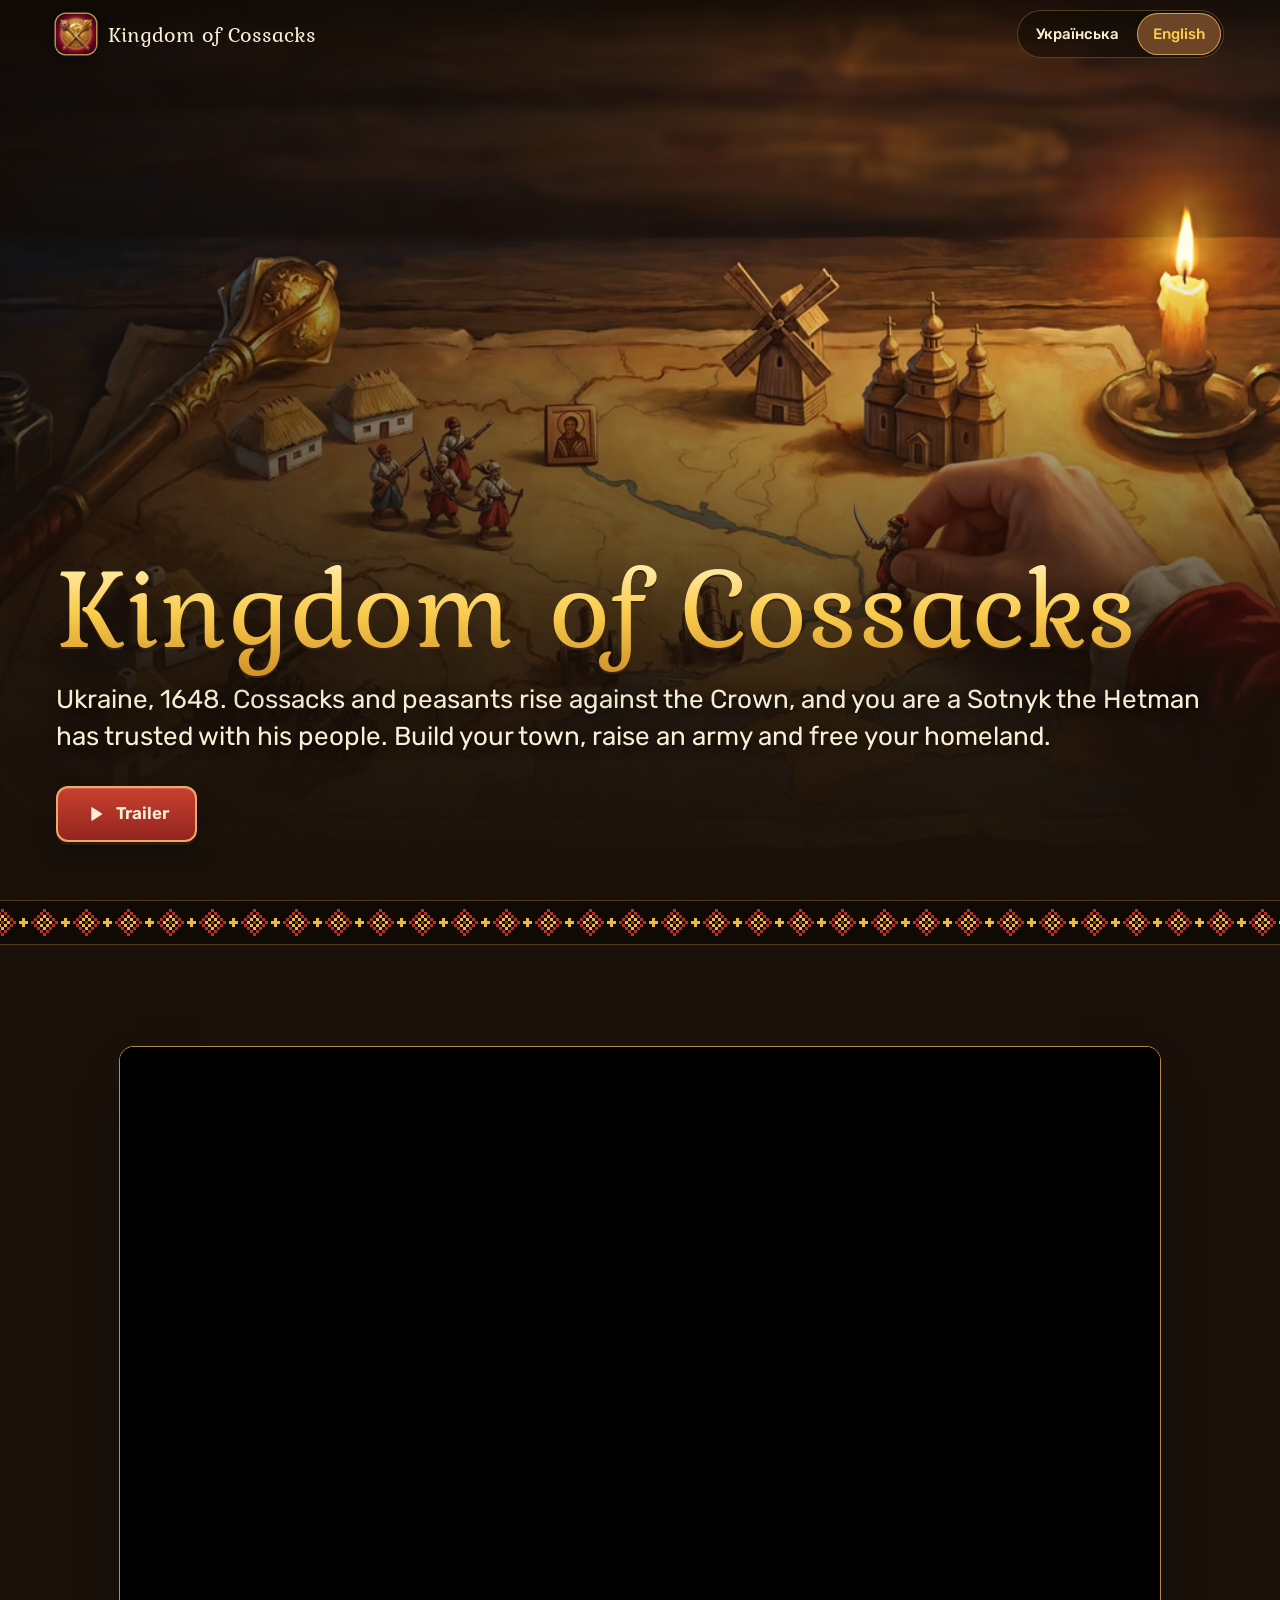
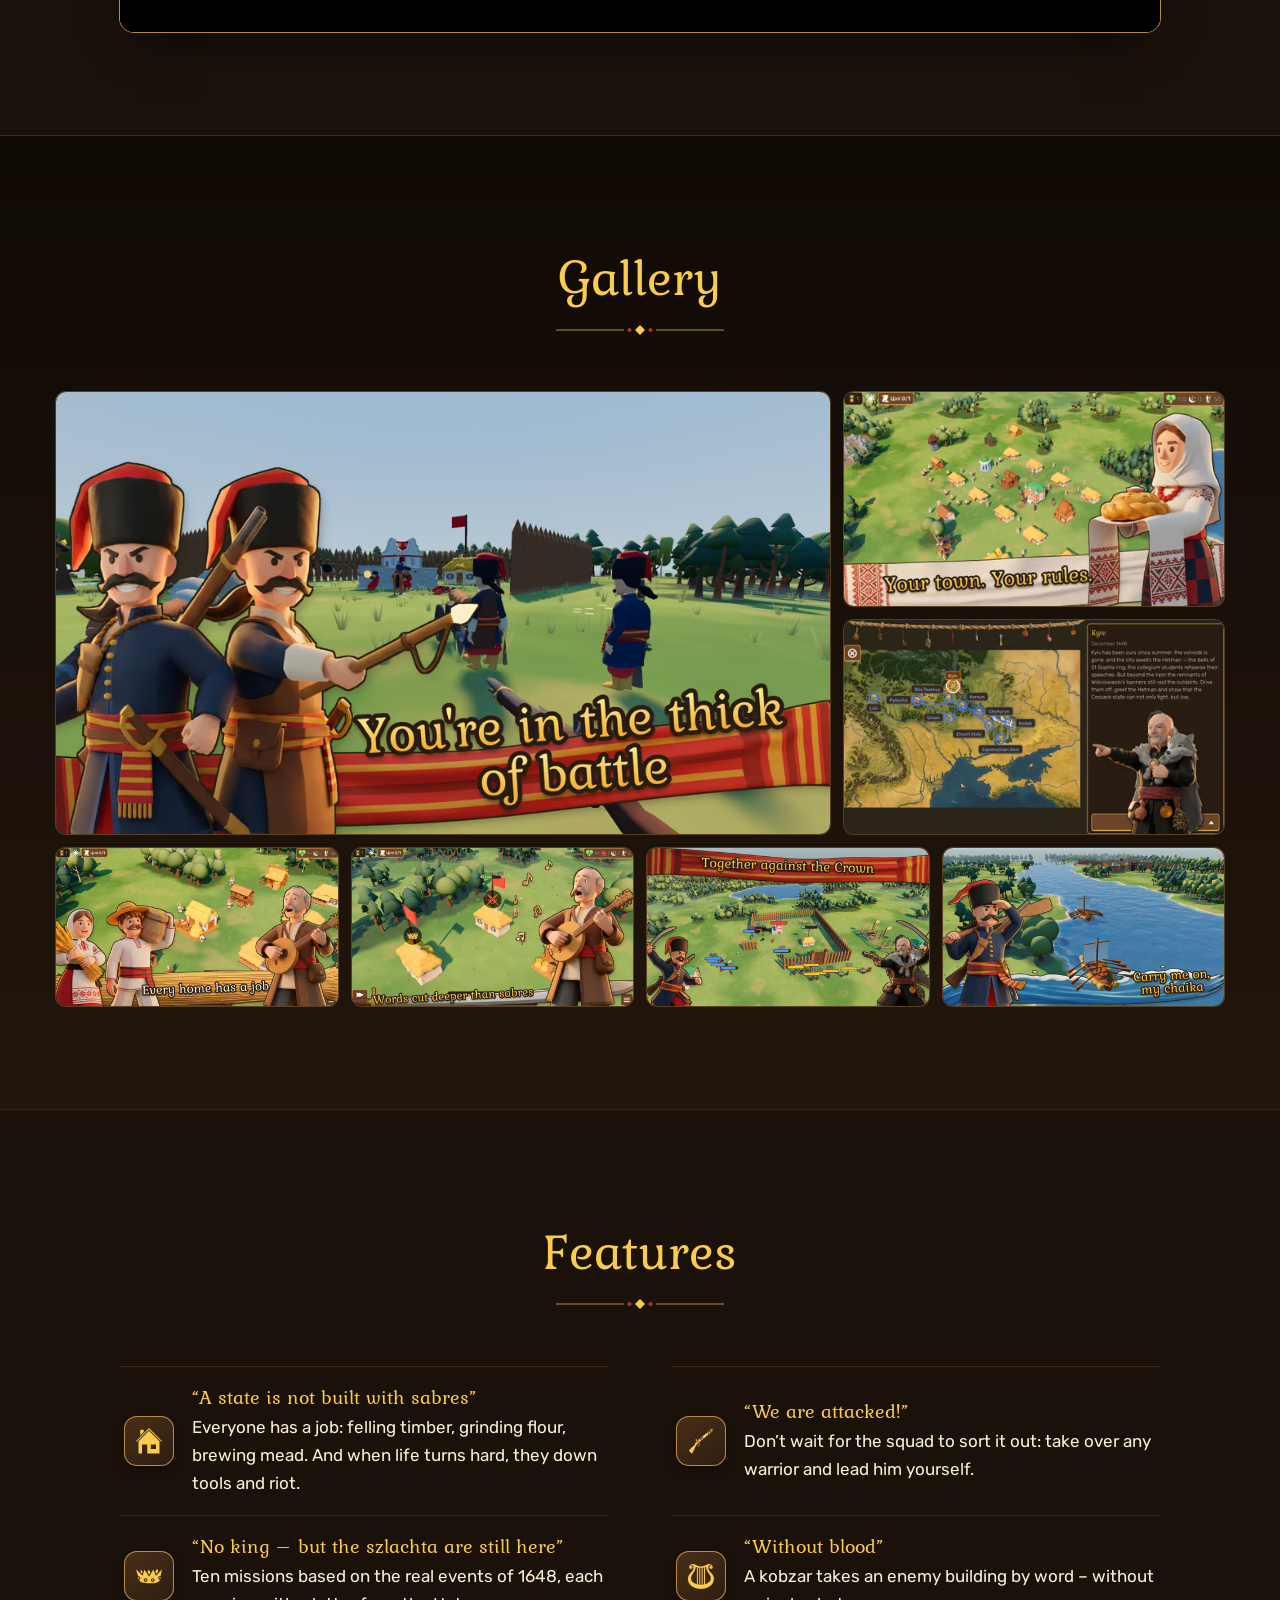
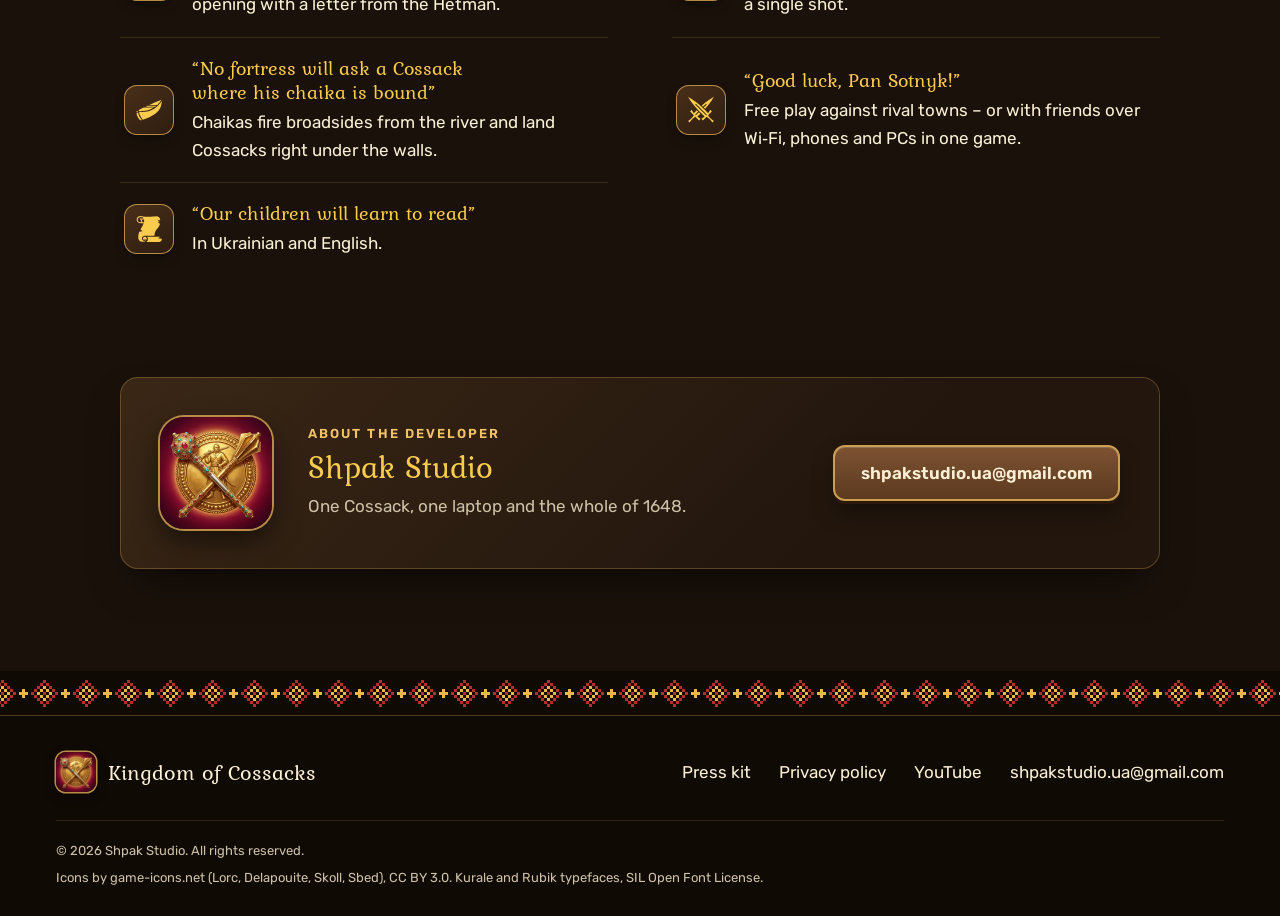
<file: index.html>
<!doctype html>
<html lang="uk">
<head>
<meta charset="utf-8">
<meta name="viewport" content="width=device-width, initial-scale=1, viewport-fit=cover">
<title>Держава Козаків</title>
<meta name="description" content="Містобудівник і стратегія про повстання 1648 року. Збудуй козацьке місто, збери військо, звільни Україну регіон за регіоном. Android і ПК, без реклами.">
<meta name="theme-color" content="#1a110a">
<meta name="google-site-verification" content="KmJgrIy6gUjldq7PElxVYSlpNYp5tbZFA-CYkZ45IH0" />
<script>
// Перший захід: мова з налаштувань браузера (українська є серед мов – лишаємось, інакше англійська).
// Далі діє вибір із перемикача. Стоїть у <head>, щоб сторінка не блимала перед переходом.
(function () {
  try {
    var saved = localStorage.getItem("lang");
    var browser = (navigator.languages || [navigator.language || ""]).some(function (l) { return /^uk\b/i.test(l); }) ? "uk" : "en";
    if ((saved || browser) === "en") location.replace("./en/" + location.hash);
  } catch (e) {}
})();
</script>
<link rel="canonical" href="https://shpytchuk-vasyl.github.io/KingdomOfCossacksSite/">
<meta property="og:url" content="https://shpytchuk-vasyl.github.io/KingdomOfCossacksSite/">
<link rel="alternate" hreflang="uk" href="https://shpytchuk-vasyl.github.io/KingdomOfCossacksSite/">
<link rel="alternate" hreflang="en" href="https://shpytchuk-vasyl.github.io/KingdomOfCossacksSite/en/">
<link rel="alternate" hreflang="x-default" href="https://shpytchuk-vasyl.github.io/KingdomOfCossacksSite/en/">
<meta property="og:type" content="website">
<meta property="og:site_name" content="Держава Козаків">
<meta property="og:title" content="Держава Козаків">
<meta property="og:description" content="Україна, 1648 рік. Козаки й селяни повстають проти Корони, а ти – сотник, якому гетьман довірив людей. Збудуй своє місто, збери військо й звільни рідний край.">
<meta property="og:image" content="https://shpytchuk-vasyl.github.io/KingdomOfCossacksSite/assets/img/og.jpg">
<meta property="og:image:width" content="1200">
<meta property="og:image:height" content="630">
<meta property="og:locale" content="uk_UA">
<meta name="twitter:card" content="summary_large_image">
<link rel="icon" type="image/png" sizes="32x32" href="./assets/img/favicon-32.png">
<link rel="apple-touch-icon" href="./assets/img/apple-touch-icon.png">
<link rel="preload" as="font" type="font/woff2" href="./assets/fonts/kurale.woff2" crossorigin>
<link rel="preload" as="font" type="font/woff2" href="./assets/fonts/rubik.woff2" crossorigin>
<link rel="preload" as="image" type="image/avif" media="(max-aspect-ratio: 4/5)" href="./assets/img/hero-tall-960-2g-B0B384Q.avif" imagesrcset="./assets/img/hero-tall-640-2g-B0B384Q.avif 640w, ./assets/img/hero-tall-960-2g-B0B384Q.avif 960w, ./assets/img/hero-tall-1190-2g-B0B384Q.avif 1190w" imagesizes="135vw">
<link rel="preload" as="image" type="image/avif" media="(min-aspect-ratio: 4/5)" href="./assets/img/hero-1920-Sloxx4jPPY.avif" imagesrcset="./assets/img/hero-1280-Sloxx4jPPY.avif 1280w, ./assets/img/hero-1920-Sloxx4jPPY.avif 1920w, ./assets/img/hero-2560-Sloxx4jPPY.avif 2560w" imagesizes="100vw">
<link rel="stylesheet" href="./assets/css/site.css">
<script src="./assets/js/site.js" defer></script>
<script type="application/ld+json">
{"@context":"https://schema.org","@type":"VideoGame","name":"Держава Козаків","description":"Україна, 1648 рік. Козаки й селяни повстають проти Корони, а ти – сотник, якому гетьман довірив людей. Збудуй своє місто, збери військо й звільни рідний край.","inLanguage":["uk","en"],"gamePlatform":["Android","Windows"],"genre":["City builder","Strategy"],"image":"https://shpytchuk-vasyl.github.io/KingdomOfCossacksSite/assets/img/og.jpg","author":{"@type":"Organization","name":"Shpak Studio"}}
</script>
</head>
<body class="is-home">
<a class="skip-link" href="#main">До змісту</a>
<header class="site-header">
  <div class="site-header__bar">
    <a class="brand" href="./" aria-label="Держава Козаків">
      <picture><source type="image/avif" srcset="./assets/img/icon-96-zHIRQW5aMn.avif 96w, ./assets/img/icon-192-zHIRQW5aMn.avif 192w, ./assets/img/icon-384-zHIRQW5aMn.avif 384w" sizes="40px"><img class="brand__mark" src="./assets/img/icon-192-zHIRQW5aMn.webp" srcset="./assets/img/icon-96-zHIRQW5aMn.webp 96w, ./assets/img/icon-192-zHIRQW5aMn.webp 192w, ./assets/img/icon-384-zHIRQW5aMn.webp 384w" sizes="40px" width="384" height="384" alt="" fetchpriority="high"></picture>
      <span class="brand__name">Держава Козаків</span>
    </a>
    <nav class="lang-switch" aria-label="Мова сайту">
      <a href="./" lang="uk" hreflang="uk" data-set-lang="uk" aria-current="page">Українська</a>
      <a href="./en/" lang="en" hreflang="en" data-set-lang="en">English</a>
    </nav>
  </div>
</header>

<main id="main">
<section class="hero" aria-labelledby="hero-title">
  <picture><source media="(max-aspect-ratio: 4/5)" type="image/avif" srcset="./assets/img/hero-tall-640-2g-B0B384Q.avif 640w, ./assets/img/hero-tall-960-2g-B0B384Q.avif 960w, ./assets/img/hero-tall-1190-2g-B0B384Q.avif 1190w" sizes="135vw"><source media="(max-aspect-ratio: 4/5)" type="image/webp" srcset="./assets/img/hero-tall-640-2g-B0B384Q.webp 640w, ./assets/img/hero-tall-960-2g-B0B384Q.webp 960w, ./assets/img/hero-tall-1190-2g-B0B384Q.webp 1190w" sizes="135vw"><source type="image/avif" srcset="./assets/img/hero-1280-Sloxx4jPPY.avif 1280w, ./assets/img/hero-1920-Sloxx4jPPY.avif 1920w, ./assets/img/hero-2560-Sloxx4jPPY.avif 2560w" sizes="100vw"><img class="hero__art" src="./assets/img/hero-1280-Sloxx4jPPY.webp" srcset="./assets/img/hero-1280-Sloxx4jPPY.webp 1280w, ./assets/img/hero-1920-Sloxx4jPPY.webp 1920w, ./assets/img/hero-2560-Sloxx4jPPY.webp 2560w" sizes="100vw" alt="" fetchpriority="high"></picture>
  <div class="container hero__inner">
    <h1 id="hero-title" class="hero__title">Держава Козаків</h1>
    <p class="hero__lead">Україна, 1648 рік. Козаки й селяни повстають проти Корони, а ти – сотник, якому гетьман довірив людей. Збудуй своє місто, збери військо й звільни рідний край.</p>
    <div class="hero__cta">
      <a class="btn btn--primary" href="#trailer"><svg viewBox="0 0 24 24" aria-hidden="true" focusable="false"><path d="M8 5.2v13.6a.6.6 0 0 0 .92.5l10.6-6.8a.6.6 0 0 0 0-1L8.92 4.7A.6.6 0 0 0 8 5.2z" fill="currentColor"/></svg>
Трейлер</a>
      

    </div>
  </div>
</section>

<div class="ornament" aria-hidden="true"></div>
<section id="trailer" class="section" aria-labelledby="trailer-title">
  <div class="container container--narrow">
    <h2 id="trailer-title" class="visually-hidden">Трейлер</h2>
    
<div class="trailer">
  <iframe src="https://www.youtube.com/embed/whLM8h1D1ig" title="Трейлер" loading="lazy"
    allow="accelerometer; autoplay; clipboard-write; encrypted-media; gyroscope; picture-in-picture; web-share"
    referrerpolicy="strict-origin-when-cross-origin" allowfullscreen></iframe>
</div>

  </div>
</section>

<section id="gallery" class="section section--band" aria-labelledby="gallery-title">
  <div class="container">
    <header class="section-head">
      <h2 id="gallery-title">Галерея</h2>
    </header>
    <ul class="gallery" data-count="7">
      <li class="gallery__cell">
        <a class="shot" href="./assets/img/control-uk-2560-cdia6vpXgG.webp" data-index="0">
          <picture><source type="image/avif" srcset="./assets/img/control-uk-480-cdia6vpXgG.avif 480w, ./assets/img/control-uk-960-cdia6vpXgG.avif 960w, ./assets/img/control-uk-1600-cdia6vpXgG.avif 1600w, ./assets/img/control-uk-2560-cdia6vpXgG.avif 2560w" sizes="(min-width: 1240px) 790px, (min-width: 900px) 65vw, 100vw"><img src="./assets/img/control-uk-960-cdia6vpXgG.webp" srcset="./assets/img/control-uk-480-cdia6vpXgG.webp 480w, ./assets/img/control-uk-960-cdia6vpXgG.webp 960w, ./assets/img/control-uk-1600-cdia6vpXgG.webp 1600w, ./assets/img/control-uk-2560-cdia6vpXgG.webp 2560w" sizes="(min-width: 1240px) 790px, (min-width: 900px) 65vw, 100vw" width="2560" height="1440" alt="Ти в самому бою. Вигляд від першої особи: козак із мушкетом, поруч гармата щойно вистрілила по частоколу" loading="lazy" decoding="async"></picture>
        </a>
      </li>
      <li class="gallery__cell">
        <a class="shot" href="./assets/img/city-uk-2560-edC7VRmCOQ.webp" data-index="1">
          <picture><source type="image/avif" srcset="./assets/img/city-uk-480-edC7VRmCOQ.avif 480w, ./assets/img/city-uk-960-edC7VRmCOQ.avif 960w, ./assets/img/city-uk-1600-edC7VRmCOQ.avif 1600w, ./assets/img/city-uk-2560-edC7VRmCOQ.avif 2560w" sizes="(min-width: 1240px) 390px, (min-width: 900px) 32vw, 50vw"><img src="./assets/img/city-uk-960-edC7VRmCOQ.webp" srcset="./assets/img/city-uk-480-edC7VRmCOQ.webp 480w, ./assets/img/city-uk-960-edC7VRmCOQ.webp 960w, ./assets/img/city-uk-1600-edC7VRmCOQ.webp 1600w, ./assets/img/city-uk-2560-edC7VRmCOQ.webp 2560w" sizes="(min-width: 1240px) 390px, (min-width: 900px) 32vw, 50vw" width="2560" height="1440" alt="Твоє місто. Твої правила. Козацьке місто згори: Ратуша, хати під стріхою, церква, альтанки, жителі на вулицях, озеро" loading="lazy" decoding="async"></picture>
        </a>
      </li>
      <li class="gallery__cell">
        <a class="shot" href="./assets/img/campaign-uk-2560-JIpXIrQUs9.webp" data-index="2">
          <picture><source type="image/avif" srcset="./assets/img/campaign-uk-480-JIpXIrQUs9.avif 480w, ./assets/img/campaign-uk-960-JIpXIrQUs9.avif 960w, ./assets/img/campaign-uk-1600-JIpXIrQUs9.avif 1600w, ./assets/img/campaign-uk-2560-JIpXIrQUs9.avif 2560w" sizes="(min-width: 1240px) 390px, (min-width: 900px) 32vw, 50vw"><img src="./assets/img/campaign-uk-960-JIpXIrQUs9.webp" srcset="./assets/img/campaign-uk-480-JIpXIrQUs9.webp 480w, ./assets/img/campaign-uk-960-JIpXIrQUs9.webp 960w, ./assets/img/campaign-uk-1600-JIpXIrQUs9.webp 1600w, ./assets/img/campaign-uk-2560-JIpXIrQUs9.webp 2560w" sizes="(min-width: 1240px) 390px, (min-width: 900px) 32vw, 50vw" width="2560" height="1440" alt="Карта кампанії: шлях від Запорозької Січі до Києва й лист гетьмана про місію" loading="lazy" decoding="async"></picture>
        </a>
      </li>
      <li class="gallery__cell">
        <a class="shot" href="./assets/img/economy-uk-2560-ottMs2EK2w.webp" data-index="3">
          <picture><source type="image/avif" srcset="./assets/img/economy-uk-480-ottMs2EK2w.avif 480w, ./assets/img/economy-uk-960-ottMs2EK2w.avif 960w, ./assets/img/economy-uk-1600-ottMs2EK2w.avif 1600w, ./assets/img/economy-uk-2560-ottMs2EK2w.avif 2560w" sizes="(min-width: 1240px) 390px, (min-width: 900px) 32vw, 50vw"><img src="./assets/img/economy-uk-960-ottMs2EK2w.webp" srcset="./assets/img/economy-uk-480-ottMs2EK2w.webp 480w, ./assets/img/economy-uk-960-ottMs2EK2w.webp 960w, ./assets/img/economy-uk-1600-ottMs2EK2w.webp 1600w, ./assets/img/economy-uk-2560-ottMs2EK2w.webp 2560w" sizes="(min-width: 1240px) 390px, (min-width: 900px) 32vw, 50vw" width="2560" height="1440" alt="Кожна хата при ділі. Ферма, хати й майстерня зблизька, селяни несуть урожай" loading="lazy" decoding="async"></picture>
        </a>
      </li>
      <li class="gallery__cell">
        <a class="shot" href="./assets/img/word-uk-2560-IThy4T_L-l.webp" data-index="4">
          <picture><source type="image/avif" srcset="./assets/img/word-uk-480-IThy4T_L-l.avif 480w, ./assets/img/word-uk-960-IThy4T_L-l.avif 960w, ./assets/img/word-uk-1600-IThy4T_L-l.avif 1600w, ./assets/img/word-uk-2560-IThy4T_L-l.avif 2560w" sizes="(min-width: 1240px) 390px, (min-width: 900px) 32vw, 50vw"><img src="./assets/img/word-uk-960-IThy4T_L-l.webp" srcset="./assets/img/word-uk-480-IThy4T_L-l.webp 480w, ./assets/img/word-uk-960-IThy4T_L-l.webp 960w, ./assets/img/word-uk-1600-IThy4T_L-l.webp 1600w, ./assets/img/word-uk-2560-IThy4T_L-l.webp 2560w" sizes="(min-width: 1240px) 390px, (min-width: 900px) 32vw, 50vw" width="2560" height="1440" alt="Слово не горобець – а шабля. Кобзар біля ворожої хати з прапором Корони, над дахом шкала «Словом 47 %»" loading="lazy" decoding="async"></picture>
        </a>
      </li>
      <li class="gallery__cell">
        <a class="shot" href="./assets/img/players-uk-2560-WTLlcfoN4P.webp" data-index="5">
          <picture><source type="image/avif" srcset="./assets/img/players-uk-480-WTLlcfoN4P.avif 480w, ./assets/img/players-uk-960-WTLlcfoN4P.avif 960w, ./assets/img/players-uk-1600-WTLlcfoN4P.avif 1600w, ./assets/img/players-uk-2560-WTLlcfoN4P.avif 2560w" sizes="(min-width: 1240px) 390px, (min-width: 900px) 32vw, 50vw"><img src="./assets/img/players-uk-960-WTLlcfoN4P.webp" srcset="./assets/img/players-uk-480-WTLlcfoN4P.webp 480w, ./assets/img/players-uk-960-WTLlcfoN4P.webp 960w, ./assets/img/players-uk-1600-WTLlcfoN4P.webp 1600w, ./assets/img/players-uk-2560-WTLlcfoN4P.webp 2560w" sizes="(min-width: 1240px) 390px, (min-width: 900px) 32vw, 50vw" width="2560" height="1440" alt="Разом проти Корони. Два козацькі загони, із синіми й жовтими смужками здоровʼя, з двох боків штурмують табір Корони за частоколом" loading="lazy" decoding="async"></picture>
        </a>
      </li>
      <li class="gallery__cell">
        <a class="shot" href="./assets/img/chaikas-uk-2560-nZaoVUhGhE.webp" data-index="6">
          <picture><source type="image/avif" srcset="./assets/img/chaikas-uk-480-nZaoVUhGhE.avif 480w, ./assets/img/chaikas-uk-960-nZaoVUhGhE.avif 960w, ./assets/img/chaikas-uk-1600-nZaoVUhGhE.avif 1600w, ./assets/img/chaikas-uk-2560-nZaoVUhGhE.avif 2560w" sizes="(min-width: 1240px) 390px, (min-width: 900px) 32vw, 50vw"><img src="./assets/img/chaikas-uk-960-nZaoVUhGhE.webp" srcset="./assets/img/chaikas-uk-480-nZaoVUhGhE.webp 480w, ./assets/img/chaikas-uk-960-nZaoVUhGhE.webp 960w, ./assets/img/chaikas-uk-1600-nZaoVUhGhE.webp 1600w, ./assets/img/chaikas-uk-2560-nZaoVUhGhE.webp 2560w" sizes="(min-width: 1240px) 390px, (min-width: 900px) 32vw, 50vw" width="2560" height="1440" alt="Неси мене, моя чайко, неси. Дві чайки пливуть Дніпром, на далекому березі фортеця Кодак" loading="lazy" decoding="async"></picture>
        </a>
      </li>
    </ul>
  </div>
</section>

<section id="features" class="section" aria-labelledby="features-title">
  <div class="container container--narrow">
    <header class="section-head">
      <h2 id="features-title">Особливості</h2>
    </header>
    <ul class="features">
      <li class="feature">
        <span class="feature__icon"><svg class="icon" aria-hidden="true" focusable="false" xmlns="http://www.w3.org/2000/svg" viewBox="0 0 512 512"><path fill="currentColor" d="M256 19.27L25.637 249.638 19.27 256 32 268.73l6.363-6.367L256 44.727l217.637 217.636L480 268.73 492.73 256l-6.367-6.363zM96 48v107.273l64-64.002V48zm160 20.727l-192 192V486h64V320h96v166h224V260.727zM288 320h96v80h-96z"/></svg></span>
        <div>
          <h3 class="feature__title">«Шаблями держави не збудуєш»</h3>
          <p>Кожен житель при ділі: рубає ліс, меле борошно, варить мед. А як людям зле – кидають роботу й бунтують.</p>
        </div>
      </li>
      <li class="feature">
        <span class="feature__icon"><svg class="icon" aria-hidden="true" focusable="false" xmlns="http://www.w3.org/2000/svg" viewBox="0 0 512 512"><path fill="currentColor" d="M424.045 26.605l2.54 11.19 16.15-13.06zm-205.53 312.32a24.07 24.07 0 0 0 1.54-36l6.15-5.17c.72.73 1.41 1.5 2.07 2.31a32.09 32.09 0 0 1-45.62 44.74q2.13-3.69 4.14-7a24.12 24.12 0 0 0 31.72 1.12zm-18.1-19.47l10.32 7.66-15.53-2.3c.58-.81 1.14-1.58 1.69-2.29zm76.89-80.34l-31.33-38.65 15.26-12.34 31.33 38.65zm137.88-111.75l-31.33-38.65 15.27-12.37 31.33 38.64zm-41.83-26.18l25.91 32c-26.82 22.18-62.15 51.42-96.92 80.29l-26.75-33zm-252.76 239.74l10 1.16 32.83-65.86a28.13 28.13 0 0 0 41-38.11l4.52-3.67 26.53-21.52 27.14 33.48c-32.82 27.33-61.6 51.43-77.37 65-26.12 32.63-84.5 163.79-95.81 175.86-13.73-4.68-26.77-40.12-54-55.2 9.14-18.66 85.16-91.14 85.16-91.14zm33.05-113.81c1.5 2.11 5.69 5.81 8.38 5.81h.06c.35 0 1.29.17 2.48-1.65 7.15-11 18-16.41 25.26-12.77l-3.59 7.2c-1.77-.89-5.5.3-9.38 3.63l14.75 18.2a12.13 12.13 0 1 1-18.91.1l-6-7.44a10 10 0 0 1-4.4 1.12h-.23c-8.12 0-14.83-9.36-14.89-9.45zm259.84-158.46l46.5-37.73 11.06 13.68-46.49 37.69zm63.08 1.27l-37.46 30.31-5.73-7.07 37.42-30.34z"/></svg></span>
        <div>
          <h3 class="feature__title">«На нас напали!»</h3>
          <p>Не чекай, поки загін розбереться: візьми будь‑якого воїна на себе й веди його сам.</p>
        </div>
      </li>
      <li class="feature">
        <span class="feature__icon"><svg class="icon" aria-hidden="true" focusable="false" xmlns="http://www.w3.org/2000/svg" viewBox="0 0 512 512"><path fill="currentColor" d="M408.256 119.46l-37.7 52.165 19.57 44.426 34.8-37.214-16.67-59.375zm86.074 12.513L384.44 249.498 334.01 135.02l-75.162 132.947-86.948-131.78-33.334 114.122L17.922 132.83l39.3 127.6c1.945-.348 3.94-.54 5.98-.54 18.812 0 34.26 15.452 34.26 34.262 0 13.823-8.346 25.822-20.235 31.22l5.337 17.33c12.425 25.466 71.863 45.152 176.582 47.206 110.805 2.174 178.12-17.54 189.854-47.207h-.002l4.357-20.26c-16.836-2.114-30.02-16.612-30.02-33.986 0-18.81 15.45-34.262 34.263-34.262 3.513 0 6.91.54 10.11 1.54l26.622-123.762zm-391.77 2.04l1.22 56.337 25.56 24.89 9.592-32.842-36.37-48.386zm150.585 2.91l-24.483 51.36 28.955 43.885 24.922-44.08-29.395-51.166zm204.453 135.962c-8.712 0-15.575 6.862-15.575 15.572 0 8.71 6.863 15.574 15.575 15.574s15.572-6.863 15.572-15.573-6.86-15.572-15.572-15.572zM63.2 278.58c-8.71 0-15.573 6.864-15.573 15.574s6.862 15.573 15.574 15.573c8.713 0 15.573-6.862 15.573-15.573 0-8.71-6.86-15.574-15.572-15.574zm130.33 17.842c18.812 0 34.26 15.45 34.26 34.262 0 18.81-15.448 34.26-34.26 34.26-18.813 0-34.262-15.45-34.262-34.26s15.45-34.262 34.26-34.262zm131.234 0c18.812 0 34.26 15.45 34.26 34.262 0 18.81-15.448 34.26-34.26 34.26-18.813 0-34.262-15.45-34.262-34.26s15.45-34.262 34.262-34.262zm-131.235 18.69c-8.713 0-15.573 6.86-15.573 15.572 0 8.71 6.86 15.574 15.572 15.574 8.71 0 15.572-6.864 15.572-15.574s-6.86-15.573-15.573-15.573zm131.234 0c-8.712 0-15.573 6.86-15.573 15.572 0 8.71 6.862 15.574 15.574 15.574s15.574-6.864 15.574-15.574-6.862-15.573-15.574-15.573z"/></svg></span>
        <div>
          <h3 class="feature__title">«Короля нема, а шляхта є»</h3>
          <p>Десять місій за справжніми подіями 1648 року, і перед кожною – лист гетьмана.</p>
        </div>
      </li>
      <li class="feature">
        <span class="feature__icon"><svg class="icon" aria-hidden="true" focusable="false" xmlns="http://www.w3.org/2000/svg" viewBox="0 0 512 512"><path fill="currentColor" d="M108.656 35.063c-15.053.138-33.413 5.378-46.97 15.812-10.75 8.276-18.777 19.27-21.186 34.438.21-.126.414-.252.625-.376-.843 2.816-1.313 5.786-1.313 8.876 0 17.087 13.85 30.937 30.938 30.937 14.293 0 26.324-9.705 29.875-22.875.028-.115.067-.23.094-.344.48-2.082.768-4.042.905-5.843.025-.327.017-.65.03-.968.005-.126.03-.25.032-.376.007-.182-.002-.353 0-.53 0-1.526-.098-3.036-.312-4.5-1.367-8.018-6.778-12.156-12.594-13.72-8.527-2.293-19.055.637-23.75 18.156l-.468-.125C62.04 74.12 72.213 63.885 83.94 60.78c2.476-.654 5.053-1.005 7.656-.968 9.072.13 18.445 4.88 24.562 17.126.087.173.165.355.25.53 5.208 15.233 2.11 43.32-3.344 57.626-7.288 18.753-22.376 40.504-47.687 65.5C6.99 258.252 4 329.824 39.97 388.814 75.936 447.8 152.13 493.56 254.437 493.56c102.306 0 178.47-45.76 214.437-104.75 35.882-58.848 32.982-130.225-25-187.812l-.406-.406h-.033c-25.31-24.996-40.367-46.747-47.656-65.5-5.23-16.453-9.09-42.988-2.655-57.625.058-.128.128-.25.188-.376.025-.05.037-.106.062-.156 6.117-12.246 15.49-16.996 24.563-17.126 2.602-.037 5.18.314 7.656.97 11.724 3.102 21.87 13.337 19.344 32.843l-.438.125c-4.694-17.52-15.222-20.45-23.75-18.156-4.41 1.185-8.603 3.85-10.97 8.562-.012.04-.017.085-.03.125-.975 3.007-1.5 6.203-1.5 9.532 0 17.088 13.85 30.938 30.938 30.938 17.087 0 30.937-13.85 30.937-30.938 0-4.355-.907-8.49-2.53-12.25-3.058-13.244-10.598-23.112-20.44-30.687-14.458-11.13-34.39-16.363-49.936-15.78-13.378.5-24.85 4.108-33.22 10.53-3.412 2.617-6.383 5.702-8.844 9.375-69.455 35.508-138.89 38.75-208.344-7.75-.642-.557-1.29-1.105-1.968-1.625-8.37-6.422-19.843-10.03-33.22-10.53-.97-.037-1.964-.042-2.968-.032zm52.78 53.124c6.338 2.648 12.666 4.987 19 7.032v313.06c-30.732-8.258-57.886-22.005-77.374-41.31-17.1-16.94-28.077-38.626-28.906-63.595-.828-24.97 8.274-52.702 28.97-82.625 41.323-59.752 57.163-103.6 58.31-132.563zm186.033 1.407c1.6 28.97 17.593 72.37 58.25 131.156 20.693 29.923 29.796 57.656 28.967 82.625-.828 24.97-11.807 46.654-28.906 63.594-19.023 18.846-45.374 32.4-75.217 40.717V94.844c5.636-1.606 11.27-3.35 16.906-5.25zm-35.595 10v312.53c-8.21 1.63-16.606 2.878-25.125 3.782V104.094c8.376-1.122 16.75-2.63 25.125-4.5zm-112.75.78c8.45 1.97 16.894 3.442 25.344 4.44v311.342c-8.59-.84-17.057-2.05-25.345-3.625V100.376zm68.938 5.564v311.375c-4.54.198-9.088.312-13.657.312-3.76 0-7.506-.053-11.25-.188V106.28c8.293.314 16.614.18 24.906-.343z"/></svg></span>
        <div>
          <h3 class="feature__title">«Без крові»</h3>
          <p>Кобзар бере ворожу будівлю словом – без жодного пострілу.</p>
        </div>
      </li>
      <li class="feature">
        <span class="feature__icon"><svg class="icon" aria-hidden="true" focusable="false" xmlns="http://www.w3.org/2000/svg" viewBox="0 0 512 512"><path fill="currentColor" d="M482.2 66.37c-62.8 22.61-139.5 57.53-219.3 96.03H408c31.3-31.8 55-66.02 74.2-96.03zm9.1 18.91C462.4 129.7 423 182.1 363.8 223.3c-67.2 46.8-159.8 78.3-288.82 66.9 2.19 55.4 28.92 97.4 67.92 143.7 184.6-62.2 266.8-127.6 306-191.2 32.4-52.7 35.9-105.4 42.4-157.42zM226 180.4c-9.5 4.7-19.1 9.4-28.6 14.1h175c5.8-4.6 11.3-9.3 16.7-14.1zm-64.8 32.1c-33.3 16.7-66.19 33.2-98.25 49.4.26.1.52.3.77.4 4.1 2.4 7.87 5.7 10.24 9.9 123.04 11.6 209.84-17 273.84-59.7zm-121.63 62c-6.3 0-11.89 1.6-15.22 3.5s-3.62 3.3-3.62 3.4c0 .1.29 1.5 3.62 3.4s8.92 3.5 15.22 3.5c6.3 0 11.89-1.6 15.22-3.5s3.62-3.3 3.62-3.4c0-.1-.29-1.5-3.62-3.4s-8.92-3.5-15.22-3.5zm18.34 28.7c-5.5 2-11.72 3.1-18.34 3.1-4.33 0-8.48-.5-12.38-1.4 2.45 28.1 12.83 60.1 26.72 86.3 9.54 18.1 20.63 33.5 30.85 43.1 10.22 9.7 18.54 12.4 22.94 11 5.7-1.8 11.3-3.6 16.8-5.4-34.9-42.2-61.13-84.1-66.59-136.7z"/></svg></span>
        <div>
          <h3 class="feature__title">«Жодна фортеця не спитає козака, куди пливе його чайка»</h3>
          <p>Чайки бʼють бортовим залпом з річки й висаджують козаків під самі мури.</p>
        </div>
      </li>
      <li class="feature">
        <span class="feature__icon"><svg class="icon" aria-hidden="true" focusable="false" xmlns="http://www.w3.org/2000/svg" viewBox="0 0 512 512"><path fill="currentColor" d="M19.75 14.438c59.538 112.29 142.51 202.35 232.28 292.718l3.626 3.75.063-.062c21.827 21.93 44.04 43.923 66.405 66.25-18.856 14.813-38.974 28.2-59.938 40.312l28.532 28.53 68.717-68.717c42.337 27.636 76.286 63.646 104.094 105.81l28.064-28.06c-42.47-27.493-79.74-60.206-106.03-103.876l68.936-68.938-28.53-28.53c-11.115 21.853-24.413 42.015-39.47 60.593-43.852-43.8-86.462-85.842-130.125-125.47-.224-.203-.432-.422-.656-.625C183.624 122.75 108.515 63.91 19.75 14.437zm471.875 0c-83.038 46.28-154.122 100.78-221.97 161.156l22.814 21.562 56.81-56.812 13.22 13.187-56.438 56.44 24.594 23.186c61.802-66.92 117.6-136.92 160.97-218.72zm-329.53 125.906l200.56 200.53c-4.36 4.443-8.84 8.793-13.405 13.032L148.875 153.53l13.22-13.186zm-76.69 113.28l-28.5 28.532 68.907 68.906c-26.29 43.673-63.53 76.414-106 103.907l28.063 28.06c27.807-42.164 61.758-78.174 104.094-105.81l68.718 68.717 28.53-28.53c-20.962-12.113-41.08-25.5-59.937-40.313 17.865-17.83 35.61-35.433 53.157-52.97l-24.843-25.655-55.47 55.467c-4.565-4.238-9.014-8.62-13.374-13.062l55.844-55.844-24.53-25.374c-18.28 17.856-36.602 36.06-55.158 54.594-15.068-18.587-28.38-38.758-39.5-60.625z"/></svg></span>
        <div>
          <h3 class="feature__title">«Хай щастить, пане сотнику!»</h3>
          <p>Вільна гра проти міст‑суперників – або з друзями по Wi‑Fi, телефони й ПК в одній грі.</p>
        </div>
      </li>
      <li class="feature">
        <span class="feature__icon"><svg class="icon" aria-hidden="true" focusable="false" xmlns="http://www.w3.org/2000/svg" viewBox="0 0 512 512"><path fill="currentColor" d="M103.432 17.844c-1.118.005-2.234.032-3.348.08-2.547.11-5.083.334-7.604.678-20.167 2.747-39.158 13.667-52.324 33.67-24.613 37.4 2.194 98.025 56.625 98.025.536 0 1.058-.012 1.583-.022v.704h60.565c-10.758 31.994-30.298 66.596-52.448 101.43-2.162 3.4-4.254 6.878-6.29 10.406l34.878 35.733-56.263 9.423c-32.728 85.966-27.42 182.074 48.277 182.074v-.002l9.31.066c23.83-.57 46.732-4.298 61.325-12.887 4.174-2.458 7.63-5.237 10.467-8.42h-32.446c-20.33 5.95-40.8-6.94-47.396-25.922-8.956-25.77 7.52-52.36 31.867-60.452 5.803-1.93 11.723-2.834 17.565-2.834v-.406h178.33c-.57-44.403 16.35-90.125 49.184-126 23.955-26.176 42.03-60.624 51.3-94.846l-41.225-24.932 38.272-6.906-43.37-25.807h-.005l.002-.002.002.002 52.127-8.85c-5.232-39.134-28.84-68.113-77.37-68.113C341.14 32.26 222.11 35.29 149.34 28.496c-14.888-6.763-30.547-10.723-45.908-10.652zm.464 18.703c13.137.043 27.407 3.804 41.247 10.63l.033-.07c4.667 4.735 8.542 9.737 11.68 14.985H82.92l10.574 14.78c10.608 14.83 19.803 31.99 21.09 42.024.643 5.017-.11 7.167-1.814 8.836-1.705 1.67-6.228 3.875-15.99 3.875-40.587 0-56.878-44.952-41.012-69.06C66.238 46.64 79.582 39.22 95.002 37.12c2.89-.395 5.863-.583 8.894-.573zM118.5 80.78h46.28c4.275 15.734 3.656 33.07-.544 51.51H131.52c1.9-5.027 2.268-10.574 1.6-15.77-1.527-11.913-7.405-24.065-14.62-35.74zm101.553 317.095c6.44 6.84 11.192 15.31 13.37 24.914 3.797 16.736 3.092 31.208-1.767 43.204-4.526 11.175-12.576 19.79-22.29 26h237.19c14.448 0 24.887-5.678 32.2-14.318 7.312-8.64 11.2-20.514 10.705-32.352-.186-4.473-.978-8.913-2.407-13.18l-69.91-8.205 42.017-20.528c-8.32-3.442-18.64-5.537-31.375-5.537H220.053zm-42.668.506c-1.152-.003-2.306.048-3.457.153-2.633.242-5.256.775-7.824 1.63-15.11 5.02-25.338 21.54-20.11 36.583 3.673 10.57 15.347 17.71 25.654 13.938l1.555-.57h43.354c.946-6.36.754-13.882-1.358-23.192-3.71-16.358-20.543-28.483-37.815-28.54z"/></svg></span>
        <div>
          <h3 class="feature__title">«Наші діти вчитимуться читати»</h3>
          <p>Гра українською й англійською.</p>
        </div>
      </li>
    </ul>
  </div>
</section>

<section id="developer" class="section" aria-labelledby="dev-title">
  <div class="container container--narrow">
    <div class="dev">
      <picture><source type="image/avif" srcset="./assets/img/icon-96-zHIRQW5aMn.avif 96w, ./assets/img/icon-192-zHIRQW5aMn.avif 192w, ./assets/img/icon-384-zHIRQW5aMn.avif 384w" sizes="112px"><img class="dev__mark" src="./assets/img/icon-192-zHIRQW5aMn.webp" srcset="./assets/img/icon-96-zHIRQW5aMn.webp 96w, ./assets/img/icon-192-zHIRQW5aMn.webp 192w, ./assets/img/icon-384-zHIRQW5aMn.webp 384w" sizes="112px" width="384" height="384" alt="" loading="lazy" decoding="async"></picture>
      <div class="dev__body">
        <p class="eyebrow">Про розробника</p>
        <h2 id="dev-title" class="dev__title">Shpak Studio</h2>
        <p>Один козак, один ноутбук і цілий 1648 рік.</p>
      </div>
      <a class="btn" href="mailto:shpakstudio.ua@gmail.com">shpakstudio.ua@gmail.com</a>
    </div>
  </div>
</section>

<dialog class="lightbox" aria-label="Галерея">
  <div class="lightbox__track">
    <figure class="lightbox__slide">
      <picture><source type="image/avif" srcset="./assets/img/control-uk-480-cdia6vpXgG.avif 480w, ./assets/img/control-uk-960-cdia6vpXgG.avif 960w, ./assets/img/control-uk-1600-cdia6vpXgG.avif 1600w, ./assets/img/control-uk-2560-cdia6vpXgG.avif 2560w" sizes="100vw"><img src="./assets/img/control-uk-960-cdia6vpXgG.webp" srcset="./assets/img/control-uk-480-cdia6vpXgG.webp 480w, ./assets/img/control-uk-960-cdia6vpXgG.webp 960w, ./assets/img/control-uk-1600-cdia6vpXgG.webp 1600w, ./assets/img/control-uk-2560-cdia6vpXgG.webp 2560w" sizes="100vw" width="2560" height="1440" alt="Ти в самому бою. Вигляд від першої особи: козак із мушкетом, поруч гармата щойно вистрілила по частоколу" loading="lazy" decoding="async"></picture>
    </figure>
    <figure class="lightbox__slide">
      <picture><source type="image/avif" srcset="./assets/img/city-uk-480-edC7VRmCOQ.avif 480w, ./assets/img/city-uk-960-edC7VRmCOQ.avif 960w, ./assets/img/city-uk-1600-edC7VRmCOQ.avif 1600w, ./assets/img/city-uk-2560-edC7VRmCOQ.avif 2560w" sizes="100vw"><img src="./assets/img/city-uk-960-edC7VRmCOQ.webp" srcset="./assets/img/city-uk-480-edC7VRmCOQ.webp 480w, ./assets/img/city-uk-960-edC7VRmCOQ.webp 960w, ./assets/img/city-uk-1600-edC7VRmCOQ.webp 1600w, ./assets/img/city-uk-2560-edC7VRmCOQ.webp 2560w" sizes="100vw" width="2560" height="1440" alt="Твоє місто. Твої правила. Козацьке місто згори: Ратуша, хати під стріхою, церква, альтанки, жителі на вулицях, озеро" loading="lazy" decoding="async"></picture>
    </figure>
    <figure class="lightbox__slide">
      <picture><source type="image/avif" srcset="./assets/img/campaign-uk-480-JIpXIrQUs9.avif 480w, ./assets/img/campaign-uk-960-JIpXIrQUs9.avif 960w, ./assets/img/campaign-uk-1600-JIpXIrQUs9.avif 1600w, ./assets/img/campaign-uk-2560-JIpXIrQUs9.avif 2560w" sizes="100vw"><img src="./assets/img/campaign-uk-960-JIpXIrQUs9.webp" srcset="./assets/img/campaign-uk-480-JIpXIrQUs9.webp 480w, ./assets/img/campaign-uk-960-JIpXIrQUs9.webp 960w, ./assets/img/campaign-uk-1600-JIpXIrQUs9.webp 1600w, ./assets/img/campaign-uk-2560-JIpXIrQUs9.webp 2560w" sizes="100vw" width="2560" height="1440" alt="Карта кампанії: шлях від Запорозької Січі до Києва й лист гетьмана про місію" loading="lazy" decoding="async"></picture>
    </figure>
    <figure class="lightbox__slide">
      <picture><source type="image/avif" srcset="./assets/img/economy-uk-480-ottMs2EK2w.avif 480w, ./assets/img/economy-uk-960-ottMs2EK2w.avif 960w, ./assets/img/economy-uk-1600-ottMs2EK2w.avif 1600w, ./assets/img/economy-uk-2560-ottMs2EK2w.avif 2560w" sizes="100vw"><img src="./assets/img/economy-uk-960-ottMs2EK2w.webp" srcset="./assets/img/economy-uk-480-ottMs2EK2w.webp 480w, ./assets/img/economy-uk-960-ottMs2EK2w.webp 960w, ./assets/img/economy-uk-1600-ottMs2EK2w.webp 1600w, ./assets/img/economy-uk-2560-ottMs2EK2w.webp 2560w" sizes="100vw" width="2560" height="1440" alt="Кожна хата при ділі. Ферма, хати й майстерня зблизька, селяни несуть урожай" loading="lazy" decoding="async"></picture>
    </figure>
    <figure class="lightbox__slide">
      <picture><source type="image/avif" srcset="./assets/img/word-uk-480-IThy4T_L-l.avif 480w, ./assets/img/word-uk-960-IThy4T_L-l.avif 960w, ./assets/img/word-uk-1600-IThy4T_L-l.avif 1600w, ./assets/img/word-uk-2560-IThy4T_L-l.avif 2560w" sizes="100vw"><img src="./assets/img/word-uk-960-IThy4T_L-l.webp" srcset="./assets/img/word-uk-480-IThy4T_L-l.webp 480w, ./assets/img/word-uk-960-IThy4T_L-l.webp 960w, ./assets/img/word-uk-1600-IThy4T_L-l.webp 1600w, ./assets/img/word-uk-2560-IThy4T_L-l.webp 2560w" sizes="100vw" width="2560" height="1440" alt="Слово не горобець – а шабля. Кобзар біля ворожої хати з прапором Корони, над дахом шкала «Словом 47 %»" loading="lazy" decoding="async"></picture>
    </figure>
    <figure class="lightbox__slide">
      <picture><source type="image/avif" srcset="./assets/img/players-uk-480-WTLlcfoN4P.avif 480w, ./assets/img/players-uk-960-WTLlcfoN4P.avif 960w, ./assets/img/players-uk-1600-WTLlcfoN4P.avif 1600w, ./assets/img/players-uk-2560-WTLlcfoN4P.avif 2560w" sizes="100vw"><img src="./assets/img/players-uk-960-WTLlcfoN4P.webp" srcset="./assets/img/players-uk-480-WTLlcfoN4P.webp 480w, ./assets/img/players-uk-960-WTLlcfoN4P.webp 960w, ./assets/img/players-uk-1600-WTLlcfoN4P.webp 1600w, ./assets/img/players-uk-2560-WTLlcfoN4P.webp 2560w" sizes="100vw" width="2560" height="1440" alt="Разом проти Корони. Два козацькі загони, із синіми й жовтими смужками здоровʼя, з двох боків штурмують табір Корони за частоколом" loading="lazy" decoding="async"></picture>
    </figure>
    <figure class="lightbox__slide">
      <picture><source type="image/avif" srcset="./assets/img/chaikas-uk-480-nZaoVUhGhE.avif 480w, ./assets/img/chaikas-uk-960-nZaoVUhGhE.avif 960w, ./assets/img/chaikas-uk-1600-nZaoVUhGhE.avif 1600w, ./assets/img/chaikas-uk-2560-nZaoVUhGhE.avif 2560w" sizes="100vw"><img src="./assets/img/chaikas-uk-960-nZaoVUhGhE.webp" srcset="./assets/img/chaikas-uk-480-nZaoVUhGhE.webp 480w, ./assets/img/chaikas-uk-960-nZaoVUhGhE.webp 960w, ./assets/img/chaikas-uk-1600-nZaoVUhGhE.webp 1600w, ./assets/img/chaikas-uk-2560-nZaoVUhGhE.webp 2560w" sizes="100vw" width="2560" height="1440" alt="Неси мене, моя чайко, неси. Дві чайки пливуть Дніпром, на далекому березі фортеця Кодак" loading="lazy" decoding="async"></picture>
    </figure>
  </div>
  <p class="lightbox__counter" aria-live="polite"></p>
  <button class="lightbox__btn lightbox__close" type="button" aria-label="Закрити">
    <svg viewBox="0 0 24 24" aria-hidden="true"><path d="M6 6l12 12M18 6L6 18"/></svg>
  </button>
  <button class="lightbox__btn lightbox__prev" type="button" aria-label="Попередній кадр">
    <svg viewBox="0 0 24 24" aria-hidden="true"><path d="M15 5l-7 7 7 7"/></svg>
  </button>
  <button class="lightbox__btn lightbox__next" type="button" aria-label="Наступний кадр">
    <svg viewBox="0 0 24 24" aria-hidden="true"><path d="M9 5l7 7-7 7"/></svg>
  </button>
</dialog>

</main>
<footer class="site-footer">
  <div class="ornament" aria-hidden="true"></div>
  <div class="container site-footer__top">
    <a class="brand" href="./">
      <picture><source type="image/avif" srcset="./assets/img/icon-96-zHIRQW5aMn.avif 96w, ./assets/img/icon-192-zHIRQW5aMn.avif 192w, ./assets/img/icon-384-zHIRQW5aMn.avif 384w" sizes="40px"><img class="brand__mark" src="./assets/img/icon-192-zHIRQW5aMn.webp" srcset="./assets/img/icon-96-zHIRQW5aMn.webp 96w, ./assets/img/icon-192-zHIRQW5aMn.webp 192w, ./assets/img/icon-384-zHIRQW5aMn.webp 384w" sizes="40px" width="384" height="384" alt="" loading="lazy" decoding="async"></picture>
      <span class="brand__name">Держава Козаків</span>
    </a>
    <nav aria-label="Сторінки сайту">
      <ul class="site-footer__links">
        <li><a href="./press/">Прес-кіт</a></li>
        <li><a href="./privacy/">Політика конфіденційності</a></li>
        <li><a href="https://www.youtube.com/@shpakstudio" rel="me noopener">YouTube</a></li>
        <li><a href="mailto:shpakstudio.ua@gmail.com">shpakstudio.ua@gmail.com</a></li>
      </ul>
    </nav>
  </div>
  <div class="container site-footer__legal">
    <p>© 2026 Shpak Studio. Усі права захищені.</p>
    <p>Значки – game-icons.net (Lorc, Delapouite, Skoll, Sbed), ліцензія CC BY 3.0. Шрифти Kurale і Rubik – SIL Open Font License.</p>
  </div>
</footer>

</body>
</html>
</file>
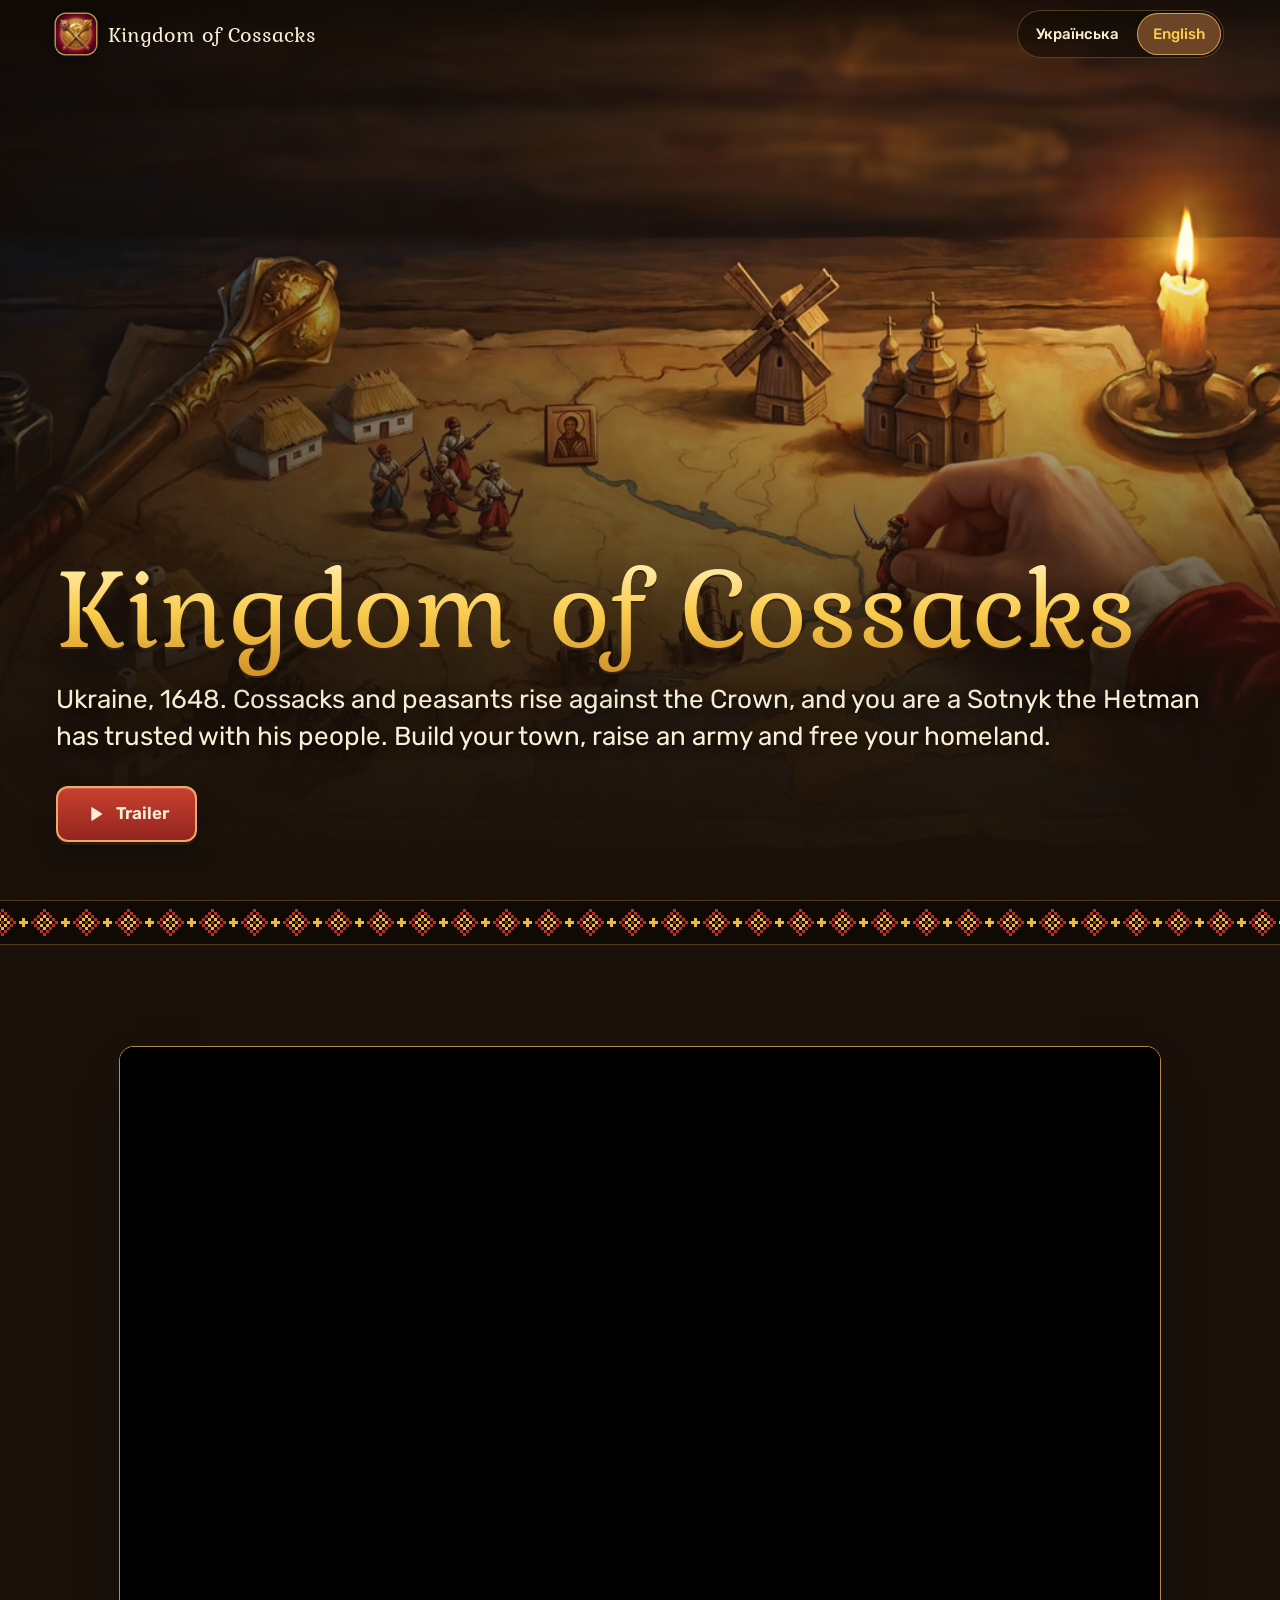
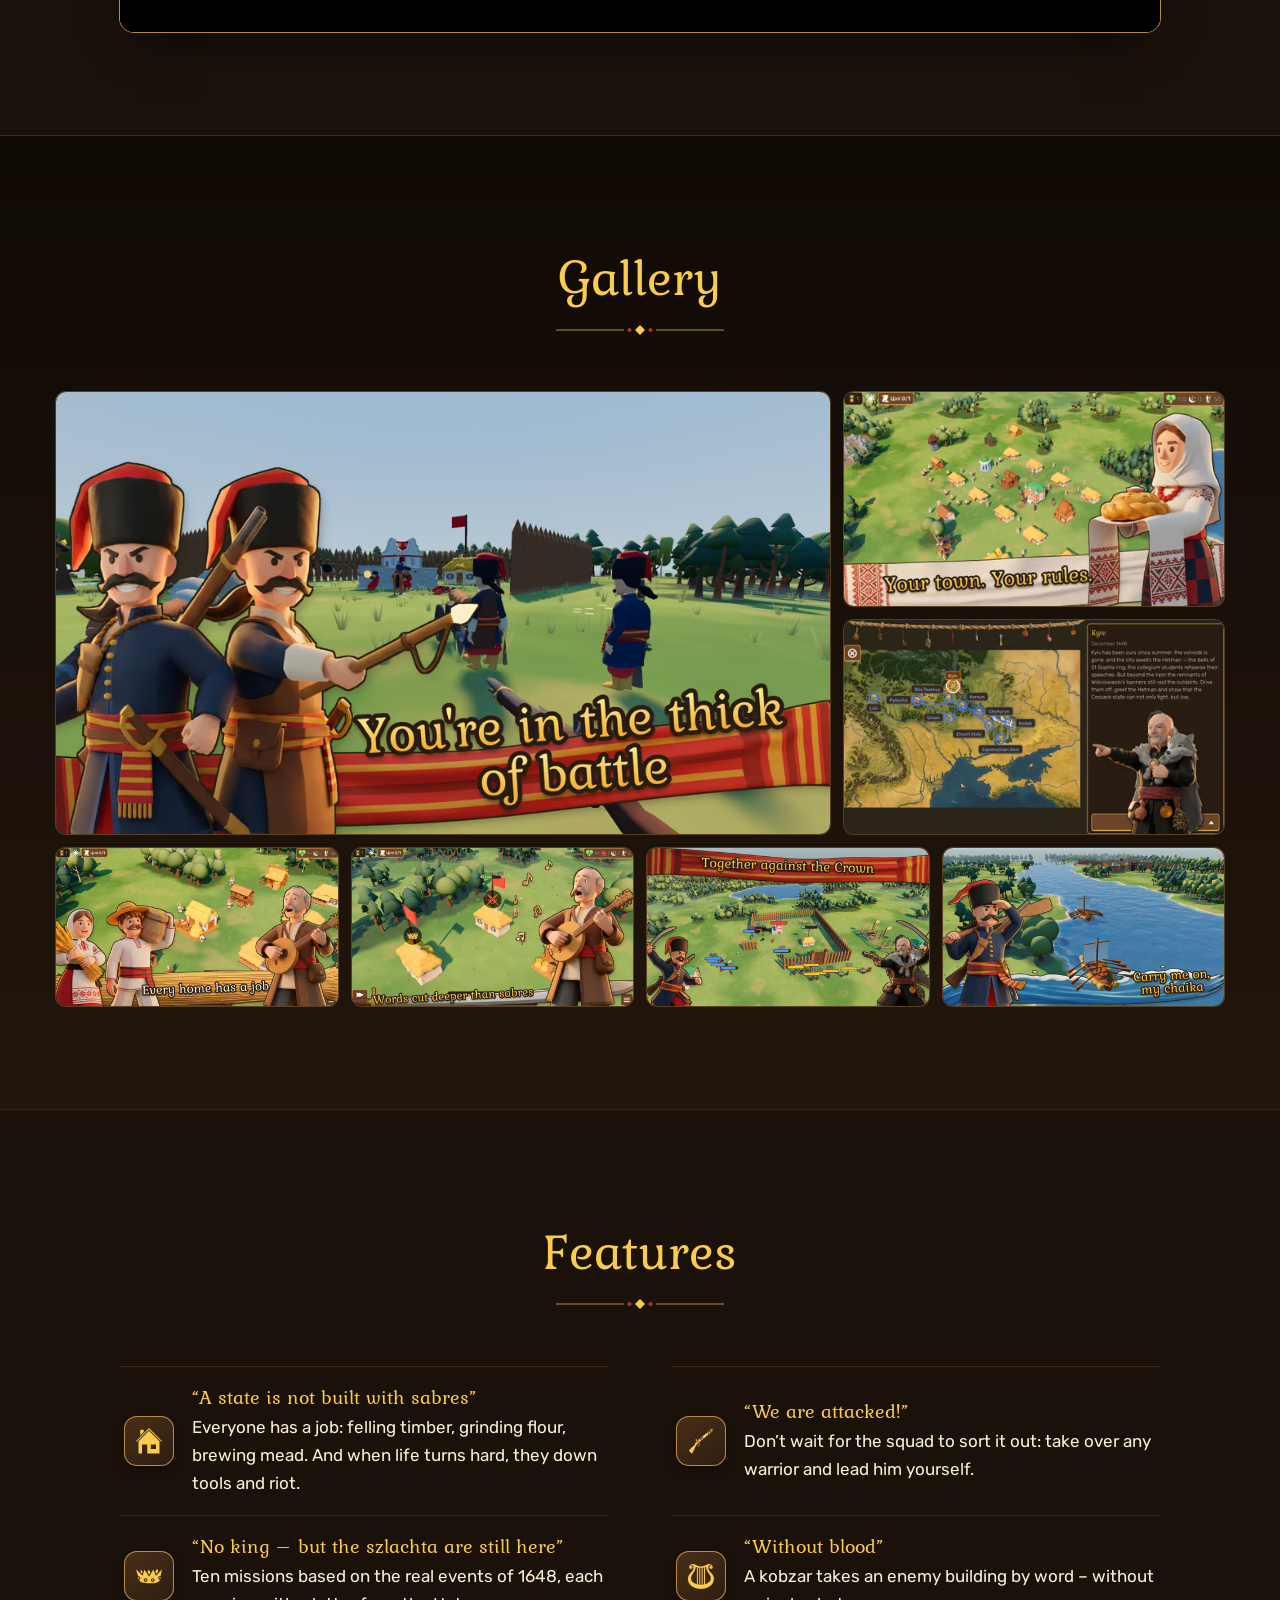
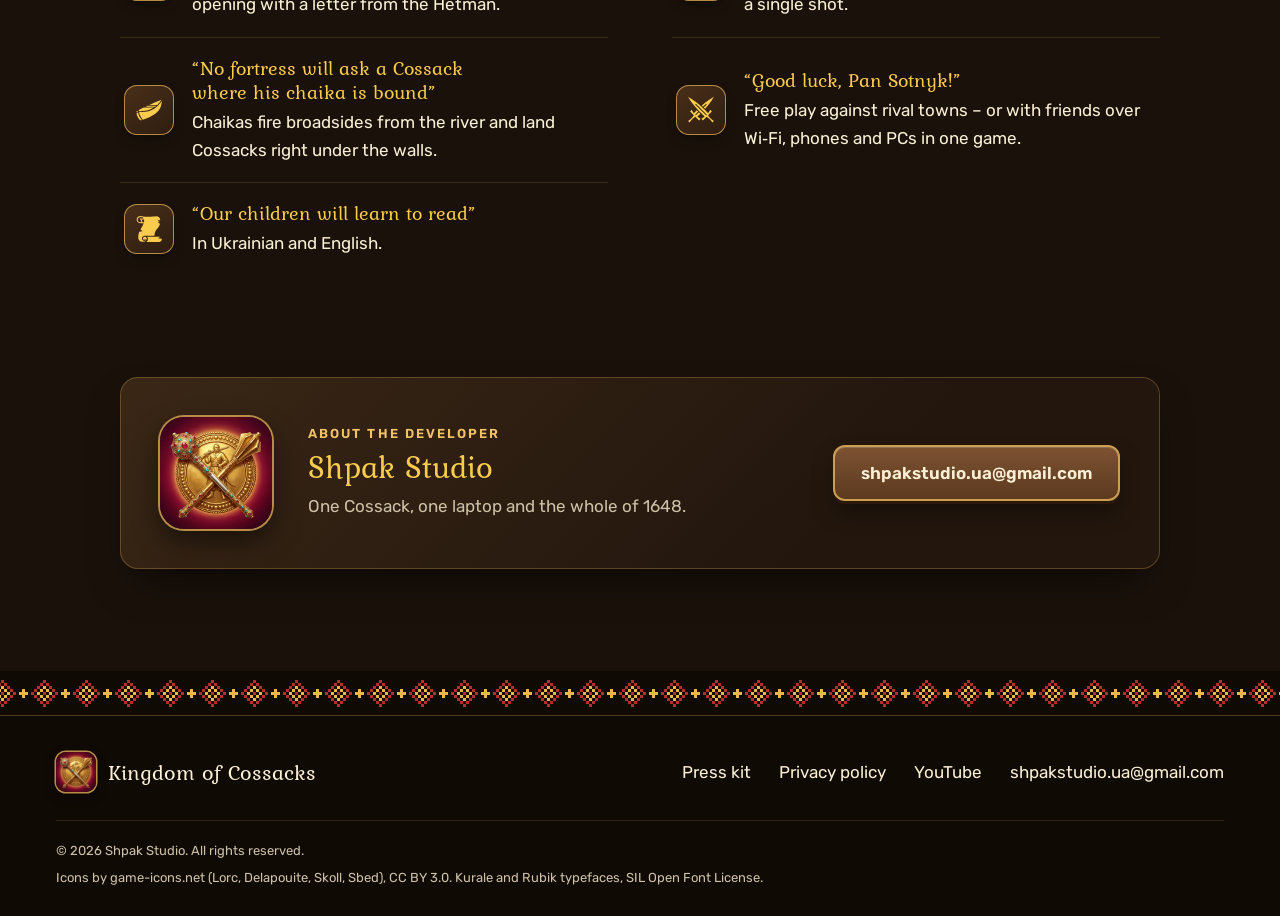
<file: en/index.html>
<!doctype html>
<html lang="en">
<head>
<meta charset="utf-8">
<meta name="viewport" content="width=device-width, initial-scale=1, viewport-fit=cover">
<title>Kingdom of Cossacks</title>
<meta name="description" content="A city builder and strategy about the 1648 uprising. Build a Cossack town, raise an army, free Ukraine region by region. Android and PC, no ads.">
<meta name="theme-color" content="#1a110a">
<link rel="canonical" href="https://shpytchuk-vasyl.github.io/KingdomOfCossacksSite/en/">
<meta property="og:url" content="https://shpytchuk-vasyl.github.io/KingdomOfCossacksSite/en/">
<link rel="alternate" hreflang="uk" href="https://shpytchuk-vasyl.github.io/KingdomOfCossacksSite/">
<link rel="alternate" hreflang="en" href="https://shpytchuk-vasyl.github.io/KingdomOfCossacksSite/en/">
<link rel="alternate" hreflang="x-default" href="https://shpytchuk-vasyl.github.io/KingdomOfCossacksSite/en/">
<meta property="og:type" content="website">
<meta property="og:site_name" content="Kingdom of Cossacks">
<meta property="og:title" content="Kingdom of Cossacks">
<meta property="og:description" content="Ukraine, 1648. Cossacks and peasants rise against the Crown, and you are a Sotnyk the Hetman has trusted with his people. Build your town, raise an army and free your homeland.">
<meta property="og:image" content="https://shpytchuk-vasyl.github.io/KingdomOfCossacksSite/assets/img/og.jpg">
<meta property="og:image:width" content="1200">
<meta property="og:image:height" content="630">
<meta property="og:locale" content="en_US">
<meta name="twitter:card" content="summary_large_image">
<link rel="icon" type="image/png" sizes="32x32" href="../assets/img/favicon-32.png">
<link rel="apple-touch-icon" href="../assets/img/apple-touch-icon.png">
<link rel="preload" as="font" type="font/woff2" href="../assets/fonts/kurale.woff2" crossorigin>
<link rel="preload" as="font" type="font/woff2" href="../assets/fonts/rubik.woff2" crossorigin>
<link rel="preload" as="image" type="image/avif" media="(max-aspect-ratio: 4/5)" href="../assets/img/hero-tall-960-2g-B0B384Q.avif" imagesrcset="../assets/img/hero-tall-640-2g-B0B384Q.avif 640w, ../assets/img/hero-tall-960-2g-B0B384Q.avif 960w, ../assets/img/hero-tall-1190-2g-B0B384Q.avif 1190w" imagesizes="135vw">
<link rel="preload" as="image" type="image/avif" media="(min-aspect-ratio: 4/5)" href="../assets/img/hero-1920-Sloxx4jPPY.avif" imagesrcset="../assets/img/hero-1280-Sloxx4jPPY.avif 1280w, ../assets/img/hero-1920-Sloxx4jPPY.avif 1920w, ../assets/img/hero-2560-Sloxx4jPPY.avif 2560w" imagesizes="100vw">
<link rel="stylesheet" href="../assets/css/site.css">
<script src="../assets/js/site.js" defer></script>
<script type="application/ld+json">
{"@context":"https://schema.org","@type":"VideoGame","name":"Kingdom of Cossacks","description":"Ukraine, 1648. Cossacks and peasants rise against the Crown, and you are a Sotnyk the Hetman has trusted with his people. Build your town, raise an army and free your homeland.","inLanguage":["uk","en"],"gamePlatform":["Android","Windows"],"genre":["City builder","Strategy"],"image":"https://shpytchuk-vasyl.github.io/KingdomOfCossacksSite/assets/img/og.jpg","author":{"@type":"Organization","name":"Shpak Studio"}}
</script>
</head>
<body class="is-home">
<a class="skip-link" href="#main">Skip to content</a>
<header class="site-header">
  <div class="site-header__bar">
    <a class="brand" href="../en/" aria-label="Kingdom of Cossacks">
      <picture><source type="image/avif" srcset="../assets/img/icon-96-zHIRQW5aMn.avif 96w, ../assets/img/icon-192-zHIRQW5aMn.avif 192w, ../assets/img/icon-384-zHIRQW5aMn.avif 384w" sizes="40px"><img class="brand__mark" src="../assets/img/icon-192-zHIRQW5aMn.webp" srcset="../assets/img/icon-96-zHIRQW5aMn.webp 96w, ../assets/img/icon-192-zHIRQW5aMn.webp 192w, ../assets/img/icon-384-zHIRQW5aMn.webp 384w" sizes="40px" width="384" height="384" alt="" fetchpriority="high"></picture>
      <span class="brand__name">Kingdom of Cossacks</span>
    </a>
    <nav class="lang-switch" aria-label="Site language">
      <a href="../" lang="uk" hreflang="uk" data-set-lang="uk">Українська</a>
      <a href="../en/" lang="en" hreflang="en" data-set-lang="en" aria-current="page">English</a>
    </nav>
  </div>
</header>

<main id="main">
<section class="hero" aria-labelledby="hero-title">
  <picture><source media="(max-aspect-ratio: 4/5)" type="image/avif" srcset="../assets/img/hero-tall-640-2g-B0B384Q.avif 640w, ../assets/img/hero-tall-960-2g-B0B384Q.avif 960w, ../assets/img/hero-tall-1190-2g-B0B384Q.avif 1190w" sizes="135vw"><source media="(max-aspect-ratio: 4/5)" type="image/webp" srcset="../assets/img/hero-tall-640-2g-B0B384Q.webp 640w, ../assets/img/hero-tall-960-2g-B0B384Q.webp 960w, ../assets/img/hero-tall-1190-2g-B0B384Q.webp 1190w" sizes="135vw"><source type="image/avif" srcset="../assets/img/hero-1280-Sloxx4jPPY.avif 1280w, ../assets/img/hero-1920-Sloxx4jPPY.avif 1920w, ../assets/img/hero-2560-Sloxx4jPPY.avif 2560w" sizes="100vw"><img class="hero__art" src="../assets/img/hero-1280-Sloxx4jPPY.webp" srcset="../assets/img/hero-1280-Sloxx4jPPY.webp 1280w, ../assets/img/hero-1920-Sloxx4jPPY.webp 1920w, ../assets/img/hero-2560-Sloxx4jPPY.webp 2560w" sizes="100vw" alt="" fetchpriority="high"></picture>
  <div class="container hero__inner">
    <h1 id="hero-title" class="hero__title">Kingdom of Cossacks</h1>
    <p class="hero__lead">Ukraine, 1648. Cossacks and peasants rise against the Crown, and you are a Sotnyk the Hetman has trusted with his people. Build your town, raise an army and free your homeland.</p>
    <div class="hero__cta">
      <a class="btn btn--primary" href="#trailer"><svg viewBox="0 0 24 24" aria-hidden="true" focusable="false"><path d="M8 5.2v13.6a.6.6 0 0 0 .92.5l10.6-6.8a.6.6 0 0 0 0-1L8.92 4.7A.6.6 0 0 0 8 5.2z" fill="currentColor"/></svg>
Trailer</a>
      

    </div>
  </div>
</section>

<div class="ornament" aria-hidden="true"></div>
<section id="trailer" class="section" aria-labelledby="trailer-title">
  <div class="container container--narrow">
    <h2 id="trailer-title" class="visually-hidden">Trailer</h2>
    
<div class="trailer">
  <iframe src="https://www.youtube.com/embed/NJkfgAt0YZ8" title="Trailer" loading="lazy"
    allow="accelerometer; autoplay; clipboard-write; encrypted-media; gyroscope; picture-in-picture; web-share"
    referrerpolicy="strict-origin-when-cross-origin" allowfullscreen></iframe>
</div>

  </div>
</section>

<section id="gallery" class="section section--band" aria-labelledby="gallery-title">
  <div class="container">
    <header class="section-head">
      <h2 id="gallery-title">Gallery</h2>
    </header>
    <ul class="gallery" data-count="7">
      <li class="gallery__cell">
        <a class="shot" href="../assets/img/control-en-2560-Zd3r0sv-O8.webp" data-index="0">
          <picture><source type="image/avif" srcset="../assets/img/control-en-480-Zd3r0sv-O8.avif 480w, ../assets/img/control-en-960-Zd3r0sv-O8.avif 960w, ../assets/img/control-en-1600-Zd3r0sv-O8.avif 1600w, ../assets/img/control-en-2560-Zd3r0sv-O8.avif 2560w" sizes="(min-width: 1240px) 790px, (min-width: 900px) 65vw, 100vw"><img src="../assets/img/control-en-960-Zd3r0sv-O8.webp" srcset="../assets/img/control-en-480-Zd3r0sv-O8.webp 480w, ../assets/img/control-en-960-Zd3r0sv-O8.webp 960w, ../assets/img/control-en-1600-Zd3r0sv-O8.webp 1600w, ../assets/img/control-en-2560-Zd3r0sv-O8.webp 2560w" sizes="(min-width: 1240px) 790px, (min-width: 900px) 65vw, 100vw" width="2560" height="1440" alt="You're in the thick of battle. First-person view: a Cossack with a musket, a cannon beside him has just fired at a palisade" loading="lazy" decoding="async"></picture>
        </a>
      </li>
      <li class="gallery__cell">
        <a class="shot" href="../assets/img/city-en-2560-qFTtqXrrq-.webp" data-index="1">
          <picture><source type="image/avif" srcset="../assets/img/city-en-480-qFTtqXrrq-.avif 480w, ../assets/img/city-en-960-qFTtqXrrq-.avif 960w, ../assets/img/city-en-1600-qFTtqXrrq-.avif 1600w, ../assets/img/city-en-2560-qFTtqXrrq-.avif 2560w" sizes="(min-width: 1240px) 390px, (min-width: 900px) 32vw, 50vw"><img src="../assets/img/city-en-960-qFTtqXrrq-.webp" srcset="../assets/img/city-en-480-qFTtqXrrq-.webp 480w, ../assets/img/city-en-960-qFTtqXrrq-.webp 960w, ../assets/img/city-en-1600-qFTtqXrrq-.webp 1600w, ../assets/img/city-en-2560-qFTtqXrrq-.webp 2560w" sizes="(min-width: 1240px) 390px, (min-width: 900px) 32vw, 50vw" width="2560" height="1440" alt="Your town. Your rules. A Cossack town from above: town hall, thatched cottages, a church, townsfolk in the streets, a lake" loading="lazy" decoding="async"></picture>
        </a>
      </li>
      <li class="gallery__cell">
        <a class="shot" href="../assets/img/campaign-en-2560-akiXHP7hSZ.webp" data-index="2">
          <picture><source type="image/avif" srcset="../assets/img/campaign-en-480-akiXHP7hSZ.avif 480w, ../assets/img/campaign-en-960-akiXHP7hSZ.avif 960w, ../assets/img/campaign-en-1600-akiXHP7hSZ.avif 1600w, ../assets/img/campaign-en-2560-akiXHP7hSZ.avif 2560w" sizes="(min-width: 1240px) 390px, (min-width: 900px) 32vw, 50vw"><img src="../assets/img/campaign-en-960-akiXHP7hSZ.webp" srcset="../assets/img/campaign-en-480-akiXHP7hSZ.webp 480w, ../assets/img/campaign-en-960-akiXHP7hSZ.webp 960w, ../assets/img/campaign-en-1600-akiXHP7hSZ.webp 1600w, ../assets/img/campaign-en-2560-akiXHP7hSZ.webp 2560w" sizes="(min-width: 1240px) 390px, (min-width: 900px) 32vw, 50vw" width="2560" height="1440" alt="The campaign map: the road from the Zaporozhian Sich to Kyiv and the hetman's letter about the mission" loading="lazy" decoding="async"></picture>
        </a>
      </li>
      <li class="gallery__cell">
        <a class="shot" href="../assets/img/economy-en-2560-vDxXPFg4tc.webp" data-index="3">
          <picture><source type="image/avif" srcset="../assets/img/economy-en-480-vDxXPFg4tc.avif 480w, ../assets/img/economy-en-960-vDxXPFg4tc.avif 960w, ../assets/img/economy-en-1600-vDxXPFg4tc.avif 1600w, ../assets/img/economy-en-2560-vDxXPFg4tc.avif 2560w" sizes="(min-width: 1240px) 390px, (min-width: 900px) 32vw, 50vw"><img src="../assets/img/economy-en-960-vDxXPFg4tc.webp" srcset="../assets/img/economy-en-480-vDxXPFg4tc.webp 480w, ../assets/img/economy-en-960-vDxXPFg4tc.webp 960w, ../assets/img/economy-en-1600-vDxXPFg4tc.webp 1600w, ../assets/img/economy-en-2560-vDxXPFg4tc.webp 2560w" sizes="(min-width: 1240px) 390px, (min-width: 900px) 32vw, 50vw" width="2560" height="1440" alt="Every home has a job. A farm, cottages and a workshop up close, peasants carrying the harvest" loading="lazy" decoding="async"></picture>
        </a>
      </li>
      <li class="gallery__cell">
        <a class="shot" href="../assets/img/word-en-2560-A72fBK0E89.webp" data-index="4">
          <picture><source type="image/avif" srcset="../assets/img/word-en-480-A72fBK0E89.avif 480w, ../assets/img/word-en-960-A72fBK0E89.avif 960w, ../assets/img/word-en-1600-A72fBK0E89.avif 1600w, ../assets/img/word-en-2560-A72fBK0E89.avif 2560w" sizes="(min-width: 1240px) 390px, (min-width: 900px) 32vw, 50vw"><img src="../assets/img/word-en-960-A72fBK0E89.webp" srcset="../assets/img/word-en-480-A72fBK0E89.webp 480w, ../assets/img/word-en-960-A72fBK0E89.webp 960w, ../assets/img/word-en-1600-A72fBK0E89.webp 1600w, ../assets/img/word-en-2560-A72fBK0E89.webp 2560w" sizes="(min-width: 1240px) 390px, (min-width: 900px) 32vw, 50vw" width="2560" height="1440" alt="Words cut deeper than sabres. A kobzar by an enemy cottage flying the Crown's flag, a persuasion bar above the roof" loading="lazy" decoding="async"></picture>
        </a>
      </li>
      <li class="gallery__cell">
        <a class="shot" href="../assets/img/players-en-2560-mEPJz5INOm.webp" data-index="5">
          <picture><source type="image/avif" srcset="../assets/img/players-en-480-mEPJz5INOm.avif 480w, ../assets/img/players-en-960-mEPJz5INOm.avif 960w, ../assets/img/players-en-1600-mEPJz5INOm.avif 1600w, ../assets/img/players-en-2560-mEPJz5INOm.avif 2560w" sizes="(min-width: 1240px) 390px, (min-width: 900px) 32vw, 50vw"><img src="../assets/img/players-en-960-mEPJz5INOm.webp" srcset="../assets/img/players-en-480-mEPJz5INOm.webp 480w, ../assets/img/players-en-960-mEPJz5INOm.webp 960w, ../assets/img/players-en-1600-mEPJz5INOm.webp 1600w, ../assets/img/players-en-2560-mEPJz5INOm.webp 2560w" sizes="(min-width: 1240px) 390px, (min-width: 900px) 32vw, 50vw" width="2560" height="1440" alt="Together against the Crown. Two Cossack squads, with blue and yellow health bars, storm the Crown's palisaded camp from both sides" loading="lazy" decoding="async"></picture>
        </a>
      </li>
      <li class="gallery__cell">
        <a class="shot" href="../assets/img/chaikas-en-2560-gXY45C9Rem.webp" data-index="6">
          <picture><source type="image/avif" srcset="../assets/img/chaikas-en-480-gXY45C9Rem.avif 480w, ../assets/img/chaikas-en-960-gXY45C9Rem.avif 960w, ../assets/img/chaikas-en-1600-gXY45C9Rem.avif 1600w, ../assets/img/chaikas-en-2560-gXY45C9Rem.avif 2560w" sizes="(min-width: 1240px) 390px, (min-width: 900px) 32vw, 50vw"><img src="../assets/img/chaikas-en-960-gXY45C9Rem.webp" srcset="../assets/img/chaikas-en-480-gXY45C9Rem.webp 480w, ../assets/img/chaikas-en-960-gXY45C9Rem.webp 960w, ../assets/img/chaikas-en-1600-gXY45C9Rem.webp 1600w, ../assets/img/chaikas-en-2560-gXY45C9Rem.webp 2560w" sizes="(min-width: 1240px) 390px, (min-width: 900px) 32vw, 50vw" width="2560" height="1440" alt="Carry me on, my chaika. Two chaika boats sail down the Dnipro, the Kodak fortress on the far bank" loading="lazy" decoding="async"></picture>
        </a>
      </li>
    </ul>
  </div>
</section>

<section id="features" class="section" aria-labelledby="features-title">
  <div class="container container--narrow">
    <header class="section-head">
      <h2 id="features-title">Features</h2>
    </header>
    <ul class="features">
      <li class="feature">
        <span class="feature__icon"><svg class="icon" aria-hidden="true" focusable="false" xmlns="http://www.w3.org/2000/svg" viewBox="0 0 512 512"><path fill="currentColor" d="M256 19.27L25.637 249.638 19.27 256 32 268.73l6.363-6.367L256 44.727l217.637 217.636L480 268.73 492.73 256l-6.367-6.363zM96 48v107.273l64-64.002V48zm160 20.727l-192 192V486h64V320h96v166h224V260.727zM288 320h96v80h-96z"/></svg></span>
        <div>
          <h3 class="feature__title">“A state is not built with sabres”</h3>
          <p>Everyone has a job: felling timber, grinding flour, brewing mead. And when life turns hard, they down tools and riot.</p>
        </div>
      </li>
      <li class="feature">
        <span class="feature__icon"><svg class="icon" aria-hidden="true" focusable="false" xmlns="http://www.w3.org/2000/svg" viewBox="0 0 512 512"><path fill="currentColor" d="M424.045 26.605l2.54 11.19 16.15-13.06zm-205.53 312.32a24.07 24.07 0 0 0 1.54-36l6.15-5.17c.72.73 1.41 1.5 2.07 2.31a32.09 32.09 0 0 1-45.62 44.74q2.13-3.69 4.14-7a24.12 24.12 0 0 0 31.72 1.12zm-18.1-19.47l10.32 7.66-15.53-2.3c.58-.81 1.14-1.58 1.69-2.29zm76.89-80.34l-31.33-38.65 15.26-12.34 31.33 38.65zm137.88-111.75l-31.33-38.65 15.27-12.37 31.33 38.64zm-41.83-26.18l25.91 32c-26.82 22.18-62.15 51.42-96.92 80.29l-26.75-33zm-252.76 239.74l10 1.16 32.83-65.86a28.13 28.13 0 0 0 41-38.11l4.52-3.67 26.53-21.52 27.14 33.48c-32.82 27.33-61.6 51.43-77.37 65-26.12 32.63-84.5 163.79-95.81 175.86-13.73-4.68-26.77-40.12-54-55.2 9.14-18.66 85.16-91.14 85.16-91.14zm33.05-113.81c1.5 2.11 5.69 5.81 8.38 5.81h.06c.35 0 1.29.17 2.48-1.65 7.15-11 18-16.41 25.26-12.77l-3.59 7.2c-1.77-.89-5.5.3-9.38 3.63l14.75 18.2a12.13 12.13 0 1 1-18.91.1l-6-7.44a10 10 0 0 1-4.4 1.12h-.23c-8.12 0-14.83-9.36-14.89-9.45zm259.84-158.46l46.5-37.73 11.06 13.68-46.49 37.69zm63.08 1.27l-37.46 30.31-5.73-7.07 37.42-30.34z"/></svg></span>
        <div>
          <h3 class="feature__title">“We are attacked!”</h3>
          <p>Don’t wait for the squad to sort it out: take over any warrior and lead him yourself.</p>
        </div>
      </li>
      <li class="feature">
        <span class="feature__icon"><svg class="icon" aria-hidden="true" focusable="false" xmlns="http://www.w3.org/2000/svg" viewBox="0 0 512 512"><path fill="currentColor" d="M408.256 119.46l-37.7 52.165 19.57 44.426 34.8-37.214-16.67-59.375zm86.074 12.513L384.44 249.498 334.01 135.02l-75.162 132.947-86.948-131.78-33.334 114.122L17.922 132.83l39.3 127.6c1.945-.348 3.94-.54 5.98-.54 18.812 0 34.26 15.452 34.26 34.262 0 13.823-8.346 25.822-20.235 31.22l5.337 17.33c12.425 25.466 71.863 45.152 176.582 47.206 110.805 2.174 178.12-17.54 189.854-47.207h-.002l4.357-20.26c-16.836-2.114-30.02-16.612-30.02-33.986 0-18.81 15.45-34.262 34.263-34.262 3.513 0 6.91.54 10.11 1.54l26.622-123.762zm-391.77 2.04l1.22 56.337 25.56 24.89 9.592-32.842-36.37-48.386zm150.585 2.91l-24.483 51.36 28.955 43.885 24.922-44.08-29.395-51.166zm204.453 135.962c-8.712 0-15.575 6.862-15.575 15.572 0 8.71 6.863 15.574 15.575 15.574s15.572-6.863 15.572-15.573-6.86-15.572-15.572-15.572zM63.2 278.58c-8.71 0-15.573 6.864-15.573 15.574s6.862 15.573 15.574 15.573c8.713 0 15.573-6.862 15.573-15.573 0-8.71-6.86-15.574-15.572-15.574zm130.33 17.842c18.812 0 34.26 15.45 34.26 34.262 0 18.81-15.448 34.26-34.26 34.26-18.813 0-34.262-15.45-34.262-34.26s15.45-34.262 34.26-34.262zm131.234 0c18.812 0 34.26 15.45 34.26 34.262 0 18.81-15.448 34.26-34.26 34.26-18.813 0-34.262-15.45-34.262-34.26s15.45-34.262 34.262-34.262zm-131.235 18.69c-8.713 0-15.573 6.86-15.573 15.572 0 8.71 6.86 15.574 15.572 15.574 8.71 0 15.572-6.864 15.572-15.574s-6.86-15.573-15.573-15.573zm131.234 0c-8.712 0-15.573 6.86-15.573 15.572 0 8.71 6.862 15.574 15.574 15.574s15.574-6.864 15.574-15.574-6.862-15.573-15.574-15.573z"/></svg></span>
        <div>
          <h3 class="feature__title">“No king – but the szlachta are still here”</h3>
          <p>Ten missions based on the real events of 1648, each opening with a letter from the Hetman.</p>
        </div>
      </li>
      <li class="feature">
        <span class="feature__icon"><svg class="icon" aria-hidden="true" focusable="false" xmlns="http://www.w3.org/2000/svg" viewBox="0 0 512 512"><path fill="currentColor" d="M108.656 35.063c-15.053.138-33.413 5.378-46.97 15.812-10.75 8.276-18.777 19.27-21.186 34.438.21-.126.414-.252.625-.376-.843 2.816-1.313 5.786-1.313 8.876 0 17.087 13.85 30.937 30.938 30.937 14.293 0 26.324-9.705 29.875-22.875.028-.115.067-.23.094-.344.48-2.082.768-4.042.905-5.843.025-.327.017-.65.03-.968.005-.126.03-.25.032-.376.007-.182-.002-.353 0-.53 0-1.526-.098-3.036-.312-4.5-1.367-8.018-6.778-12.156-12.594-13.72-8.527-2.293-19.055.637-23.75 18.156l-.468-.125C62.04 74.12 72.213 63.885 83.94 60.78c2.476-.654 5.053-1.005 7.656-.968 9.072.13 18.445 4.88 24.562 17.126.087.173.165.355.25.53 5.208 15.233 2.11 43.32-3.344 57.626-7.288 18.753-22.376 40.504-47.687 65.5C6.99 258.252 4 329.824 39.97 388.814 75.936 447.8 152.13 493.56 254.437 493.56c102.306 0 178.47-45.76 214.437-104.75 35.882-58.848 32.982-130.225-25-187.812l-.406-.406h-.033c-25.31-24.996-40.367-46.747-47.656-65.5-5.23-16.453-9.09-42.988-2.655-57.625.058-.128.128-.25.188-.376.025-.05.037-.106.062-.156 6.117-12.246 15.49-16.996 24.563-17.126 2.602-.037 5.18.314 7.656.97 11.724 3.102 21.87 13.337 19.344 32.843l-.438.125c-4.694-17.52-15.222-20.45-23.75-18.156-4.41 1.185-8.603 3.85-10.97 8.562-.012.04-.017.085-.03.125-.975 3.007-1.5 6.203-1.5 9.532 0 17.088 13.85 30.938 30.938 30.938 17.087 0 30.937-13.85 30.937-30.938 0-4.355-.907-8.49-2.53-12.25-3.058-13.244-10.598-23.112-20.44-30.687-14.458-11.13-34.39-16.363-49.936-15.78-13.378.5-24.85 4.108-33.22 10.53-3.412 2.617-6.383 5.702-8.844 9.375-69.455 35.508-138.89 38.75-208.344-7.75-.642-.557-1.29-1.105-1.968-1.625-8.37-6.422-19.843-10.03-33.22-10.53-.97-.037-1.964-.042-2.968-.032zm52.78 53.124c6.338 2.648 12.666 4.987 19 7.032v313.06c-30.732-8.258-57.886-22.005-77.374-41.31-17.1-16.94-28.077-38.626-28.906-63.595-.828-24.97 8.274-52.702 28.97-82.625 41.323-59.752 57.163-103.6 58.31-132.563zm186.033 1.407c1.6 28.97 17.593 72.37 58.25 131.156 20.693 29.923 29.796 57.656 28.967 82.625-.828 24.97-11.807 46.654-28.906 63.594-19.023 18.846-45.374 32.4-75.217 40.717V94.844c5.636-1.606 11.27-3.35 16.906-5.25zm-35.595 10v312.53c-8.21 1.63-16.606 2.878-25.125 3.782V104.094c8.376-1.122 16.75-2.63 25.125-4.5zm-112.75.78c8.45 1.97 16.894 3.442 25.344 4.44v311.342c-8.59-.84-17.057-2.05-25.345-3.625V100.376zm68.938 5.564v311.375c-4.54.198-9.088.312-13.657.312-3.76 0-7.506-.053-11.25-.188V106.28c8.293.314 16.614.18 24.906-.343z"/></svg></span>
        <div>
          <h3 class="feature__title">“Without blood”</h3>
          <p>A kobzar takes an enemy building by word – without a single shot.</p>
        </div>
      </li>
      <li class="feature">
        <span class="feature__icon"><svg class="icon" aria-hidden="true" focusable="false" xmlns="http://www.w3.org/2000/svg" viewBox="0 0 512 512"><path fill="currentColor" d="M482.2 66.37c-62.8 22.61-139.5 57.53-219.3 96.03H408c31.3-31.8 55-66.02 74.2-96.03zm9.1 18.91C462.4 129.7 423 182.1 363.8 223.3c-67.2 46.8-159.8 78.3-288.82 66.9 2.19 55.4 28.92 97.4 67.92 143.7 184.6-62.2 266.8-127.6 306-191.2 32.4-52.7 35.9-105.4 42.4-157.42zM226 180.4c-9.5 4.7-19.1 9.4-28.6 14.1h175c5.8-4.6 11.3-9.3 16.7-14.1zm-64.8 32.1c-33.3 16.7-66.19 33.2-98.25 49.4.26.1.52.3.77.4 4.1 2.4 7.87 5.7 10.24 9.9 123.04 11.6 209.84-17 273.84-59.7zm-121.63 62c-6.3 0-11.89 1.6-15.22 3.5s-3.62 3.3-3.62 3.4c0 .1.29 1.5 3.62 3.4s8.92 3.5 15.22 3.5c6.3 0 11.89-1.6 15.22-3.5s3.62-3.3 3.62-3.4c0-.1-.29-1.5-3.62-3.4s-8.92-3.5-15.22-3.5zm18.34 28.7c-5.5 2-11.72 3.1-18.34 3.1-4.33 0-8.48-.5-12.38-1.4 2.45 28.1 12.83 60.1 26.72 86.3 9.54 18.1 20.63 33.5 30.85 43.1 10.22 9.7 18.54 12.4 22.94 11 5.7-1.8 11.3-3.6 16.8-5.4-34.9-42.2-61.13-84.1-66.59-136.7z"/></svg></span>
        <div>
          <h3 class="feature__title">“No fortress will ask a Cossack where his chaika is bound”</h3>
          <p>Chaikas fire broadsides from the river and land Cossacks right under the walls.</p>
        </div>
      </li>
      <li class="feature">
        <span class="feature__icon"><svg class="icon" aria-hidden="true" focusable="false" xmlns="http://www.w3.org/2000/svg" viewBox="0 0 512 512"><path fill="currentColor" d="M19.75 14.438c59.538 112.29 142.51 202.35 232.28 292.718l3.626 3.75.063-.062c21.827 21.93 44.04 43.923 66.405 66.25-18.856 14.813-38.974 28.2-59.938 40.312l28.532 28.53 68.717-68.717c42.337 27.636 76.286 63.646 104.094 105.81l28.064-28.06c-42.47-27.493-79.74-60.206-106.03-103.876l68.936-68.938-28.53-28.53c-11.115 21.853-24.413 42.015-39.47 60.593-43.852-43.8-86.462-85.842-130.125-125.47-.224-.203-.432-.422-.656-.625C183.624 122.75 108.515 63.91 19.75 14.437zm471.875 0c-83.038 46.28-154.122 100.78-221.97 161.156l22.814 21.562 56.81-56.812 13.22 13.187-56.438 56.44 24.594 23.186c61.802-66.92 117.6-136.92 160.97-218.72zm-329.53 125.906l200.56 200.53c-4.36 4.443-8.84 8.793-13.405 13.032L148.875 153.53l13.22-13.186zm-76.69 113.28l-28.5 28.532 68.907 68.906c-26.29 43.673-63.53 76.414-106 103.907l28.063 28.06c27.807-42.164 61.758-78.174 104.094-105.81l68.718 68.717 28.53-28.53c-20.962-12.113-41.08-25.5-59.937-40.313 17.865-17.83 35.61-35.433 53.157-52.97l-24.843-25.655-55.47 55.467c-4.565-4.238-9.014-8.62-13.374-13.062l55.844-55.844-24.53-25.374c-18.28 17.856-36.602 36.06-55.158 54.594-15.068-18.587-28.38-38.758-39.5-60.625z"/></svg></span>
        <div>
          <h3 class="feature__title">“Good luck, Pan Sotnyk!”</h3>
          <p>Free play against rival towns – or with friends over Wi‑Fi, phones and PCs in one game.</p>
        </div>
      </li>
      <li class="feature">
        <span class="feature__icon"><svg class="icon" aria-hidden="true" focusable="false" xmlns="http://www.w3.org/2000/svg" viewBox="0 0 512 512"><path fill="currentColor" d="M103.432 17.844c-1.118.005-2.234.032-3.348.08-2.547.11-5.083.334-7.604.678-20.167 2.747-39.158 13.667-52.324 33.67-24.613 37.4 2.194 98.025 56.625 98.025.536 0 1.058-.012 1.583-.022v.704h60.565c-10.758 31.994-30.298 66.596-52.448 101.43-2.162 3.4-4.254 6.878-6.29 10.406l34.878 35.733-56.263 9.423c-32.728 85.966-27.42 182.074 48.277 182.074v-.002l9.31.066c23.83-.57 46.732-4.298 61.325-12.887 4.174-2.458 7.63-5.237 10.467-8.42h-32.446c-20.33 5.95-40.8-6.94-47.396-25.922-8.956-25.77 7.52-52.36 31.867-60.452 5.803-1.93 11.723-2.834 17.565-2.834v-.406h178.33c-.57-44.403 16.35-90.125 49.184-126 23.955-26.176 42.03-60.624 51.3-94.846l-41.225-24.932 38.272-6.906-43.37-25.807h-.005l.002-.002.002.002 52.127-8.85c-5.232-39.134-28.84-68.113-77.37-68.113C341.14 32.26 222.11 35.29 149.34 28.496c-14.888-6.763-30.547-10.723-45.908-10.652zm.464 18.703c13.137.043 27.407 3.804 41.247 10.63l.033-.07c4.667 4.735 8.542 9.737 11.68 14.985H82.92l10.574 14.78c10.608 14.83 19.803 31.99 21.09 42.024.643 5.017-.11 7.167-1.814 8.836-1.705 1.67-6.228 3.875-15.99 3.875-40.587 0-56.878-44.952-41.012-69.06C66.238 46.64 79.582 39.22 95.002 37.12c2.89-.395 5.863-.583 8.894-.573zM118.5 80.78h46.28c4.275 15.734 3.656 33.07-.544 51.51H131.52c1.9-5.027 2.268-10.574 1.6-15.77-1.527-11.913-7.405-24.065-14.62-35.74zm101.553 317.095c6.44 6.84 11.192 15.31 13.37 24.914 3.797 16.736 3.092 31.208-1.767 43.204-4.526 11.175-12.576 19.79-22.29 26h237.19c14.448 0 24.887-5.678 32.2-14.318 7.312-8.64 11.2-20.514 10.705-32.352-.186-4.473-.978-8.913-2.407-13.18l-69.91-8.205 42.017-20.528c-8.32-3.442-18.64-5.537-31.375-5.537H220.053zm-42.668.506c-1.152-.003-2.306.048-3.457.153-2.633.242-5.256.775-7.824 1.63-15.11 5.02-25.338 21.54-20.11 36.583 3.673 10.57 15.347 17.71 25.654 13.938l1.555-.57h43.354c.946-6.36.754-13.882-1.358-23.192-3.71-16.358-20.543-28.483-37.815-28.54z"/></svg></span>
        <div>
          <h3 class="feature__title">“Our children will learn to read”</h3>
          <p>In Ukrainian and English.</p>
        </div>
      </li>
    </ul>
  </div>
</section>

<section id="developer" class="section" aria-labelledby="dev-title">
  <div class="container container--narrow">
    <div class="dev">
      <picture><source type="image/avif" srcset="../assets/img/icon-96-zHIRQW5aMn.avif 96w, ../assets/img/icon-192-zHIRQW5aMn.avif 192w, ../assets/img/icon-384-zHIRQW5aMn.avif 384w" sizes="112px"><img class="dev__mark" src="../assets/img/icon-192-zHIRQW5aMn.webp" srcset="../assets/img/icon-96-zHIRQW5aMn.webp 96w, ../assets/img/icon-192-zHIRQW5aMn.webp 192w, ../assets/img/icon-384-zHIRQW5aMn.webp 384w" sizes="112px" width="384" height="384" alt="" loading="lazy" decoding="async"></picture>
      <div class="dev__body">
        <p class="eyebrow">About the developer</p>
        <h2 id="dev-title" class="dev__title">Shpak Studio</h2>
        <p>One Cossack, one laptop and the whole of 1648.</p>
      </div>
      <a class="btn" href="mailto:shpakstudio.ua@gmail.com">shpakstudio.ua@gmail.com</a>
    </div>
  </div>
</section>

<dialog class="lightbox" aria-label="Gallery">
  <div class="lightbox__track">
    <figure class="lightbox__slide">
      <picture><source type="image/avif" srcset="../assets/img/control-en-480-Zd3r0sv-O8.avif 480w, ../assets/img/control-en-960-Zd3r0sv-O8.avif 960w, ../assets/img/control-en-1600-Zd3r0sv-O8.avif 1600w, ../assets/img/control-en-2560-Zd3r0sv-O8.avif 2560w" sizes="100vw"><img src="../assets/img/control-en-960-Zd3r0sv-O8.webp" srcset="../assets/img/control-en-480-Zd3r0sv-O8.webp 480w, ../assets/img/control-en-960-Zd3r0sv-O8.webp 960w, ../assets/img/control-en-1600-Zd3r0sv-O8.webp 1600w, ../assets/img/control-en-2560-Zd3r0sv-O8.webp 2560w" sizes="100vw" width="2560" height="1440" alt="You're in the thick of battle. First-person view: a Cossack with a musket, a cannon beside him has just fired at a palisade" loading="lazy" decoding="async"></picture>
    </figure>
    <figure class="lightbox__slide">
      <picture><source type="image/avif" srcset="../assets/img/city-en-480-qFTtqXrrq-.avif 480w, ../assets/img/city-en-960-qFTtqXrrq-.avif 960w, ../assets/img/city-en-1600-qFTtqXrrq-.avif 1600w, ../assets/img/city-en-2560-qFTtqXrrq-.avif 2560w" sizes="100vw"><img src="../assets/img/city-en-960-qFTtqXrrq-.webp" srcset="../assets/img/city-en-480-qFTtqXrrq-.webp 480w, ../assets/img/city-en-960-qFTtqXrrq-.webp 960w, ../assets/img/city-en-1600-qFTtqXrrq-.webp 1600w, ../assets/img/city-en-2560-qFTtqXrrq-.webp 2560w" sizes="100vw" width="2560" height="1440" alt="Your town. Your rules. A Cossack town from above: town hall, thatched cottages, a church, townsfolk in the streets, a lake" loading="lazy" decoding="async"></picture>
    </figure>
    <figure class="lightbox__slide">
      <picture><source type="image/avif" srcset="../assets/img/campaign-en-480-akiXHP7hSZ.avif 480w, ../assets/img/campaign-en-960-akiXHP7hSZ.avif 960w, ../assets/img/campaign-en-1600-akiXHP7hSZ.avif 1600w, ../assets/img/campaign-en-2560-akiXHP7hSZ.avif 2560w" sizes="100vw"><img src="../assets/img/campaign-en-960-akiXHP7hSZ.webp" srcset="../assets/img/campaign-en-480-akiXHP7hSZ.webp 480w, ../assets/img/campaign-en-960-akiXHP7hSZ.webp 960w, ../assets/img/campaign-en-1600-akiXHP7hSZ.webp 1600w, ../assets/img/campaign-en-2560-akiXHP7hSZ.webp 2560w" sizes="100vw" width="2560" height="1440" alt="The campaign map: the road from the Zaporozhian Sich to Kyiv and the hetman's letter about the mission" loading="lazy" decoding="async"></picture>
    </figure>
    <figure class="lightbox__slide">
      <picture><source type="image/avif" srcset="../assets/img/economy-en-480-vDxXPFg4tc.avif 480w, ../assets/img/economy-en-960-vDxXPFg4tc.avif 960w, ../assets/img/economy-en-1600-vDxXPFg4tc.avif 1600w, ../assets/img/economy-en-2560-vDxXPFg4tc.avif 2560w" sizes="100vw"><img src="../assets/img/economy-en-960-vDxXPFg4tc.webp" srcset="../assets/img/economy-en-480-vDxXPFg4tc.webp 480w, ../assets/img/economy-en-960-vDxXPFg4tc.webp 960w, ../assets/img/economy-en-1600-vDxXPFg4tc.webp 1600w, ../assets/img/economy-en-2560-vDxXPFg4tc.webp 2560w" sizes="100vw" width="2560" height="1440" alt="Every home has a job. A farm, cottages and a workshop up close, peasants carrying the harvest" loading="lazy" decoding="async"></picture>
    </figure>
    <figure class="lightbox__slide">
      <picture><source type="image/avif" srcset="../assets/img/word-en-480-A72fBK0E89.avif 480w, ../assets/img/word-en-960-A72fBK0E89.avif 960w, ../assets/img/word-en-1600-A72fBK0E89.avif 1600w, ../assets/img/word-en-2560-A72fBK0E89.avif 2560w" sizes="100vw"><img src="../assets/img/word-en-960-A72fBK0E89.webp" srcset="../assets/img/word-en-480-A72fBK0E89.webp 480w, ../assets/img/word-en-960-A72fBK0E89.webp 960w, ../assets/img/word-en-1600-A72fBK0E89.webp 1600w, ../assets/img/word-en-2560-A72fBK0E89.webp 2560w" sizes="100vw" width="2560" height="1440" alt="Words cut deeper than sabres. A kobzar by an enemy cottage flying the Crown's flag, a persuasion bar above the roof" loading="lazy" decoding="async"></picture>
    </figure>
    <figure class="lightbox__slide">
      <picture><source type="image/avif" srcset="../assets/img/players-en-480-mEPJz5INOm.avif 480w, ../assets/img/players-en-960-mEPJz5INOm.avif 960w, ../assets/img/players-en-1600-mEPJz5INOm.avif 1600w, ../assets/img/players-en-2560-mEPJz5INOm.avif 2560w" sizes="100vw"><img src="../assets/img/players-en-960-mEPJz5INOm.webp" srcset="../assets/img/players-en-480-mEPJz5INOm.webp 480w, ../assets/img/players-en-960-mEPJz5INOm.webp 960w, ../assets/img/players-en-1600-mEPJz5INOm.webp 1600w, ../assets/img/players-en-2560-mEPJz5INOm.webp 2560w" sizes="100vw" width="2560" height="1440" alt="Together against the Crown. Two Cossack squads, with blue and yellow health bars, storm the Crown's palisaded camp from both sides" loading="lazy" decoding="async"></picture>
    </figure>
    <figure class="lightbox__slide">
      <picture><source type="image/avif" srcset="../assets/img/chaikas-en-480-gXY45C9Rem.avif 480w, ../assets/img/chaikas-en-960-gXY45C9Rem.avif 960w, ../assets/img/chaikas-en-1600-gXY45C9Rem.avif 1600w, ../assets/img/chaikas-en-2560-gXY45C9Rem.avif 2560w" sizes="100vw"><img src="../assets/img/chaikas-en-960-gXY45C9Rem.webp" srcset="../assets/img/chaikas-en-480-gXY45C9Rem.webp 480w, ../assets/img/chaikas-en-960-gXY45C9Rem.webp 960w, ../assets/img/chaikas-en-1600-gXY45C9Rem.webp 1600w, ../assets/img/chaikas-en-2560-gXY45C9Rem.webp 2560w" sizes="100vw" width="2560" height="1440" alt="Carry me on, my chaika. Two chaika boats sail down the Dnipro, the Kodak fortress on the far bank" loading="lazy" decoding="async"></picture>
    </figure>
  </div>
  <p class="lightbox__counter" aria-live="polite"></p>
  <button class="lightbox__btn lightbox__close" type="button" aria-label="Close">
    <svg viewBox="0 0 24 24" aria-hidden="true"><path d="M6 6l12 12M18 6L6 18"/></svg>
  </button>
  <button class="lightbox__btn lightbox__prev" type="button" aria-label="Previous shot">
    <svg viewBox="0 0 24 24" aria-hidden="true"><path d="M15 5l-7 7 7 7"/></svg>
  </button>
  <button class="lightbox__btn lightbox__next" type="button" aria-label="Next shot">
    <svg viewBox="0 0 24 24" aria-hidden="true"><path d="M9 5l7 7-7 7"/></svg>
  </button>
</dialog>

</main>
<footer class="site-footer">
  <div class="ornament" aria-hidden="true"></div>
  <div class="container site-footer__top">
    <a class="brand" href="../en/">
      <picture><source type="image/avif" srcset="../assets/img/icon-96-zHIRQW5aMn.avif 96w, ../assets/img/icon-192-zHIRQW5aMn.avif 192w, ../assets/img/icon-384-zHIRQW5aMn.avif 384w" sizes="40px"><img class="brand__mark" src="../assets/img/icon-192-zHIRQW5aMn.webp" srcset="../assets/img/icon-96-zHIRQW5aMn.webp 96w, ../assets/img/icon-192-zHIRQW5aMn.webp 192w, ../assets/img/icon-384-zHIRQW5aMn.webp 384w" sizes="40px" width="384" height="384" alt="" loading="lazy" decoding="async"></picture>
      <span class="brand__name">Kingdom of Cossacks</span>
    </a>
    <nav aria-label="Site pages">
      <ul class="site-footer__links">
        <li><a href="../press/">Press kit</a></li>
        <li><a href="../privacy/">Privacy policy</a></li>
        <li><a href="https://www.youtube.com/@shpakstudio" rel="me noopener">YouTube</a></li>
        <li><a href="mailto:shpakstudio.ua@gmail.com">shpakstudio.ua@gmail.com</a></li>
      </ul>
    </nav>
  </div>
  <div class="container site-footer__legal">
    <p>© 2026 Shpak Studio. All rights reserved.</p>
    <p>Icons by game-icons.net (Lorc, Delapouite, Skoll, Sbed), CC BY 3.0. Kurale and Rubik typefaces, SIL Open Font License.</p>
  </div>
</footer>

</body>
</html>
</file>
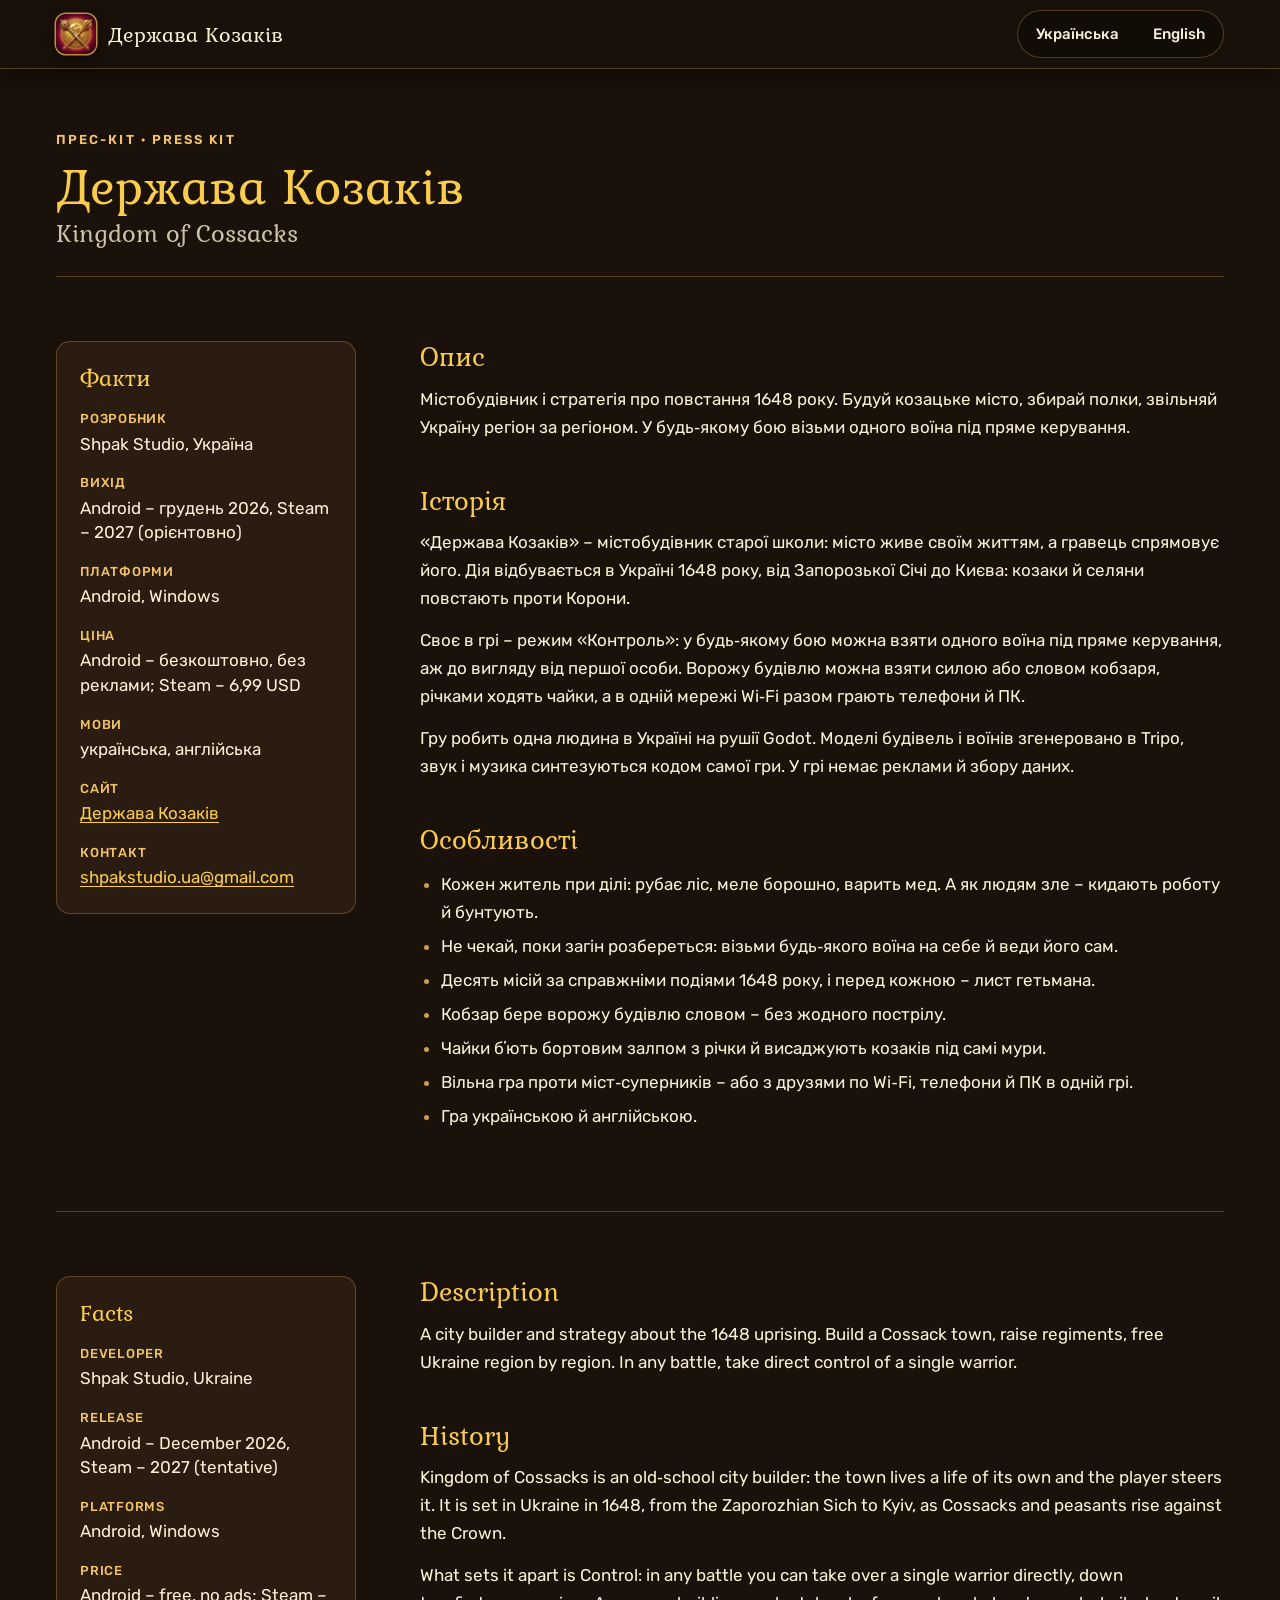
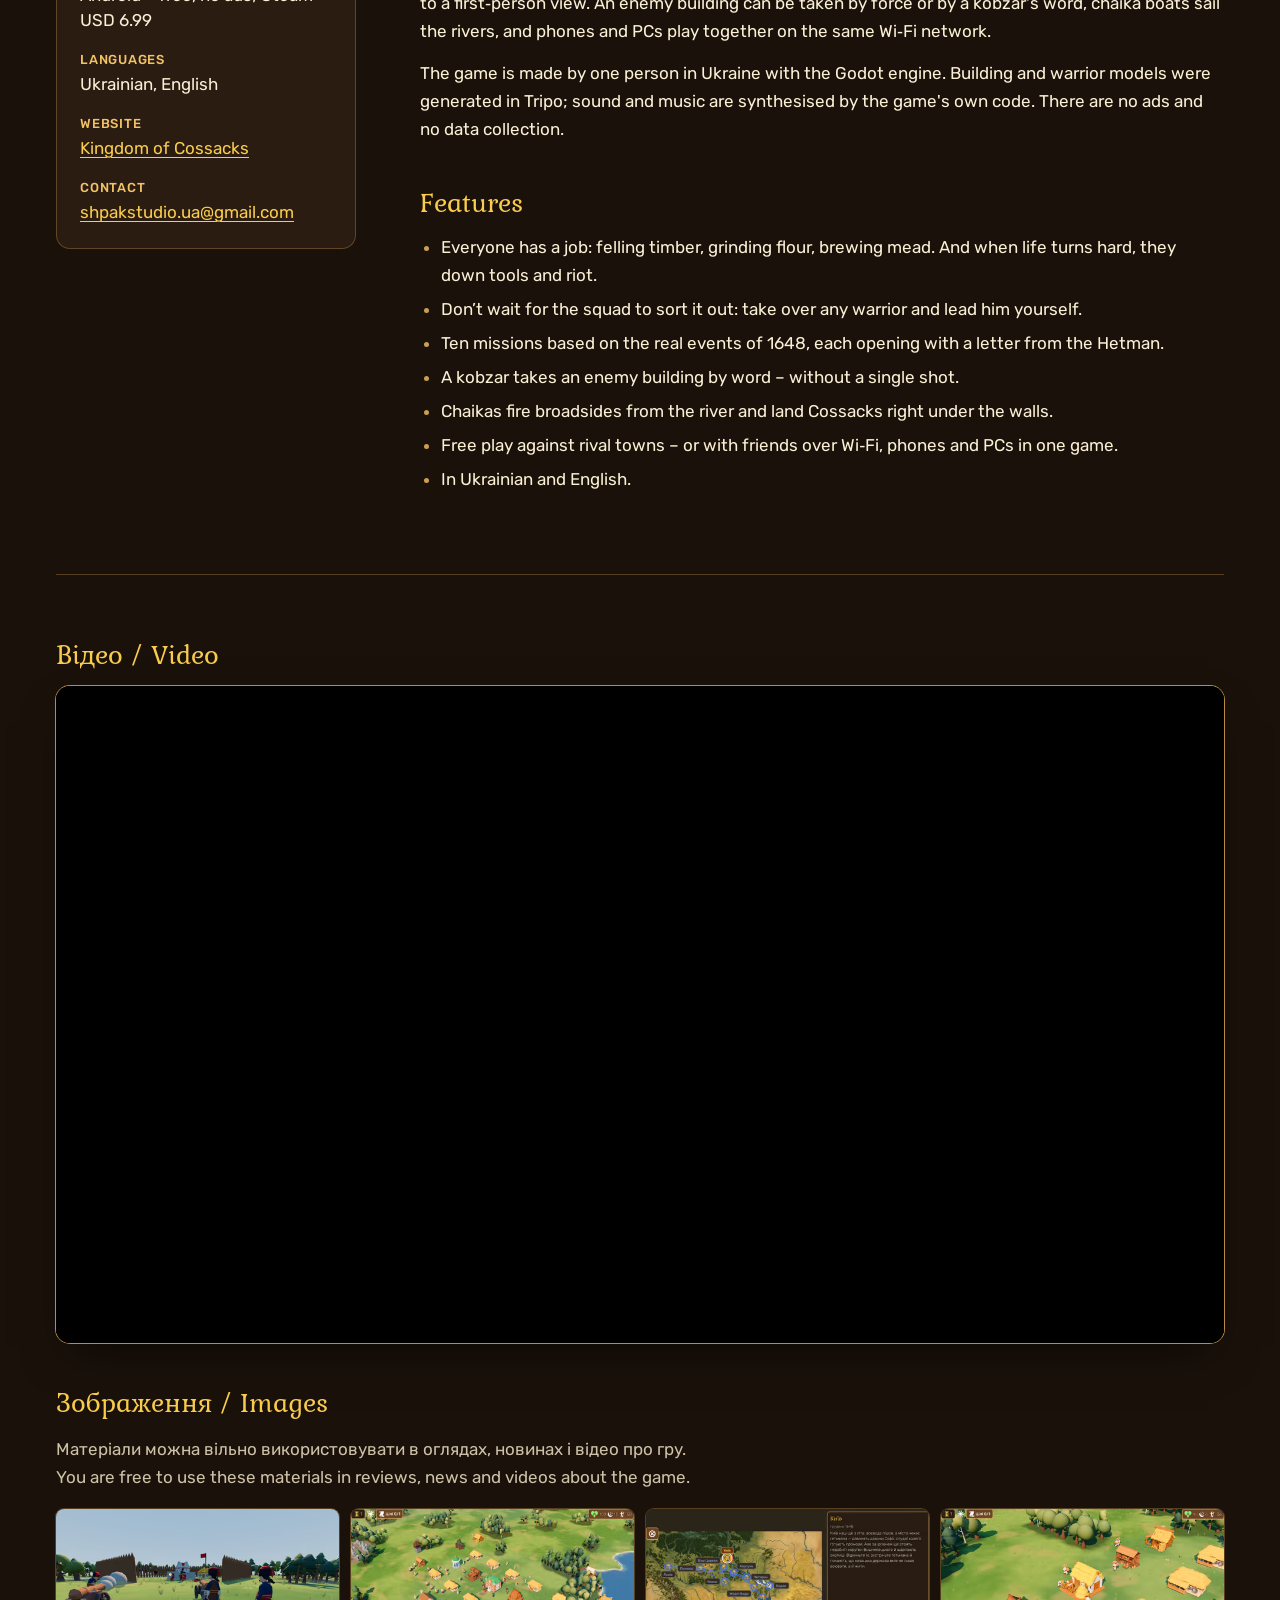
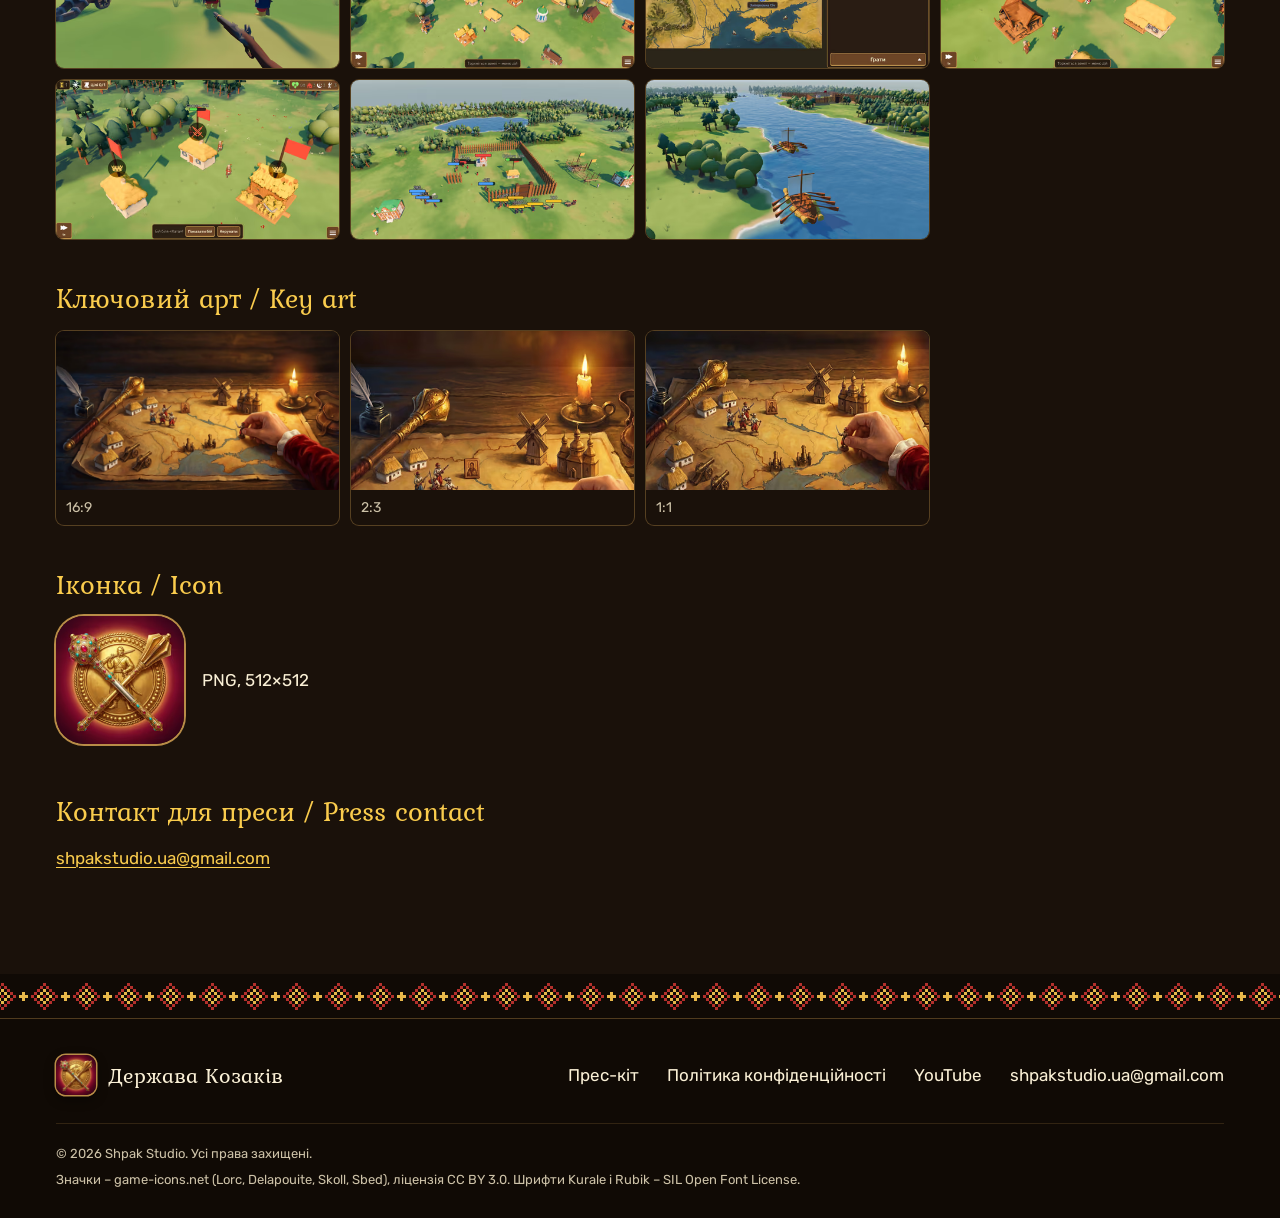
<file: press/index.html>
<!doctype html>
<html lang="uk">
<head>
<meta charset="utf-8">
<meta name="viewport" content="width=device-width, initial-scale=1, viewport-fit=cover">
<title>Прес-кіт · Press kit – Держава Козаків</title>
<meta name="description" content="Факти, опис, скриншоти й іконка гри «Держава Козаків» для преси. Facts, description, screenshots and icon of Kingdom of Cossacks for the press.">
<meta name="theme-color" content="#1a110a">
<link rel="canonical" href="https://shpytchuk-vasyl.github.io/KingdomOfCossacksSite/press/">
<meta property="og:url" content="https://shpytchuk-vasyl.github.io/KingdomOfCossacksSite/press/">
<meta property="og:type" content="website">
<meta property="og:site_name" content="Держава Козаків">
<meta property="og:title" content="Прес-кіт · Press kit – Держава Козаків">
<meta property="og:description" content="Факти, опис, скриншоти й іконка гри «Держава Козаків» для преси. Facts, description, screenshots and icon of Kingdom of Cossacks for the press.">
<meta property="og:image" content="https://shpytchuk-vasyl.github.io/KingdomOfCossacksSite/assets/img/og.jpg">
<meta property="og:image:width" content="1200">
<meta property="og:image:height" content="630">
<meta property="og:locale" content="uk_UA">
<meta name="twitter:card" content="summary_large_image">
<link rel="icon" type="image/png" sizes="32x32" href="../assets/img/favicon-32.png">
<link rel="apple-touch-icon" href="../assets/img/apple-touch-icon.png">
<link rel="preload" as="font" type="font/woff2" href="../assets/fonts/kurale.woff2" crossorigin>
<link rel="preload" as="font" type="font/woff2" href="../assets/fonts/rubik.woff2" crossorigin>
<link rel="stylesheet" href="../assets/css/site.css">
<script src="../assets/js/site.js" defer></script>
</head>
<body class="is-doc">
<a class="skip-link" href="#main">До змісту</a>
<header class="site-header">
  <div class="site-header__bar">
    <a class="brand" href="../" aria-label="Держава Козаків. На головну">
      <picture><source type="image/avif" srcset="../assets/img/icon-96-zHIRQW5aMn.avif 96w, ../assets/img/icon-192-zHIRQW5aMn.avif 192w, ../assets/img/icon-384-zHIRQW5aMn.avif 384w" sizes="40px"><img class="brand__mark" src="../assets/img/icon-192-zHIRQW5aMn.webp" srcset="../assets/img/icon-96-zHIRQW5aMn.webp 96w, ../assets/img/icon-192-zHIRQW5aMn.webp 192w, ../assets/img/icon-384-zHIRQW5aMn.webp 384w" sizes="40px" width="384" height="384" alt="" fetchpriority="high"></picture>
      <span class="brand__name">Держава Козаків</span>
    </a>
    <nav class="lang-switch" aria-label="Мова сайту">
      <a href="#uk" lang="uk">Українська</a>
      <a href="#en" lang="en">English</a>
    </nav>
  </div>
</header>

<main id="main">
<div class="container doc">
  <header class="press-head">
    <div>
      <p class="eyebrow">Прес-кіт · Press kit</p>
      <h1>Держава Козаків <span class="press-head__alt" lang="en">Kingdom of Cossacks</span></h1>
    </div>
  </header>
  <section id="uk" lang="uk" class="press">
    <aside class="press__facts" aria-label="Факти">
      <h2>Факти</h2>
      <dl>
        <dt>Розробник</dt>
        <dd>Shpak Studio, Україна</dd>
        <dt>Вихід</dt>
        <dd>Android – грудень 2026, Steam – 2027 (орієнтовно)</dd>
        <dt>Платформи</dt>
        <dd>Android, Windows</dd>
        <dt>Ціна</dt>
        <dd>Android – безкоштовно, без реклами; Steam – 6,99 USD</dd>
        <dt>Мови</dt>
        <dd>українська, англійська</dd>
        <dt>Сайт</dt>
        <dd><a href="../">Держава Козаків</a></dd>
        <dt>Контакт</dt>
        <dd><a href="mailto:shpakstudio.ua@gmail.com">shpakstudio.ua@gmail.com</a></dd>
      </dl>
    </aside>
    <div class="press__text prose">
      <h2>Опис</h2>
      <p>Містобудівник і стратегія про повстання 1648 року. Будуй козацьке місто, збирай полки, звільняй Україну регіон за регіоном. У будь‑якому бою візьми одного воїна під пряме керування.</p>
      <h2>Історія</h2>
      <p>«Держава Козаків» – містобудівник старої школи: місто живе своїм життям, а гравець спрямовує його. Дія відбувається в Україні 1648 року, від Запорозької Січі до Києва: козаки й селяни повстають проти Корони.</p>
      <p>Своє в грі – режим «Контроль»: у будь‑якому бою можна взяти одного воїна під пряме керування, аж до вигляду від першої особи. Ворожу будівлю можна взяти силою або словом кобзаря, річками ходять чайки, а в одній мережі Wi‑Fi разом грають телефони й ПК.</p>
      <p>Гру робить одна людина в Україні на рушії Godot. Моделі будівель і воїнів згенеровано в Tripo, звук і музика синтезуються кодом самої гри. У грі немає реклами й збору даних.</p>
      <h2>Особливості</h2>
      <ul>
        <li>Кожен житель при ділі: рубає ліс, меле борошно, варить мед. А як людям зле – кидають роботу й бунтують.</li>
        <li>Не чекай, поки загін розбереться: візьми будь‑якого воїна на себе й веди його сам.</li>
        <li>Десять місій за справжніми подіями 1648 року, і перед кожною – лист гетьмана.</li>
        <li>Кобзар бере ворожу будівлю словом – без жодного пострілу.</li>
        <li>Чайки бʼють бортовим залпом з річки й висаджують козаків під самі мури.</li>
        <li>Вільна гра проти міст‑суперників – або з друзями по Wi‑Fi, телефони й ПК в одній грі.</li>
        <li>Гра українською й англійською.</li>
      </ul>
    </div>
  </section>
  <section id="en" lang="en" class="press">
    <aside class="press__facts" aria-label="Facts">
      <h2>Facts</h2>
      <dl>
        <dt>Developer</dt>
        <dd>Shpak Studio, Ukraine</dd>
        <dt>Release</dt>
        <dd>Android – December 2026, Steam – 2027 (tentative)</dd>
        <dt>Platforms</dt>
        <dd>Android, Windows</dd>
        <dt>Price</dt>
        <dd>Android – free, no ads; Steam – USD 6.99</dd>
        <dt>Languages</dt>
        <dd>Ukrainian, English</dd>
        <dt>Website</dt>
        <dd><a href="../en/">Kingdom of Cossacks</a></dd>
        <dt>Contact</dt>
        <dd><a href="mailto:shpakstudio.ua@gmail.com">shpakstudio.ua@gmail.com</a></dd>
      </dl>
    </aside>
    <div class="press__text prose">
      <h2>Description</h2>
      <p>A city builder and strategy about the 1648 uprising. Build a Cossack town, raise regiments, free Ukraine region by region. In any battle, take direct control of a single warrior.</p>
      <h2>History</h2>
      <p>Kingdom of Cossacks is an old‑school city builder: the town lives a life of its own and the player steers it. It is set in Ukraine in 1648, from the Zaporozhian Sich to Kyiv, as Cossacks and peasants rise against the Crown.</p>
      <p>What sets it apart is Control: in any battle you can take over a single warrior directly, down to a first‑person view. An enemy building can be taken by force or by a kobzar&#39;s word, chaika boats sail the rivers, and phones and PCs play together on the same Wi‑Fi network.</p>
      <p>The game is made by one person in Ukraine with the Godot engine. Building and warrior models were generated in Tripo; sound and music are synthesised by the game&#39;s own code. There are no ads and no data collection.</p>
      <h2>Features</h2>
      <ul>
        <li>Everyone has a job: felling timber, grinding flour, brewing mead. And when life turns hard, they down tools and riot.</li>
        <li>Don’t wait for the squad to sort it out: take over any warrior and lead him yourself.</li>
        <li>Ten missions based on the real events of 1648, each opening with a letter from the Hetman.</li>
        <li>A kobzar takes an enemy building by word – without a single shot.</li>
        <li>Chaikas fire broadsides from the river and land Cossacks right under the walls.</li>
        <li>Free play against rival towns – or with friends over Wi‑Fi, phones and PCs in one game.</li>
        <li>In Ukrainian and English.</li>
      </ul>
    </div>
  </section>
  <section class="press-media" aria-labelledby="press-images">
    <h2>Відео / Video</h2>
    
<div class="trailer">
  <iframe src="https://www.youtube.com/embed/whLM8h1D1ig" title="Трейлер" loading="lazy"
    allow="accelerometer; autoplay; clipboard-write; encrypted-media; gyroscope; picture-in-picture; web-share"
    referrerpolicy="strict-origin-when-cross-origin" allowfullscreen></iframe>
</div>


    <h2 id="press-images">Зображення / Images</h2>
    <p class="press-media__note">Матеріали можна вільно використовувати в оглядах, новинах і відео про гру.<br><span lang="en">You are free to use these materials in reviews, news and videos about the game.</span></p>
    <ul class="press-shots">
      <li>
        <a href="../assets/img/control-1600-t5LefNUc7m.webp" download="kingdom-of-cossacks-control.webp" aria-label="Завантажити: Візьми козака під керування">
          <picture><source type="image/avif" srcset="../assets/img/control-480-t5LefNUc7m.avif 480w, ../assets/img/control-960-t5LefNUc7m.avif 960w, ../assets/img/control-1600-t5LefNUc7m.avif 1600w" sizes="(min-width: 900px) 280px, 50vw"><img src="../assets/img/control-960-t5LefNUc7m.webp" srcset="../assets/img/control-480-t5LefNUc7m.webp 480w, ../assets/img/control-960-t5LefNUc7m.webp 960w, ../assets/img/control-1600-t5LefNUc7m.webp 1600w" sizes="(min-width: 900px) 280px, 50vw" width="1600" height="900" alt="Вигляд від першої особи: козак із мушкетом, поруч гармата щойно вистрілила по частоколу" loading="lazy" decoding="async"></picture>
        </a>
      </li>
      <li>
        <a href="../assets/img/city-2560-O0dnscIypL.webp" download="kingdom-of-cossacks-city.webp" aria-label="Завантажити: Збудуй козацьку державу">
          <picture><source type="image/avif" srcset="../assets/img/city-480-O0dnscIypL.avif 480w, ../assets/img/city-960-O0dnscIypL.avif 960w, ../assets/img/city-1600-O0dnscIypL.avif 1600w, ../assets/img/city-2560-O0dnscIypL.avif 2560w" sizes="(min-width: 900px) 280px, 50vw"><img src="../assets/img/city-960-O0dnscIypL.webp" srcset="../assets/img/city-480-O0dnscIypL.webp 480w, ../assets/img/city-960-O0dnscIypL.webp 960w, ../assets/img/city-1600-O0dnscIypL.webp 1600w, ../assets/img/city-2560-O0dnscIypL.webp 2560w" sizes="(min-width: 900px) 280px, 50vw" width="2560" height="1440" alt="Козацьке місто згори: Ратуша, хати під стріхою, церква, альтанки, жителі на вулицях, озеро" loading="lazy" decoding="async"></picture>
        </a>
      </li>
      <li>
        <a href="../assets/img/campaign-2560-t9H07liaMf.webp" download="kingdom-of-cossacks-campaign.webp" aria-label="Завантажити: Звільни Україну регіон за регіоном">
          <picture><source type="image/avif" srcset="../assets/img/campaign-480-t9H07liaMf.avif 480w, ../assets/img/campaign-960-t9H07liaMf.avif 960w, ../assets/img/campaign-1600-t9H07liaMf.avif 1600w, ../assets/img/campaign-2560-t9H07liaMf.avif 2560w" sizes="(min-width: 900px) 280px, 50vw"><img src="../assets/img/campaign-960-t9H07liaMf.webp" srcset="../assets/img/campaign-480-t9H07liaMf.webp 480w, ../assets/img/campaign-960-t9H07liaMf.webp 960w, ../assets/img/campaign-1600-t9H07liaMf.webp 1600w, ../assets/img/campaign-2560-t9H07liaMf.webp 2560w" sizes="(min-width: 900px) 280px, 50vw" width="2560" height="1440" alt="Карта кампанії: шлях від Запорозької Січі до Києва й лист гетьмана про місію" loading="lazy" decoding="async"></picture>
        </a>
      </li>
      <li>
        <a href="../assets/img/economy-1600-MjsPe6Frtc.webp" download="kingdom-of-cossacks-economy.webp" aria-label="Завантажити: Хліб, залізо, мед, наука">
          <picture><source type="image/avif" srcset="../assets/img/economy-480-MjsPe6Frtc.avif 480w, ../assets/img/economy-960-MjsPe6Frtc.avif 960w, ../assets/img/economy-1600-MjsPe6Frtc.avif 1600w" sizes="(min-width: 900px) 280px, 50vw"><img src="../assets/img/economy-960-MjsPe6Frtc.webp" srcset="../assets/img/economy-480-MjsPe6Frtc.webp 480w, ../assets/img/economy-960-MjsPe6Frtc.webp 960w, ../assets/img/economy-1600-MjsPe6Frtc.webp 1600w" sizes="(min-width: 900px) 280px, 50vw" width="1600" height="900" alt="Ферма, хати й майстерня зблизька, селяни несуть урожай" loading="lazy" decoding="async"></picture>
        </a>
      </li>
      <li>
        <a href="../assets/img/word-2560-dSi6XT-k1f.webp" download="kingdom-of-cossacks-word.webp" aria-label="Завантажити: Переконай або візьми силою">
          <picture><source type="image/avif" srcset="../assets/img/word-480-dSi6XT-k1f.avif 480w, ../assets/img/word-960-dSi6XT-k1f.avif 960w, ../assets/img/word-1600-dSi6XT-k1f.avif 1600w, ../assets/img/word-2560-dSi6XT-k1f.avif 2560w" sizes="(min-width: 900px) 280px, 50vw"><img src="../assets/img/word-960-dSi6XT-k1f.webp" srcset="../assets/img/word-480-dSi6XT-k1f.webp 480w, ../assets/img/word-960-dSi6XT-k1f.webp 960w, ../assets/img/word-1600-dSi6XT-k1f.webp 1600w, ../assets/img/word-2560-dSi6XT-k1f.webp 2560w" sizes="(min-width: 900px) 280px, 50vw" width="2560" height="1440" alt="Кобзар біля ворожої хати з прапором Корони, над дахом шкала «Словом 47 %»" loading="lazy" decoding="async"></picture>
        </a>
      </li>
      <li>
        <a href="../assets/img/players-2560-EB9m0GLtxk.webp" download="kingdom-of-cossacks-players.webp" aria-label="Завантажити: Разом проти Корони">
          <picture><source type="image/avif" srcset="../assets/img/players-480-EB9m0GLtxk.avif 480w, ../assets/img/players-960-EB9m0GLtxk.avif 960w, ../assets/img/players-1600-EB9m0GLtxk.avif 1600w, ../assets/img/players-2560-EB9m0GLtxk.avif 2560w" sizes="(min-width: 900px) 280px, 50vw"><img src="../assets/img/players-960-EB9m0GLtxk.webp" srcset="../assets/img/players-480-EB9m0GLtxk.webp 480w, ../assets/img/players-960-EB9m0GLtxk.webp 960w, ../assets/img/players-1600-EB9m0GLtxk.webp 1600w, ../assets/img/players-2560-EB9m0GLtxk.webp 2560w" sizes="(min-width: 900px) 280px, 50vw" width="2560" height="1440" alt="Два козацькі загони, із синіми й жовтими смужками здоровʼя, з двох боків штурмують табір Корони за частоколом" loading="lazy" decoding="async"></picture>
        </a>
      </li>
      <li>
        <a href="../assets/img/chaikas-2560-p1BgZ7BHxC.webp" download="kingdom-of-cossacks-chaikas.webp" aria-label="Завантажити: Неси мене, моя чайко">
          <picture><source type="image/avif" srcset="../assets/img/chaikas-480-p1BgZ7BHxC.avif 480w, ../assets/img/chaikas-960-p1BgZ7BHxC.avif 960w, ../assets/img/chaikas-1600-p1BgZ7BHxC.avif 1600w, ../assets/img/chaikas-2560-p1BgZ7BHxC.avif 2560w" sizes="(min-width: 900px) 280px, 50vw"><img src="../assets/img/chaikas-960-p1BgZ7BHxC.webp" srcset="../assets/img/chaikas-480-p1BgZ7BHxC.webp 480w, ../assets/img/chaikas-960-p1BgZ7BHxC.webp 960w, ../assets/img/chaikas-1600-p1BgZ7BHxC.webp 1600w, ../assets/img/chaikas-2560-p1BgZ7BHxC.webp 2560w" sizes="(min-width: 900px) 280px, 50vw" width="2560" height="1440" alt="Дві чайки пливуть Дніпром, на далекому березі фортеця Кодак" loading="lazy" decoding="async"></picture>
        </a>
      </li>
    </ul>

    <h2>Ключовий арт / Key art</h2>
    <ul class="press-shots">
      <li>
        <a href="../assets/img/hero-2560-Sloxx4jPPY.webp" download="kingdom-of-cossacks-key-art-16x9.webp" aria-label="Завантажити: Ключовий арт / Key art, 16:9">
          <picture><source type="image/avif" srcset="../assets/img/hero-1280-Sloxx4jPPY.avif 1280w, ../assets/img/hero-1920-Sloxx4jPPY.avif 1920w, ../assets/img/hero-2560-Sloxx4jPPY.avif 2560w" sizes="(min-width: 900px) 280px, 50vw"><img src="../assets/img/hero-1920-Sloxx4jPPY.webp" srcset="../assets/img/hero-1280-Sloxx4jPPY.webp 1280w, ../assets/img/hero-1920-Sloxx4jPPY.webp 1920w, ../assets/img/hero-2560-Sloxx4jPPY.webp 2560w" sizes="(min-width: 900px) 280px, 50vw" width="2560" height="1440" alt="" loading="lazy" decoding="async"></picture>
          <span>16:9</span>
        </a>
      </li>
      <li>
        <a href="../assets/img/key-art-tall-1800-U1ZiUDc6z-.webp" download="kingdom-of-cossacks-key-art-2x3.webp" aria-label="Завантажити: Ключовий арт / Key art, 2:3">
          <picture><source type="image/avif" srcset="../assets/img/key-art-tall-480-U1ZiUDc6z-.avif 480w, ../assets/img/key-art-tall-960-U1ZiUDc6z-.avif 960w, ../assets/img/key-art-tall-1800-U1ZiUDc6z-.avif 1800w" sizes="(min-width: 900px) 280px, 50vw"><img src="../assets/img/key-art-tall-960-U1ZiUDc6z-.webp" srcset="../assets/img/key-art-tall-480-U1ZiUDc6z-.webp 480w, ../assets/img/key-art-tall-960-U1ZiUDc6z-.webp 960w, ../assets/img/key-art-tall-1800-U1ZiUDc6z-.webp 1800w" sizes="(min-width: 900px) 280px, 50vw" width="1800" height="2700" alt="" loading="lazy" decoding="async"></picture>
          <span>2:3</span>
        </a>
      </li>
      <li>
        <a href="../assets/img/key-art-square-2048-8qiZvyxXbL.webp" download="kingdom-of-cossacks-key-art-1x1.webp" aria-label="Завантажити: Ключовий арт / Key art, 1:1">
          <picture><source type="image/avif" srcset="../assets/img/key-art-square-480-8qiZvyxXbL.avif 480w, ../assets/img/key-art-square-960-8qiZvyxXbL.avif 960w, ../assets/img/key-art-square-2048-8qiZvyxXbL.avif 2048w" sizes="(min-width: 900px) 280px, 50vw"><img src="../assets/img/key-art-square-960-8qiZvyxXbL.webp" srcset="../assets/img/key-art-square-480-8qiZvyxXbL.webp 480w, ../assets/img/key-art-square-960-8qiZvyxXbL.webp 960w, ../assets/img/key-art-square-2048-8qiZvyxXbL.webp 2048w" sizes="(min-width: 900px) 280px, 50vw" width="2048" height="2048" alt="" loading="lazy" decoding="async"></picture>
          <span>1:1</span>
        </a>
      </li>
    </ul>

    <h2>Іконка / Icon</h2>
    <a class="press-icon" href="../assets/img/icon-512.png" download="kingdom-of-cossacks-icon-512.png" aria-label="Завантажити: PNG 512×512">
      <picture><source type="image/avif" srcset="../assets/img/icon-96-zHIRQW5aMn.avif 96w, ../assets/img/icon-192-zHIRQW5aMn.avif 192w, ../assets/img/icon-384-zHIRQW5aMn.avif 384w" sizes="128px"><img src="../assets/img/icon-192-zHIRQW5aMn.webp" srcset="../assets/img/icon-96-zHIRQW5aMn.webp 96w, ../assets/img/icon-192-zHIRQW5aMn.webp 192w, ../assets/img/icon-384-zHIRQW5aMn.webp 384w" sizes="128px" width="384" height="384" alt="" loading="lazy" decoding="async"></picture>
      <span>PNG, 512×512</span>
    </a>

    <h2>Контакт для преси / Press contact</h2>
    <p><a href="mailto:shpakstudio.ua@gmail.com">shpakstudio.ua@gmail.com</a></p>
  </section>
</div>

</main>
<footer class="site-footer">
  <div class="ornament" aria-hidden="true"></div>
  <div class="container site-footer__top">
    <a class="brand" href="../">
      <picture><source type="image/avif" srcset="../assets/img/icon-96-zHIRQW5aMn.avif 96w, ../assets/img/icon-192-zHIRQW5aMn.avif 192w, ../assets/img/icon-384-zHIRQW5aMn.avif 384w" sizes="40px"><img class="brand__mark" src="../assets/img/icon-192-zHIRQW5aMn.webp" srcset="../assets/img/icon-96-zHIRQW5aMn.webp 96w, ../assets/img/icon-192-zHIRQW5aMn.webp 192w, ../assets/img/icon-384-zHIRQW5aMn.webp 384w" sizes="40px" width="384" height="384" alt="" loading="lazy" decoding="async"></picture>
      <span class="brand__name">Держава Козаків</span>
    </a>
    <nav aria-label="Сторінки сайту">
      <ul class="site-footer__links">
        <li><a href="../press/">Прес-кіт</a></li>
        <li><a href="../privacy/">Політика конфіденційності</a></li>
        <li><a href="https://www.youtube.com/@shpakstudio" rel="me noopener">YouTube</a></li>
        <li><a href="mailto:shpakstudio.ua@gmail.com">shpakstudio.ua@gmail.com</a></li>
      </ul>
    </nav>
  </div>
  <div class="container site-footer__legal">
    <p>© 2026 Shpak Studio. Усі права захищені.</p>
    <p>Значки – game-icons.net (Lorc, Delapouite, Skoll, Sbed), ліцензія CC BY 3.0. Шрифти Kurale і Rubik – SIL Open Font License.</p>
  </div>
</footer>

</body>
</html>
</file>
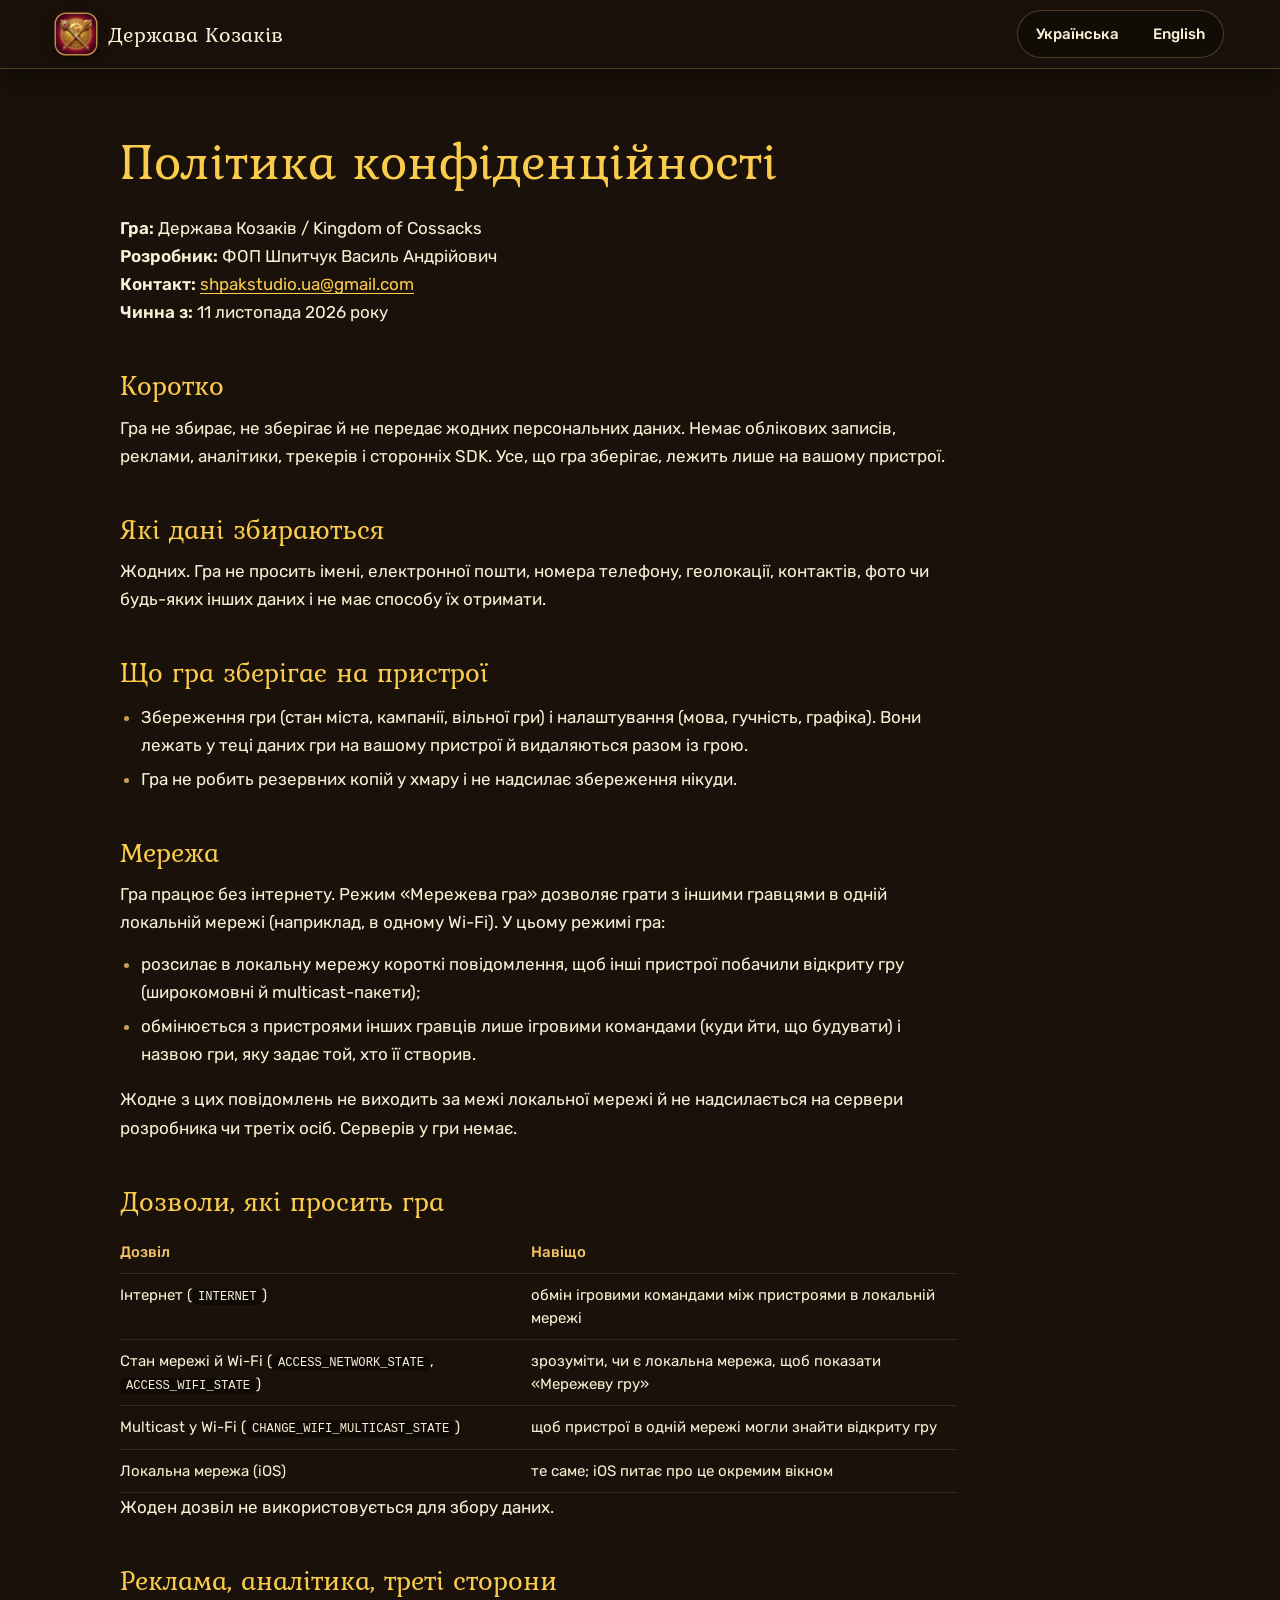
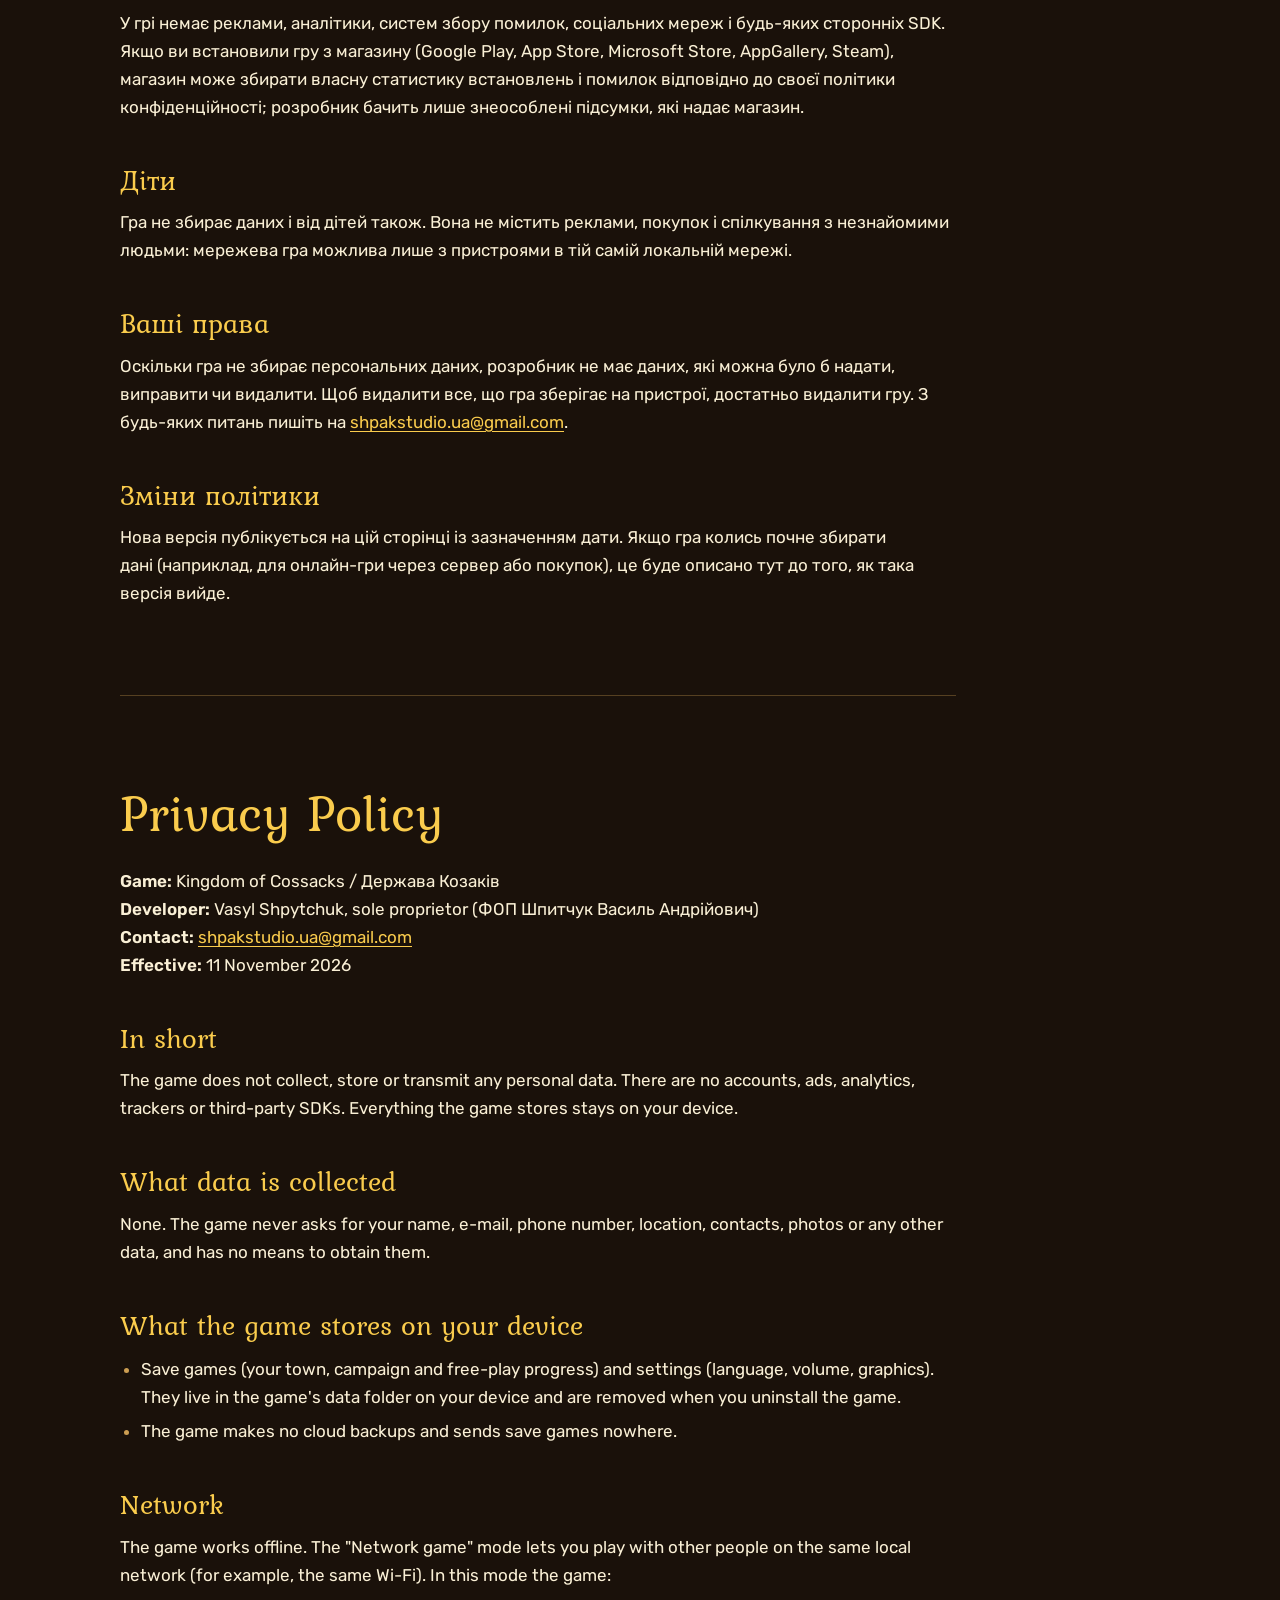
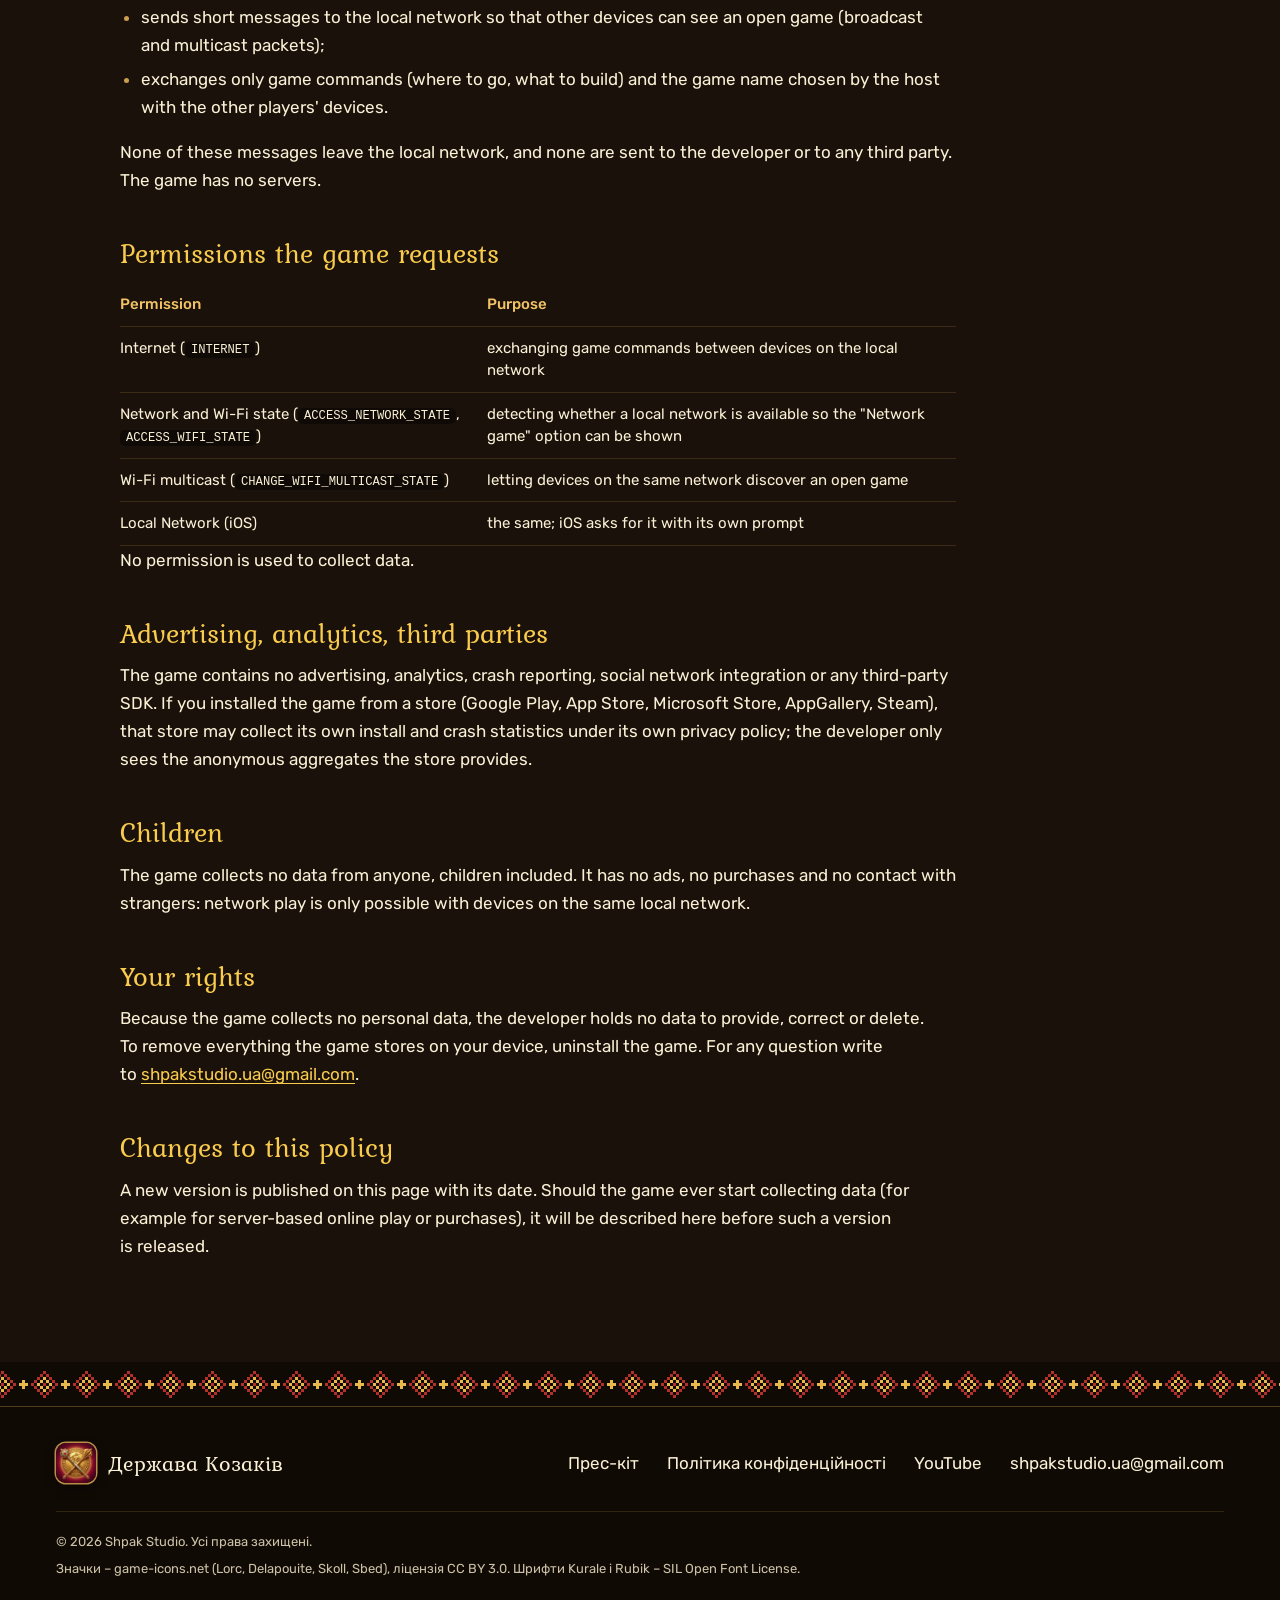
<file: privacy/index.html>
<!doctype html>
<html lang="uk">
<head>
<meta charset="utf-8">
<meta name="viewport" content="width=device-width, initial-scale=1, viewport-fit=cover">
<title>Політика конфіденційності · Privacy Policy – Держава Козаків</title>
<meta name="description" content="Гра не збирає, не зберігає й не передає жодних персональних даних. The game does not collect, store or transmit any personal data.">
<meta name="theme-color" content="#1a110a">
<link rel="canonical" href="https://shpytchuk-vasyl.github.io/KingdomOfCossacksSite/privacy/">
<meta property="og:url" content="https://shpytchuk-vasyl.github.io/KingdomOfCossacksSite/privacy/">
<meta property="og:type" content="website">
<meta property="og:site_name" content="Держава Козаків">
<meta property="og:title" content="Політика конфіденційності · Privacy Policy – Держава Козаків">
<meta property="og:description" content="Гра не збирає, не зберігає й не передає жодних персональних даних. The game does not collect, store or transmit any personal data.">
<meta property="og:image" content="https://shpytchuk-vasyl.github.io/KingdomOfCossacksSite/assets/img/og.jpg">
<meta property="og:image:width" content="1200">
<meta property="og:image:height" content="630">
<meta property="og:locale" content="uk_UA">
<meta name="twitter:card" content="summary_large_image">
<link rel="icon" type="image/png" sizes="32x32" href="../assets/img/favicon-32.png">
<link rel="apple-touch-icon" href="../assets/img/apple-touch-icon.png">
<link rel="preload" as="font" type="font/woff2" href="../assets/fonts/kurale.woff2" crossorigin>
<link rel="preload" as="font" type="font/woff2" href="../assets/fonts/rubik.woff2" crossorigin>
<link rel="stylesheet" href="../assets/css/site.css">
<script src="../assets/js/site.js" defer></script>
</head>
<body class="is-doc">
<a class="skip-link" href="#main">До змісту</a>
<header class="site-header">
  <div class="site-header__bar">
    <a class="brand" href="../" aria-label="Держава Козаків. На головну">
      <picture><source type="image/avif" srcset="../assets/img/icon-96-zHIRQW5aMn.avif 96w, ../assets/img/icon-192-zHIRQW5aMn.avif 192w, ../assets/img/icon-384-zHIRQW5aMn.avif 384w" sizes="40px"><img class="brand__mark" src="../assets/img/icon-192-zHIRQW5aMn.webp" srcset="../assets/img/icon-96-zHIRQW5aMn.webp 96w, ../assets/img/icon-192-zHIRQW5aMn.webp 192w, ../assets/img/icon-384-zHIRQW5aMn.webp 384w" sizes="40px" width="384" height="384" alt="" fetchpriority="high"></picture>
      <span class="brand__name">Держава Козаків</span>
    </a>
    <nav class="lang-switch" aria-label="Мова сайту">
      <a href="#uk" lang="uk">Українська</a>
      <a href="#en" lang="en">English</a>
    </nav>
  </div>
</header>

<main id="main">
<div class="container container--narrow doc">
  <article id="uk" lang="uk" class="doc__part prose">
    <h1>Політика конфіденційності</h1>
    <p><strong>Гра:</strong> Держава Козаків / Kingdom of Cossacks<br>
<strong>Розробник:</strong> ФОП Шпитчук Василь Андрійович<br>
<strong>Контакт:</strong> <a href="mailto:shpakstudio.ua@gmail.com">shpakstudio.ua@gmail.com</a><br>
<strong>Чинна з:</strong> 11 листопада 2026 року</p>
<h2>Коротко</h2>
<p>Гра не збирає, не зберігає й не передає жодних персональних даних. Немає облікових записів, реклами, аналітики,
трекерів і сторонніх SDK. Усе, що гра зберігає, лежить лише на вашому пристрої.</p>
<h2>Які дані збираються</h2>
<p>Жодних. Гра не просить імені, електронної пошти, номера телефону, геолокації, контактів, фото чи будь-яких інших
даних і не має способу їх отримати.</p>
<h2>Що гра зберігає на пристрої</h2>
<ul>
<li>Збереження гри (стан міста, кампанії, вільної гри) і налаштування (мова, гучність, графіка). Вони лежать у теці
даних гри на вашому пристрої й видаляються разом із грою.</li>
<li>Гра не робить резервних копій у хмару і не надсилає збереження нікуди.</li>
</ul>
<h2>Мережа</h2>
<p>Гра працює без інтернету. Режим «Мережева гра» дозволяє грати з іншими гравцями в одній локальній мережі
(наприклад, в одному Wi-Fi). У цьому режимі гра:</p>
<ul>
<li>розсилає в локальну мережу короткі повідомлення, щоб інші пристрої побачили відкриту гру (широкомовні й
multicast-пакети);</li>
<li>обмінюється з пристроями інших гравців лише ігровими командами (куди йти, що будувати) і назвою гри, яку задає
той, хто її створив.</li>
</ul>
<p>Жодне з цих повідомлень не виходить за межі локальної мережі й не надсилається на сервери розробника чи третіх осіб.
Серверів у гри немає.</p>
<h2>Дозволи, які просить гра</h2>
<table>
<thead>
<tr>
<th>Дозвіл</th>
<th>Навіщо</th>
</tr>
</thead>
<tbody>
<tr>
<td>Інтернет (<code>INTERNET</code>)</td>
<td>обмін ігровими командами між пристроями в локальній мережі</td>
</tr>
<tr>
<td>Стан мережі й Wi-Fi (<code>ACCESS_NETWORK_STATE</code>, <code>ACCESS_WIFI_STATE</code>)</td>
<td>зрозуміти, чи є локальна мережа, щоб показати «Мережеву гру»</td>
</tr>
<tr>
<td>Multicast у Wi-Fi (<code>CHANGE_WIFI_MULTICAST_STATE</code>)</td>
<td>щоб пристрої в одній мережі могли знайти відкриту гру</td>
</tr>
<tr>
<td>Локальна мережа (iOS)</td>
<td>те саме; iOS питає про це окремим вікном</td>
</tr>
</tbody>
</table>
<p>Жоден дозвіл не використовується для збору даних.</p>
<h2>Реклама, аналітика, треті сторони</h2>
<p>У грі немає реклами, аналітики, систем збору помилок, соціальних мереж і будь-яких сторонніх SDK. Якщо ви
встановили гру з магазину (Google Play, App Store, Microsoft Store, AppGallery, Steam), магазин може збирати власну
статистику встановлень і помилок відповідно до своєї політики конфіденційності; розробник бачить лише знеособлені
підсумки, які надає магазин.</p>
<h2>Діти</h2>
<p>Гра не збирає даних і від дітей також. Вона не містить реклами, покупок і спілкування з незнайомими людьми:
мережева гра можлива лише з пристроями в тій самій локальній мережі.</p>
<h2>Ваші права</h2>
<p>Оскільки гра не збирає персональних даних, розробник не має даних, які можна було б надати, виправити чи видалити.
Щоб видалити все, що гра зберігає на пристрої, достатньо видалити гру. З будь-яких питань пишіть на <a href="mailto:shpakstudio.ua@gmail.com">shpakstudio.ua@gmail.com</a>.</p>
<h2>Зміни політики</h2>
<p>Нова версія публікується на цій сторінці із зазначенням дати. Якщо гра колись почне збирати дані (наприклад, для
онлайн-гри через сервер або покупок), це буде описано тут до того, як така версія вийде.</p>

  </article>
  <article id="en" lang="en" class="doc__part prose">
    <h1>Privacy Policy</h1>
    <p><strong>Game:</strong> Kingdom of Cossacks / Держава Козаків<br>
<strong>Developer:</strong> Vasyl Shpytchuk, sole proprietor (ФОП Шпитчук Василь Андрійович)<br>
<strong>Contact:</strong> <a href="mailto:shpakstudio.ua@gmail.com">shpakstudio.ua@gmail.com</a><br>
<strong>Effective:</strong> 11 November 2026</p>
<h2>In short</h2>
<p>The game does not collect, store or transmit any personal data. There are no accounts, ads, analytics, trackers or
third-party SDKs. Everything the game stores stays on your device.</p>
<h2>What data is collected</h2>
<p>None. The game never asks for your name, e-mail, phone number, location, contacts, photos or any other data, and
has no means to obtain them.</p>
<h2>What the game stores on your device</h2>
<ul>
<li>Save games (your town, campaign and free-play progress) and settings (language, volume, graphics). They live in
the game's data folder on your device and are removed when you uninstall the game.</li>
<li>The game makes no cloud backups and sends save games nowhere.</li>
</ul>
<h2>Network</h2>
<p>The game works offline. The &quot;Network game&quot; mode lets you play with other people on the same local network (for
example, the same Wi-Fi). In this mode the game:</p>
<ul>
<li>sends short messages to the local network so that other devices can see an open game (broadcast and multicast
packets);</li>
<li>exchanges only game commands (where to go, what to build) and the game name chosen by the host with the other
players' devices.</li>
</ul>
<p>None of these messages leave the local network, and none are sent to the developer or to any third party. The game
has no servers.</p>
<h2>Permissions the game requests</h2>
<table>
<thead>
<tr>
<th>Permission</th>
<th>Purpose</th>
</tr>
</thead>
<tbody>
<tr>
<td>Internet (<code>INTERNET</code>)</td>
<td>exchanging game commands between devices on the local network</td>
</tr>
<tr>
<td>Network and Wi-Fi state (<code>ACCESS_NETWORK_STATE</code>, <code>ACCESS_WIFI_STATE</code>)</td>
<td>detecting whether a local network is available so the &quot;Network game&quot; option can be shown</td>
</tr>
<tr>
<td>Wi-Fi multicast (<code>CHANGE_WIFI_MULTICAST_STATE</code>)</td>
<td>letting devices on the same network discover an open game</td>
</tr>
<tr>
<td>Local Network (iOS)</td>
<td>the same; iOS asks for it with its own prompt</td>
</tr>
</tbody>
</table>
<p>No permission is used to collect data.</p>
<h2>Advertising, analytics, third parties</h2>
<p>The game contains no advertising, analytics, crash reporting, social network integration or any third-party SDK.
If you installed the game from a store (Google Play, App Store, Microsoft Store, AppGallery, Steam), that store may
collect its own install and crash statistics under its own privacy policy; the developer only sees the anonymous
aggregates the store provides.</p>
<h2>Children</h2>
<p>The game collects no data from anyone, children included. It has no ads, no purchases and no contact with
strangers: network play is only possible with devices on the same local network.</p>
<h2>Your rights</h2>
<p>Because the game collects no personal data, the developer holds no data to provide, correct or delete. To remove
everything the game stores on your device, uninstall the game. For any question write to <a href="mailto:shpakstudio.ua@gmail.com">shpakstudio.ua@gmail.com</a>.</p>
<h2>Changes to this policy</h2>
<p>A new version is published on this page with its date. Should the game ever start collecting data (for example for
server-based online play or purchases), it will be described here before such a version is released.</p>

  </article>
</div>

</main>
<footer class="site-footer">
  <div class="ornament" aria-hidden="true"></div>
  <div class="container site-footer__top">
    <a class="brand" href="../">
      <picture><source type="image/avif" srcset="../assets/img/icon-96-zHIRQW5aMn.avif 96w, ../assets/img/icon-192-zHIRQW5aMn.avif 192w, ../assets/img/icon-384-zHIRQW5aMn.avif 384w" sizes="40px"><img class="brand__mark" src="../assets/img/icon-192-zHIRQW5aMn.webp" srcset="../assets/img/icon-96-zHIRQW5aMn.webp 96w, ../assets/img/icon-192-zHIRQW5aMn.webp 192w, ../assets/img/icon-384-zHIRQW5aMn.webp 384w" sizes="40px" width="384" height="384" alt="" loading="lazy" decoding="async"></picture>
      <span class="brand__name">Держава Козаків</span>
    </a>
    <nav aria-label="Сторінки сайту">
      <ul class="site-footer__links">
        <li><a href="../press/">Прес-кіт</a></li>
        <li><a href="../privacy/">Політика конфіденційності</a></li>
        <li><a href="https://www.youtube.com/@shpakstudio" rel="me noopener">YouTube</a></li>
        <li><a href="mailto:shpakstudio.ua@gmail.com">shpakstudio.ua@gmail.com</a></li>
      </ul>
    </nav>
  </div>
  <div class="container site-footer__legal">
    <p>© 2026 Shpak Studio. Усі права захищені.</p>
    <p>Значки – game-icons.net (Lorc, Delapouite, Skoll, Sbed), ліцензія CC BY 3.0. Шрифти Kurale і Rubik – SIL Open Font License.</p>
  </div>
</footer>

</body>
</html>
</file>
<file: assets/css/site.css>
/* Сайт «Держави Козаків».
   Палітра й шрифти – з теми гри (ui/theme.tres, Widgets.Gold): темне дерево, латунь, золото, кремовий текст. */

@font-face {
  font-family: "Kurale";
  src: url("../fonts/kurale.woff2") format("woff2");
  font-display: swap;
}

@font-face {
  font-family: "Rubik";
  src: url("../fonts/rubik.woff2") format("woff2");
  font-weight: 400 600;
  font-display: swap;
}

:root {
  --ink-900: #100a05;
  --ink-800: #1a110a;
  --ink-700: #22160d;
  --ink-600: #2a1c11;
  --ink-500: #3a2716;
  --wood-600: #5c3a1f;
  --wood-500: #6b4526;
  --wood-400: #85572f;
  --brass-500: #b88c47;
  --brass-400: #cc9e52;
  --brass-300: #f2c266;
  --gold: #facc4d;
  --cream: #faf0d6;
  --cream-dim: #cdc2a8;
  --madder: #b3302c;
  --madder-light: #c8402f;

  --line: rgb(184 140 71 / 0.38);
  --line-soft: rgb(184 140 71 / 0.2);

  --font-display: "Kurale", Georgia, "Times New Roman", serif;
  --font-text: "Rubik", system-ui, -apple-system, "Segoe UI", sans-serif;

  --gutter: clamp(16px, 5vw, 56px);
  --container: 1200px;
  --container-narrow: 1040px;
  --section: clamp(60px, 8vw, 104px);
  --header: 68px;
  --radius: 14px;
  --shadow: 0 20px 44px -16px rgb(0 0 0 / 0.65);

  color-scheme: dark;
}

/* ---------- основа ---------- */

*,
*::before,
*::after {
  box-sizing: border-box;
}

html {
  -webkit-text-size-adjust: 100%;
  text-size-adjust: 100%;
  scroll-behavior: smooth;
  scroll-padding-top: calc(var(--header) + 16px);
}

body {
  margin: 0;
  background: var(--ink-800);
  color: var(--cream);
  font: 400 1.0625rem/1.65 var(--font-text);
  -webkit-font-smoothing: antialiased;
  overflow-x: clip;
}

img {
  display: block;
  max-width: 100%;
  height: auto;
}

/* <picture> лише вибирає файл; розміщується сама картинка. Без display: none порожній <source>
   став би окремою коміркою в сітках і flex-рядках. */
picture {
  display: contents;
}

source {
  display: none;
}

h1,
h2,
h3 {
  margin: 0;
  font-family: var(--font-display);
  font-weight: 400;
  line-height: 1.12;
  text-wrap: balance;
}

p {
  margin: 0;
  text-wrap: pretty;
}

a {
  color: var(--gold);
  text-decoration-thickness: 1px;
  text-underline-offset: 0.2em;
}

a:hover {
  color: var(--cream);
}

:focus-visible {
  outline: 3px solid var(--gold);
  outline-offset: 3px;
  border-radius: 4px;
}

.icon {
  width: 1.5em;
  height: 1.5em;
}

.container {
  width: min(100% - 2 * var(--gutter), var(--container));
  margin-inline: auto;
}

.container--narrow {
  width: min(100% - 2 * var(--gutter), var(--container-narrow));
}

.visually-hidden {
  position: absolute;
  width: 1px;
  height: 1px;
  overflow: hidden;
  clip-path: inset(50%);
  white-space: nowrap;
}

.skip-link {
  position: fixed;
  top: 8px;
  left: 8px;
  z-index: 100;
  padding: 10px 16px;
  border-radius: 8px;
  background: var(--gold);
  color: var(--ink-900);
  font-weight: 600;
  text-decoration: none;
  translate: 0 -200%;
}

.skip-link:focus {
  translate: 0;
  color: var(--ink-900);
}

.eyebrow {
  font: 600 0.8125rem/1.3 var(--font-text);
  letter-spacing: 0.16em;
  text-transform: uppercase;
  color: var(--brass-300);
}

/* ---------- шапка ---------- */

.site-header {
  position: fixed;
  inset: 0 0 auto;
  z-index: 40;
  padding-top: env(safe-area-inset-top);
  background: linear-gradient(rgb(16 10 5 / 0.72), rgb(16 10 5 / 0));
  transition: background-color 0.25s, box-shadow 0.25s;
}

.site-header.is-stuck,
.is-doc .site-header {
  background: rgb(26 17 10 / 0.92);
  box-shadow: 0 1px 0 var(--line), 0 10px 28px rgb(0 0 0 / 0.4);
  -webkit-backdrop-filter: blur(10px);
  backdrop-filter: blur(10px);
}

.site-header__bar {
  display: flex;
  align-items: center;
  justify-content: space-between;
  gap: 16px;
  height: var(--header);
  padding-inline: var(--gutter);
}

.brand {
  display: inline-flex;
  align-items: center;
  gap: 12px;
  color: var(--cream);
  font: 1.375rem/1 var(--font-display);
  text-decoration: none;
}

.brand__mark {
  width: 40px;
  height: 40px;
  border-radius: 10px;
  box-shadow: 0 0 0 1.5px var(--brass-500), 0 4px 12px rgb(0 0 0 / 0.45);
}

.lang-switch {
  display: flex;
  gap: 2px;
  padding: 3px;
  border-radius: 999px;
  background: rgb(16 10 5 / 0.6);
  box-shadow: inset 0 0 0 1px var(--line);
}

.lang-switch a {
  display: grid;
  place-items: center;
  min-height: 42px;
  padding-inline: 16px;
  border-radius: 999px;
  color: var(--cream);
  font-size: 0.9375rem;
  font-weight: 500;
  text-decoration: none;
}

.lang-switch a:hover {
  color: var(--gold);
}

.lang-switch a[aria-current] {
  background: var(--wood-500);
  color: var(--gold);
  box-shadow: inset 0 0 0 1px var(--brass-400);
}

@media (max-width: 520px) {
  .site-header .brand__name {
    display: none;
  }
}

/* ---------- кнопки ---------- */

.btn {
  display: inline-flex;
  align-items: center;
  justify-content: center;
  gap: 10px;
  min-height: 56px;
  padding: 0 26px;
  border: 2px solid var(--brass-400);
  border-radius: 12px;
  background: linear-gradient(#7d5231, var(--wood-600));
  box-shadow: inset 0 1px 0 rgb(255 255 255 / 0.16), 0 3px 0 #2b1a0c, 0 12px 24px -6px rgb(0 0 0 / 0.5);
  color: var(--cream);
  font: 600 1.0625rem/1 var(--font-text);
  text-decoration: none;
  transition: translate 0.12s, box-shadow 0.12s, background-color 0.15s, border-color 0.15s;
}

.btn:hover {
  background: linear-gradient(#93623b, var(--wood-500));
  border-color: var(--brass-300);
  color: var(--cream);
}

.btn:active {
  translate: 0 2px;
  box-shadow: inset 0 1px 0 rgb(255 255 255 / 0.16), 0 1px 0 #2b1a0c, 0 6px 14px -6px rgb(0 0 0 / 0.5);
}

.btn svg {
  width: 22px;
  height: 22px;
}

.btn--primary {
  border-color: #f0a868;
  background: linear-gradient(var(--madder-light), #93261f);
}

.btn--primary:hover {
  border-color: #ffc592;
  background: linear-gradient(#dc5140, #a52c24);
}

/* Кнопки магазинів: офіційний бейдж Google Play і кнопка Steam того самого розміру й стилю.
   Вміст кнопки Steam заданий у частках її ширини (cqw), тож вона стискається на телефоні
   так само, як картинка-бейдж поруч; значення в px – для браузерів без cqw. */
.stores {
  display: flex;
  flex-wrap: wrap;
  gap: 12px;
}

.store {
  display: block;
  width: 188px;
  aspect-ratio: 188 / 56;
  border-radius: 9px;
  text-decoration: none;
  transition: translate 0.12s, filter 0.15s;
}

.store img {
  width: 100%;
  height: 100%;
}

a.store:hover {
  filter: brightness(1.25);
}

a.store:active {
  translate: 0 2px;
}

.store--steam {
  container-type: inline-size;
  border: 1.5px solid #a6a6a6;
  background: #000;
  color: #fff;
}

.store__inner {
  display: flex;
  align-items: center;
  gap: 10px;
  gap: 5.4cqw;
  height: 100%;
  padding-inline: 12px;
  padding-inline: 6.4cqw;
}

.store__logo {
  flex: none;
  width: 30px;
  width: 16cqw;
  height: auto;
  aspect-ratio: 1;
  fill: currentColor;
}

.store__text {
  display: grid;
  line-height: 1.1;
  white-space: nowrap;
}

.store__text small {
  font-size: 10px;
  font-size: 5.5cqw;
  font-weight: 500;
  letter-spacing: 0.03em;
  text-transform: uppercase;
}

.store__text b {
  font-size: 21px;
  font-size: 11.4cqw;
  font-weight: 600;
}

/* Заглушка прототипу: місце показане, але посилання ще немає. У чистовій збірці таких елементів немає. */
.is-mock {
  outline: 2px dashed rgb(250 204 77 / 0.6);
  outline-offset: 4px;
  cursor: help;
}

/* ---------- перший екран ---------- */

.hero {
  position: relative;
  isolation: isolate;
  display: grid;
  align-items: end;
  min-height: 560px;
  height: 100svh;
  max-height: 1080px;
  overflow: hidden;
}

.hero__art {
  position: absolute;
  inset: 0;
  z-index: -2;
  width: 100%;
  height: 100%;
  object-fit: cover;
  object-position: 50% 42%;
  animation: hero-drift 36s ease-in-out infinite alternate;
}

@keyframes hero-drift {
  from {
    scale: 1.02;
  }

  to {
    scale: 1.09;
    translate: -1% -1%;
  }
}

/* Затемнення знизу й зліва: текст читається, а верх кадру лишається яскравим. */
.hero::before {
  content: "";
  position: absolute;
  inset: 0;
  z-index: -1;
  background:
    linear-gradient(to top, var(--ink-800) 0%, rgb(26 17 10 / 0.9) 20%, rgb(26 17 10 / 0.45) 46%, rgb(26 17 10 / 0) 70%),
    linear-gradient(to right, rgb(16 10 5 / 0.6), rgb(16 10 5 / 0) 62%);
}

.hero__inner {
  padding-bottom: clamp(28px, 6.5vh, 76px);
}

.hero__eyebrow {
  display: flex;
  align-items: center;
  gap: 12px;
  margin-bottom: 14px;
  text-shadow: 0 1px 6px rgb(0 0 0 / 0.7);
}

.hero__eyebrow::before {
  content: "";
  flex: none;
  width: 36px;
  height: 1px;
  background: var(--brass-300);
}

.hero__title {
  font-size: clamp(3rem, 9.4vw, 7.25rem);
  line-height: 0.98;
  color: var(--gold);
  filter: drop-shadow(0 2px 0 #3a2410) drop-shadow(0 10px 26px rgb(0 0 0 / 0.55));
}

@supports (background-clip: text) or (-webkit-background-clip: text) {
  .hero__title {
    background: linear-gradient(180deg, #fff0b8 6%, var(--gold) 50%, #d4952b 96%);
    -webkit-background-clip: text;
    background-clip: text;
    color: transparent;
    /* Виносні елементи літер «р», «ж», «д» не мають обрізатися краєм заливки. */
    padding-bottom: 0.12em;
  }
}

.hero__lead {
  max-width: 30ch;
  margin-top: 6px;
  font-size: clamp(1.1875rem, 2.5vw, 1.625rem);
  line-height: 1.4;
  text-shadow: 0 2px 12px rgb(0 0 0 / 0.75);
}

.hero__cta {
  display: flex;
  flex-wrap: wrap;
  align-items: center;
  gap: 14px;
  margin-top: clamp(20px, 3.4vh, 32px);
}

.hero__facts {
  display: flex;
  flex-wrap: wrap;
  margin: clamp(16px, 2.6vh, 24px) 0 0;
  padding: 0;
  list-style: none;
  color: var(--cream-dim);
  font-size: 0.9375rem;
}

.hero__facts li+li::before {
  content: "";
  display: inline-block;
  width: 5px;
  height: 5px;
  margin: 0 12px 2px;
  rotate: 45deg;
  background: var(--brass-400);
}

@media (min-width: 900px) {
  .hero__lead {
    max-width: none;
  }
}

@media (max-width: 520px) {

  /* Телефон: трейлер на всю ширину, під ним магазини в ряд на дві рівні половини –
     назва, речення й усі кнопки лишаються на першому екрані навіть за ширини 360 px. */
  .hero__eyebrow::before {
    display: none;
  }

  .hero__cta {
    gap: 12px;
  }

  .hero__cta .btn {
    flex: 1 1 100%;
    min-height: 52px;
  }

  .hero__cta .stores {
    display: grid;
    grid-template-columns: repeat(2, minmax(0, 1fr));
    gap: 10px;
    width: 100%;
    max-width: 400px;
  }

  .hero__cta .store {
    width: 100%;
  }

  .hero__facts {
    font-size: 0.875rem;
  }

  .hero__facts li+li::before {
    margin-inline: 9px;
  }
}

@media (max-height: 520px) and (orientation: landscape) {

  /* Телефон боком: висоти лише 360–420 px, тож назва й текст дрібніші, а перший екран не вищий за вікно –
     інакше кнопки магазинів опинилися б за краєм. */
  .hero {
    min-height: 0;
  }

  .hero__inner {
    padding-bottom: 14px;
  }

  .hero__title {
    font-size: clamp(2.25rem, 7vw, 3.25rem);
  }

  .hero__lead {
    max-width: none;
    font-size: 1rem;
    line-height: 1.35;
  }

  .hero__cta {
    margin-top: 12px;
  }
}

/* ---------- вишивка ---------- */

.ornament {
  height: 45px;
  border-block: 1px solid var(--line);
  background: var(--ink-900) url("../img/ornament.svg") center / auto 27px repeat-x;
}

/* ---------- розділи ---------- */

.section {
  padding-block: var(--section) 0;
}

.section--band {
  margin-top: var(--section);
  padding-bottom: var(--section);
  border-block: 1px solid var(--line-soft);
  background: linear-gradient(var(--ink-900), var(--ink-700));
}

.section-head {
  max-width: 760px;
  margin: 0 auto clamp(32px, 5vw, 56px);
  text-align: center;
}

.section-head h2 {
  margin-top: 10px;
  font-size: clamp(2.125rem, 4.8vw, 3.25rem);
  color: var(--gold);
}

/* Розділювач під заголовком: дві лінії й три ромби, як вузлик вишивки. */
.section-head h2::after {
  content: "";
  display: block;
  width: 168px;
  height: 12px;
  margin: 18px auto 0;
  background: url("data:image/svg+xml,%3Csvg xmlns='http://www.w3.org/2000/svg' viewBox='0 0 168 12'%3E%3Cpath d='M0 6h68M100 6h68' stroke='%23b88c47'/%3E%3Cpath d='m84 1 5 5-5 5-5-5z' fill='%23facc4d'/%3E%3Cpath d='m73.500 3.500 2.500 2.500-2.500 2.500-2.500-2.500zM94.500 3.500l2.500 2.500-2.500 2.500-2.500-2.500z' fill='%23b3302c'/%3E%3C/svg%3E") center / contain no-repeat;
}

/* ---------- трейлер ---------- */

.trailer {
  position: relative;
  display: block;
  aspect-ratio: 16 / 9;
  overflow: hidden;
  border-radius: var(--radius);
  background: #000;
  box-shadow: 0 0 0 1px var(--brass-500), var(--shadow);
  color: var(--cream);
  text-decoration: none;
}

.trailer__poster {
  width: 100%;
  height: 100%;
  object-fit: cover;
  transition: scale 0.6s cubic-bezier(0.2, 0.7, 0.2, 1);
}

.trailer::after {
  content: "";
  position: absolute;
  inset: 0;
  background: radial-gradient(circle, rgb(16 10 5 / 0.2), rgb(16 10 5 / 0.72));
}

.trailer__play {
  position: absolute;
  top: 50%;
  left: 50%;
  z-index: 1;
  display: grid;
  place-items: center;
  width: clamp(72px, 9vw, 104px);
  aspect-ratio: 1;
  translate: -50% -50%;
  border: 2px solid #f0a868;
  border-radius: 50%;
  background: linear-gradient(var(--madder-light), #93261f);
  box-shadow: 0 0 0 8px rgb(16 10 5 / 0.35), 0 14px 34px rgb(0 0 0 / 0.6);
  color: var(--cream);
  transition: scale 0.2s;
}

.trailer__play svg {
  width: 44%;
  margin-left: 6%;
}

.trailer__label {
  position: absolute;
  inset: auto 0 clamp(16px, 4.5vw, 40px);
  z-index: 1;
  text-align: center;
  font: clamp(1.125rem, 2.3vw, 1.5rem) / 1.2 var(--font-display);
  text-shadow: 0 2px 10px #000;
}

a.trailer:hover .trailer__poster {
  scale: 1.03;
}

a.trailer:hover .trailer__play {
  scale: 1.08;
}

.trailer.is-mock .trailer__poster {
  filter: saturate(0.55) brightness(0.75);
}

.trailer iframe {
  position: absolute;
  inset: 0;
  z-index: 2;
  width: 100%;
  height: 100%;
  border: 0;
  background: #000;
}



/* ---------- галерея ---------- */

.gallery {
  display: grid;
  grid-template-columns: repeat(2, 1fr);
  gap: 10px;
  margin: 0;
  padding: 0;
  list-style: none;
}

.gallery__cell:first-child {
  grid-column: span 2;
}

.shot {
  position: relative;
  display: block;
  height: 100%;
  overflow: hidden;
  border-radius: 10px;
  background: var(--ink-900);
  box-shadow: 0 0 0 1px var(--line);
  color: var(--cream);
  cursor: zoom-in;
  transition: box-shadow 0.2s;
}

.shot img {
  width: 100%;
  height: 100%;
  aspect-ratio: 16 / 9;
  object-fit: cover;
  transition: scale 0.5s cubic-bezier(0.2, 0.7, 0.2, 1);
}

.shot:hover,
.shot:focus-visible {
  box-shadow: 0 0 0 2px var(--gold);
}

.shot:hover img {
  scale: 1.04;
}

/* Вісім кадрів діляться рівно, тож великий перший не потрібен. */
.gallery[data-count="8"] .gallery__cell:first-child {
  grid-column: auto;
}

@media (min-width: 900px) {

  /* Мозаїка: великий кадр на дві третини, два поруч стовпчиком, решта рядом по чотири. */
  .gallery {
    grid-template-columns: repeat(12, 1fr);
    gap: 14px;
  }

  .gallery__cell {
    grid-column: span 3;
  }

  .gallery__cell:first-child {
    grid-column: span 8;
    grid-row: span 2;
  }

  .gallery__cell:nth-child(2),
  .gallery__cell:nth-child(3) {
    grid-column: span 4;
  }

  .gallery[data-count="8"] .gallery__cell:nth-child(n) {
    grid-column: span 3;
    grid-row: auto;
  }
}

/* ---------- особливості ---------- */

.features {
  display: grid;
  grid-template-columns: repeat(2, 1fr);
  column-gap: clamp(24px, 5vw, 64px);
  margin: 0;
  padding: 0;
  list-style: none;
}

.feature {
  display: flex;
  align-items: center;
  gap: 18px;
  padding: 18px 4px;
  border-top: 1px solid var(--line-soft);
}

.feature__icon {
  flex: none;
  display: grid;
  place-items: center;
  width: 50px;
  height: 50px;
  border-radius: 13px;
  background: linear-gradient(145deg, #4a2f19, #2d1d10);
  box-shadow: inset 0 0 0 1px var(--brass-500), 0 6px 12px -4px rgb(0 0 0 / 0.5);
  color: var(--gold);
}

.feature__icon .icon {
  width: 28px;
  height: 28px;
}

/* Заголовок пункту – рядок з гри. */
.feature__title {
  margin: 0 0 4px;
  font-size: 1.25rem;
  line-height: 1.2;
  color: var(--gold);
}

@media (max-width: 719px) {
  .features {
    grid-template-columns: 1fr;
  }
}

/* ---------- про розробника ---------- */

.dev {
  display: grid;
  grid-template-columns: auto 1fr auto;
  align-items: center;
  gap: clamp(20px, 3vw, 36px);
  padding: clamp(24px, 4vw, 40px);
  border-radius: 18px;
  background: linear-gradient(135deg, var(--ink-500), var(--ink-700) 70%);
  box-shadow: inset 0 0 0 1px var(--line), var(--shadow);
}

.dev__mark {
  width: 112px;
  height: 112px;
  border-radius: 24px;
  box-shadow: 0 0 0 2px var(--brass-500), 0 12px 26px rgb(0 0 0 / 0.5);
}

.dev__title {
  margin: 6px 0 8px;
  font-size: 2rem;
  color: var(--gold);
}

.dev__body p:last-child {
  color: var(--cream-dim);
}

@media (max-width: 859px) {
  .dev {
    grid-template-columns: auto 1fr;
  }

  .dev .btn {
    grid-column: 1 / -1;
  }
}

@media (max-width: 519px) {
  .dev {
    grid-template-columns: 1fr;
    justify-items: center;
    text-align: center;
  }

  .dev .btn {
    width: 100%;
    padding-inline: 12px;
    font-size: 0.9375rem;
  }
}

/* ---------- підвал ---------- */

.site-footer {
  margin-top: var(--section);
  background: var(--ink-900);
  padding-bottom: env(safe-area-inset-bottom);
}

.site-footer .ornament {
  border-top: 0;
}

.site-footer__top {
  display: flex;
  flex-wrap: wrap;
  align-items: center;
  justify-content: space-between;
  gap: 20px 40px;
  padding-block: 32px 24px;
}

.site-footer__links {
  display: flex;
  flex-wrap: wrap;
  gap: 4px 28px;
  margin: 0;
  padding: 0;
  list-style: none;
}

.site-footer__links a,
.site-footer__links span {
  display: inline-block;
  padding-block: 10px;
  color: var(--cream);
  text-decoration: none;
}

.site-footer__links a:hover {
  color: var(--gold);
  text-decoration: underline;
}

.site-footer__links .is-mock {
  outline: 0;
  color: var(--cream-dim);
  border-bottom: 1px dashed rgb(250 204 77 / 0.6);
  padding-block: 10px 2px;
}

.site-footer__legal {
  display: grid;
  gap: 6px;
  padding-block: 20px 28px;
  border-top: 1px solid var(--line-soft);
  color: var(--cream-dim);
  font-size: 0.8125rem;
  line-height: 1.55;
}

.proto-note {
  padding: 10px var(--gutter);
  background: var(--gold);
  color: var(--ink-900);
  font-size: 0.875rem;
  font-weight: 600;
  text-align: center;
}

/* ---------- перегляд кадру на весь екран ---------- */

html:has(.lightbox[open]) {
  overflow: hidden;
}

.lightbox {
  width: 100vw;
  max-width: none;
  height: 100dvh;
  max-height: none;
  margin: 0;
  padding: 0;
  border: 0;
  background: rgb(10 6 3 / 0.96);
  color: var(--cream);
}

.lightbox::backdrop {
  background: #000;
}

/* Стрічка зі scroll-snap: пальцем гортається сама, без жодного коду. */
.lightbox__track {
  display: flex;
  height: 100%;
  overflow-x: auto;
  overscroll-behavior: contain;
  scroll-snap-type: x mandatory;
  scrollbar-width: none;
}

.lightbox__slide {
  flex: 0 0 100%;
  display: flex;
  flex-direction: column;
  align-items: center;
  justify-content: center;
  gap: 14px;
  height: 100%;
  margin: 0;
  padding: 64px max(12px, env(safe-area-inset-right)) 28px max(12px, env(safe-area-inset-left));
  scroll-snap-align: center;
  scroll-snap-stop: always;
}

.lightbox__slide img {
  width: auto;
  max-width: 100%;
  height: auto;
  max-height: calc(100% - 44px);
  border-radius: 8px;
  box-shadow: 0 0 0 1px var(--brass-500), 0 30px 60px rgb(0 0 0 / 0.6);
}

.lightbox__counter {
  position: absolute;
  top: 22px;
  left: 0;
  right: 0;
  color: var(--cream-dim);
  font-size: 0.9375rem;
  text-align: center;
  pointer-events: none;
}

.lightbox__btn {
  position: absolute;
  display: grid;
  place-items: center;
  width: 52px;
  height: 52px;
  padding: 0;
  border: 2px solid var(--brass-400);
  border-radius: 50%;
  background: var(--wood-600);
  color: var(--cream);
  cursor: pointer;
}

.lightbox__btn:hover {
  background: var(--wood-400);
  border-color: var(--brass-300);
}

.lightbox__btn svg {
  width: 24px;
  height: 24px;
  fill: none;
  stroke: currentColor;
  stroke-width: 2.4;
  stroke-linecap: round;
  stroke-linejoin: round;
}

.lightbox__close {
  top: max(10px, env(safe-area-inset-top));
  right: 12px;
}

.lightbox__prev,
.lightbox__next {
  top: 50%;
  translate: 0 -50%;
}

.lightbox__prev {
  left: 14px;
}

.lightbox__next {
  right: 14px;
}

@media (max-height: 480px) {

  /* Телефон боком: висоти мало, тож кадр займає її майже всю, а лічильник іде в кут. */
  .lightbox__slide {
    gap: 6px;
    padding-block: 8px;
  }

  .lightbox__slide img {
    max-height: calc(100% - 30px);
  }

  .lightbox__counter {
    top: 14px;
    left: max(16px, env(safe-area-inset-left));
    right: auto;
  }
}

@media (hover: none) {

  /* На дотиковому екрані кадри гортають пальцем, стрілки лише затуляли б картинку. */
  .lightbox__prev,
  .lightbox__next {
    display: none;
  }
}

/* ---------- сторінки з текстом: політика, прес-кіт, 404 ---------- */

.is-doc main {
  padding-top: calc(var(--header) + env(safe-area-inset-top));
}

.doc {
  padding-top: clamp(32px, 6vw, 64px);
}

.doc h1 {
  font-size: clamp(2.125rem, 5vw, 3.25rem);
  color: var(--gold);
}

.doc__part+.doc__part {
  margin-top: clamp(48px, 8vw, 88px);
  padding-top: clamp(48px, 8vw, 88px);
  border-top: 1px solid var(--line);
}

.prose {
  max-width: 76ch;
}

.prose h1 {
  margin-bottom: 24px;
}

.prose h2 {
  margin: 44px 0 12px;
  font-size: 1.75rem;
  color: var(--gold);
}

.prose h3 {
  margin: 36px 0 10px;
  font-size: 1.5rem;
  color: var(--brass-300);
}

.prose p+p,
.prose ul,
.prose table {
  margin-top: 14px;
}

.prose ul {
  padding-left: 1.25em;
}

.prose li+li {
  margin-top: 6px;
}

.prose li::marker {
  color: var(--brass-400);
}

.prose code {
  padding: 1px 6px;
  border-radius: 5px;
  background: rgb(0 0 0 / 0.4);
  font-size: 0.8125em;
  overflow-wrap: anywhere;
}

.prose table {
  width: 100%;
  border-collapse: collapse;
  font-size: 0.9375rem;
  line-height: 1.5;
}

.prose th,
.prose td {
  padding: 10px 14px 10px 0;
  border-bottom: 1px solid var(--line-soft);
  text-align: left;
  vertical-align: top;
}

.prose th {
  color: var(--brass-300);
  font-weight: 500;
}

/* Незаповнене місце в тексті: видно в прототипі, а чистова збірка з ним не збереться. */
mark.todo {
  padding: 1px 8px;
  border-radius: 5px;
  background: var(--gold);
  color: var(--ink-900);
  font-weight: 500;
}

.press-head {
  display: flex;
  flex-wrap: wrap;
  align-items: end;
  justify-content: space-between;
  gap: 20px;
  padding-bottom: 28px;
  border-bottom: 1px solid var(--line);
}

.press-head h1 {
  margin-top: 8px;
}

.press-head__alt {
  display: block;
  margin-top: 4px;
  font-size: 0.5em;
  color: var(--cream-dim);
}

.press {
  display: grid;
  grid-template-columns: 300px 1fr;
  align-items: start;
  gap: clamp(24px, 5vw, 64px);
  padding-block: clamp(36px, 6vw, 64px);
  border-bottom: 1px solid var(--line);
}

.press__facts {
  position: sticky;
  top: calc(var(--header) + 20px);
  padding: 24px;
  border-radius: var(--radius);
  background: var(--ink-600);
  box-shadow: inset 0 0 0 1px var(--line);
}

.press__facts h2 {
  font-size: 1.5rem;
  color: var(--gold);
}

.press__facts dl {
  margin: 0;
}

.press__facts dt {
  margin-top: 16px;
  color: var(--brass-300);
  font-size: 0.8125rem;
  font-weight: 500;
  letter-spacing: 0.06em;
  text-transform: uppercase;
}

.press__facts dd {
  margin: 2px 0 0;
  line-height: 1.45;
  overflow-wrap: anywhere;
}

.press__text>h2:first-child {
  margin-top: 0;
}

.press-media {
  padding-top: clamp(36px, 6vw, 64px);
}

.press-media h2 {
  margin: 44px 0 16px;
  font-size: 1.75rem;
  color: var(--gold);
}

.press-media h2:first-child {
  margin-top: 0;
}

.press-media__note {
  margin-bottom: 18px;
  color: var(--cream-dim);
}

.press-shots {
  display: grid;
  grid-template-columns: repeat(4, 1fr);
  gap: 12px;
  margin: 0;
  padding: 0;
  list-style: none;
}

.press-shots a {
  display: block;
  overflow: hidden;
  text-decoration: none;
  border-radius: 8px;
  box-shadow: 0 0 0 1px var(--line);
}

.press-shots a:hover {
  box-shadow: 0 0 0 2px var(--gold);
}

.press-shots img {
  width: 100%;
  aspect-ratio: 16 / 9;
  object-fit: cover;
}

/* Формат ключового арту: мініатюра завжди 16:9, а завантажується вертикальна чи квадратна картина. */
.press-shots span {
  display: block;
  padding: 6px 10px;
  color: var(--cream-dim);
  font-size: 0.875rem;
}

.press-icon {
  display: inline-flex;
  align-items: center;
  gap: 18px;
  color: var(--cream);
  text-decoration: none;
}

.press-icon img {
  width: 128px;
  height: 128px;
  border-radius: 28px;
  box-shadow: 0 0 0 2px var(--brass-500);
}

@media (max-width: 899px) {
  .press {
    grid-template-columns: 1fr;
  }

  .press__facts {
    position: static;
  }

  .press-shots {
    grid-template-columns: repeat(2, 1fr);
  }
}

.not-found {
  display: grid;
  gap: 16px;
  padding-block: clamp(64px, 14vh, 160px) 0;
  text-align: center;
  justify-items: center;
}

.not-found h1 {
  font-size: clamp(2.5rem, 7vw, 4.5rem);
  color: var(--gold);
}

.not-found p[lang="en"] {
  color: var(--cream-dim);
}

.not-found__links {
  display: flex;
  flex-wrap: wrap;
  justify-content: center;
  gap: 14px;
  margin-top: 12px;
}

/* ---------- рух ---------- */

@media (prefers-reduced-motion: reduce) {
  html {
    scroll-behavior: auto;
  }

  *,
  *::before,
  *::after {
    animation: none !important;
    transition: none !important;
  }
}
</file>
